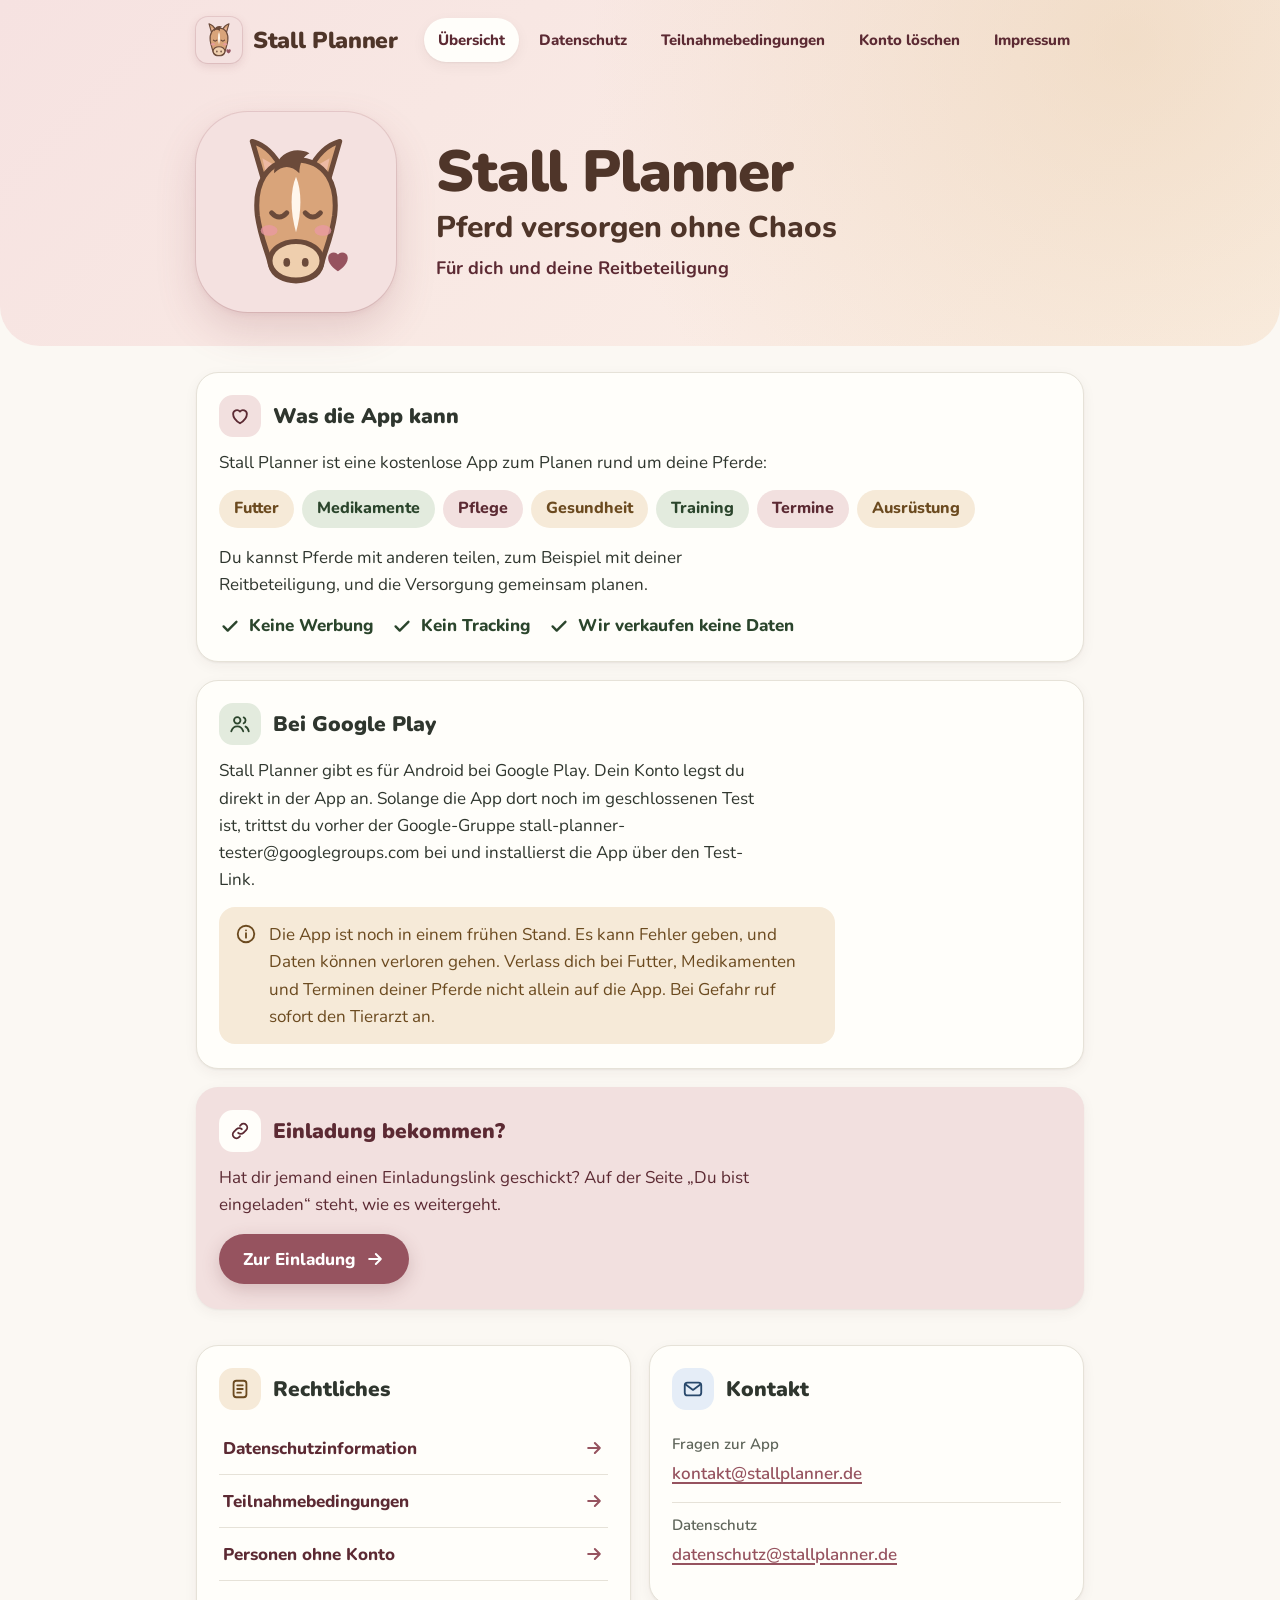
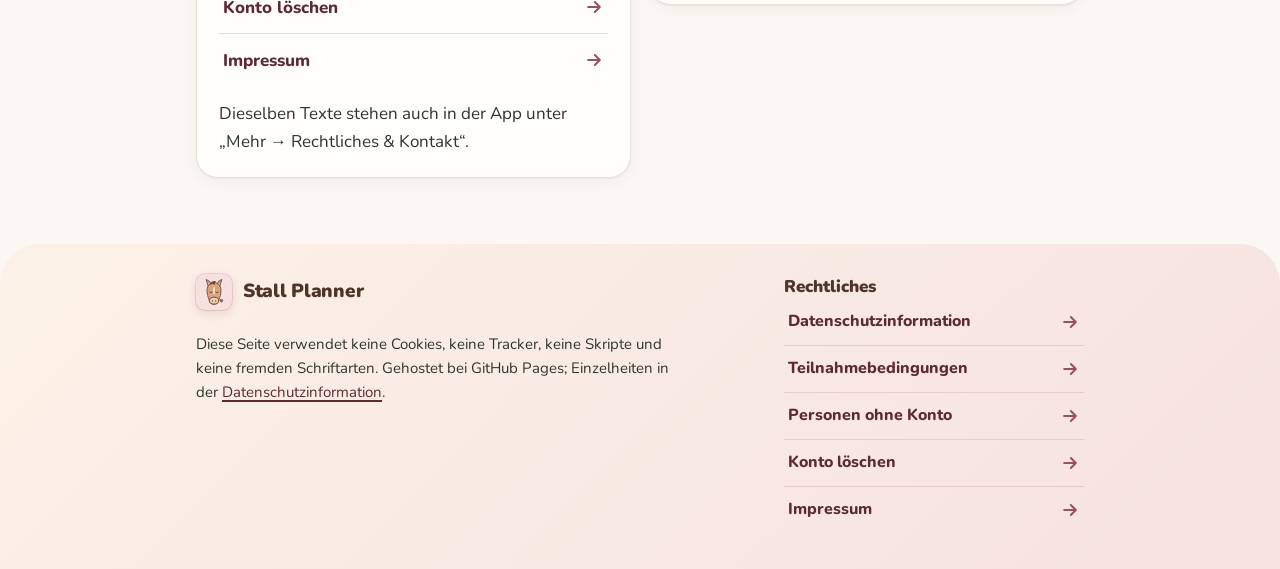
<file: index.html>
<!doctype html>
<html lang="de">
<head>
<meta charset="utf-8">
<meta name="viewport" content="width=device-width,initial-scale=1">
<meta http-equiv="Content-Security-Policy" content="default-src 'none'; style-src 'self'; font-src 'self'; img-src 'self'; base-uri 'none'; form-action 'none'">
<meta name="referrer" content="no-referrer">
<meta name="robots" content="noindex">
<meta name="color-scheme" content="light dark">
<meta name="theme-color" content="#f6e2e1" media="(prefers-color-scheme: light)">
<meta name="theme-color" content="#33262a" media="(prefers-color-scheme: dark)">
<title>Stall Planner – Pferd versorgen ohne Chaos</title>
<meta name="description" content="Die kostenlose App für dich und deine Reitbeteiligung: Futter, Medikamente, Pflege und Termine deiner Pferde gemeinsam planen.">
<meta property="og:type" content="website">
<meta property="og:site_name" content="Stall Planner">
<meta property="og:title" content="Stall Planner – Pferd versorgen ohne Chaos">
<meta property="og:description" content="Die kostenlose App für dich und deine Reitbeteiligung: Futter, Medikamente, Pflege und Termine deiner Pferde gemeinsam planen.">
<meta property="og:url" content="https://stallplanner.de/">
<meta property="og:image" content="https://stallplanner.de/assets/og-image.png">
<meta property="og:image:width" content="1200">
<meta property="og:image:height" content="630">
<meta property="og:image:alt" content="Pferdekopf-Logo von Stall Planner mit dem Schriftzug „Stall Planner“ und „Pferd versorgen ohne Chaos“">
<meta property="og:locale" content="de_DE">
<meta name="twitter:card" content="summary_large_image">
<link rel="icon" href="/favicon.ico" sizes="any">
<link rel="icon" href="/assets/favicon.svg" type="image/svg+xml">
<link rel="apple-touch-icon" href="/apple-touch-icon.png">
<link rel="icon" href="/assets/favicon.svg" type="image/svg+xml">
<link rel="preload" href="/fonts/nunito-latin.woff2" as="font" type="font/woff2" crossorigin>
<link rel="stylesheet" href="/assets/style.css">
</head>
<body>
<a class="skip" href="#inhalt">Zum Inhalt springen</a>
<div class="top">
<header class="bar">
<a class="brand" href="index.html"><span class="tile"><img src="/assets/logo.svg" alt="" width="76" height="94"></span>Stall Planner</a>
<nav class="site" aria-label="Seiten"><ul><li><a href="index.html" aria-current="page">Übersicht</a></li><li><a href="datenschutz.html">Datenschutz</a></li><li><a href="bedingungen.html">Teilnahmebedingungen</a></li><li><a href="konto-loeschen.html">Konto löschen</a></li><li><a href="impressum.html">Impressum</a></li></ul></nav>
<a class="jump" href="#seiten">Rechtliches<svg viewBox="0 0 24 24" aria-hidden="true" focusable="false"><path d="M12 5v14M6 13l6 6 6-6"/></svg></a>
</header>
<section class="hero" aria-labelledby="titel">
<span class="tile big"><img src="/assets/logo.svg" alt="" width="76" height="94"></span>
<div>
<h1 id="titel">Stall Planner</h1>
<p class="tag">Pferd versorgen ohne Chaos</p>
<p class="sub">Für dich und deine Reitbeteiligung</p>
</div>
</section>
</div>
<main id="inhalt">
<section class="card" aria-labelledby="was">
<h2 id="was"><span class="ico rose"><svg viewBox="0 0 24 24" aria-hidden="true" focusable="false"><path d="M12 20s-7.5-4.6-7.5-10.2A4.2 4.2 0 0 1 12 7.2a4.2 4.2 0 0 1 7.5 2.6C19.5 15.4 12 20 12 20z"/></svg></span>Was die App kann</h2>
<p>Stall Planner ist eine kostenlose App zum Planen rund um deine Pferde:</p>
<ul class="chips"><li>Futter</li><li>Medikamente</li><li>Pflege</li><li>Gesundheit</li><li>Training</li><li>Termine</li><li>Ausrüstung</li></ul>
<p>Du kannst Pferde mit anderen teilen, zum Beispiel mit deiner Reitbeteiligung, und die Versorgung gemeinsam planen.</p>
<ul class="checks" aria-label="Versprochen"><li><svg viewBox="0 0 24 24" aria-hidden="true" focusable="false"><path d="M5 12.5l4.5 4.5L19 7.5"/></svg>Keine Werbung</li><li><svg viewBox="0 0 24 24" aria-hidden="true" focusable="false"><path d="M5 12.5l4.5 4.5L19 7.5"/></svg>Kein Tracking</li><li><svg viewBox="0 0 24 24" aria-hidden="true" focusable="false"><path d="M5 12.5l4.5 4.5L19 7.5"/></svg>Wir verkaufen keine Daten</li></ul>
</section>

<section class="card" aria-labelledby="google-play">
<h2 id="google-play"><span class="ico sage"><svg viewBox="0 0 24 24" aria-hidden="true" focusable="false"><circle cx="9" cy="8" r="3.5"/><path d="M2.5 20c1-3.5 3.5-5.5 6.5-5.5s5.5 2 6.5 5.5"/><path d="M16 4.8a3.5 3.5 0 0 1 0 6.4M18 14.8c1.8.8 3 2.6 3.5 5.2"/></svg></span>Bei Google Play</h2>
<p>Stall Planner gibt es für Android bei Google Play. Dein Konto legst du direkt in der App an. Solange die App dort noch im geschlossenen Test ist, trittst du vorher der Google-Gruppe stall-planner-tester@googlegroups.com bei und installierst die App über den Test-Link.</p>
<div class="note" role="note"><svg viewBox="0 0 24 24" aria-hidden="true" focusable="false"><circle cx="12" cy="12" r="9"/><path d="M12 11v5M12 8h.01"/></svg><p>Die App ist noch in einem frühen Stand. Es kann Fehler geben, und Daten können verloren gehen. Verlass dich bei Futter, Medikamenten und Terminen deiner Pferde nicht allein auf die App. Bei Gefahr ruf sofort den Tierarzt an.</p></div>
</section>

<section class="card rose" aria-labelledby="einladung">
<h2 id="einladung"><span class="ico rose"><svg viewBox="0 0 24 24" aria-hidden="true" focusable="false"><path d="M10 14a4 4 0 0 0 5.7 0l3-3a4 4 0 0 0-5.7-5.7l-1 1"/><path d="M14 10a4 4 0 0 0-5.7 0l-3 3a4 4 0 0 0 5.7 5.7l1-1"/></svg></span>Einladung bekommen?</h2>
<p>Hat dir jemand einen Einladungslink geschickt? Auf der Seite „Du bist eingeladen“ steht, wie es weitergeht.</p>
<a class="btn" href="einladung.html">Zur Einladung<svg viewBox="0 0 24 24" aria-hidden="true" focusable="false"><path d="M5 12h14M13 6l6 6-6 6"/></svg></a>
</section>

<div class="two">
<section class="card" aria-labelledby="rechtliches">
<h2 id="rechtliches"><span class="ico sand"><svg viewBox="0 0 24 24" aria-hidden="true" focusable="false"><rect x="5" y="3" width="14" height="18" rx="3"/><path d="M9 8h6M9 12h6M9 16h4"/></svg></span>Rechtliches</h2>
<ul class="rows">
<li><a href="datenschutz.html"><span>Datenschutzinformation</span><svg viewBox="0 0 24 24" aria-hidden="true" focusable="false"><path d="M5 12h14M13 6l6 6-6 6"/></svg></a></li>
<li><a href="bedingungen.html"><span>Teilnahmebedingungen</span><svg viewBox="0 0 24 24" aria-hidden="true" focusable="false"><path d="M5 12h14M13 6l6 6-6 6"/></svg></a></li>
<li><a href="personen-ohne-konto.html"><span>Personen ohne Konto</span><svg viewBox="0 0 24 24" aria-hidden="true" focusable="false"><path d="M5 12h14M13 6l6 6-6 6"/></svg></a></li>
<li><a href="konto-loeschen.html"><span>Konto löschen</span><svg viewBox="0 0 24 24" aria-hidden="true" focusable="false"><path d="M5 12h14M13 6l6 6-6 6"/></svg></a></li>
<li><a href="impressum.html"><span>Impressum</span><svg viewBox="0 0 24 24" aria-hidden="true" focusable="false"><path d="M5 12h14M13 6l6 6-6 6"/></svg></a></li>
</ul>
<p>Dieselben Texte stehen auch in der App unter „Mehr → Rechtliches &amp; Kontakt“.</p>
</section>
<section class="card" aria-labelledby="kontakt">
<h2 id="kontakt"><span class="ico info"><svg viewBox="0 0 24 24" aria-hidden="true" focusable="false"><rect x="3" y="5" width="18" height="14" rx="3"/><path d="M4 7l8 6 8-6"/></svg></span>Kontakt</h2>
<dl class="kv">
<div><dt>Fragen zur App</dt><dd><a href="mailto:kontakt@stallplanner.de">kontakt@stallplanner.de</a></dd></div>
<div><dt>Datenschutz</dt><dd><a href="mailto:datenschutz@stallplanner.de">datenschutz@stallplanner.de</a></dd></div>
</dl>
</section>
</div>
</main>
<footer>
<div class="foot">
<a class="brand" href="index.html"><span class="tile"><img src="/assets/logo.svg" alt="" width="76" height="94"></span>Stall Planner</a>
<nav class="pages" id="seiten" aria-labelledby="seiten-titel">
<h2 id="seiten-titel">Rechtliches</h2>
<ul class="rows">
<li><a href="datenschutz.html"><span>Datenschutzinformation</span><svg viewBox="0 0 24 24" aria-hidden="true" focusable="false"><path d="M5 12h14M13 6l6 6-6 6"/></svg></a></li>
<li><a href="bedingungen.html"><span>Teilnahmebedingungen</span><svg viewBox="0 0 24 24" aria-hidden="true" focusable="false"><path d="M5 12h14M13 6l6 6-6 6"/></svg></a></li>
<li><a href="personen-ohne-konto.html"><span>Personen ohne Konto</span><svg viewBox="0 0 24 24" aria-hidden="true" focusable="false"><path d="M5 12h14M13 6l6 6-6 6"/></svg></a></li>
<li><a href="konto-loeschen.html"><span>Konto löschen</span><svg viewBox="0 0 24 24" aria-hidden="true" focusable="false"><path d="M5 12h14M13 6l6 6-6 6"/></svg></a></li>
<li><a href="impressum.html"><span>Impressum</span><svg viewBox="0 0 24 24" aria-hidden="true" focusable="false"><path d="M5 12h14M13 6l6 6-6 6"/></svg></a></li>
</ul>
</nav>
<p class="quiet">Diese Seite verwendet keine Cookies, keine Tracker, keine Skripte und keine fremden Schriftarten. Gehostet bei GitHub Pages; Einzelheiten in der <a href="datenschutz.html">Datenschutzinformation</a>.</p>
</div>
</footer>
</body>
</html>
</file>
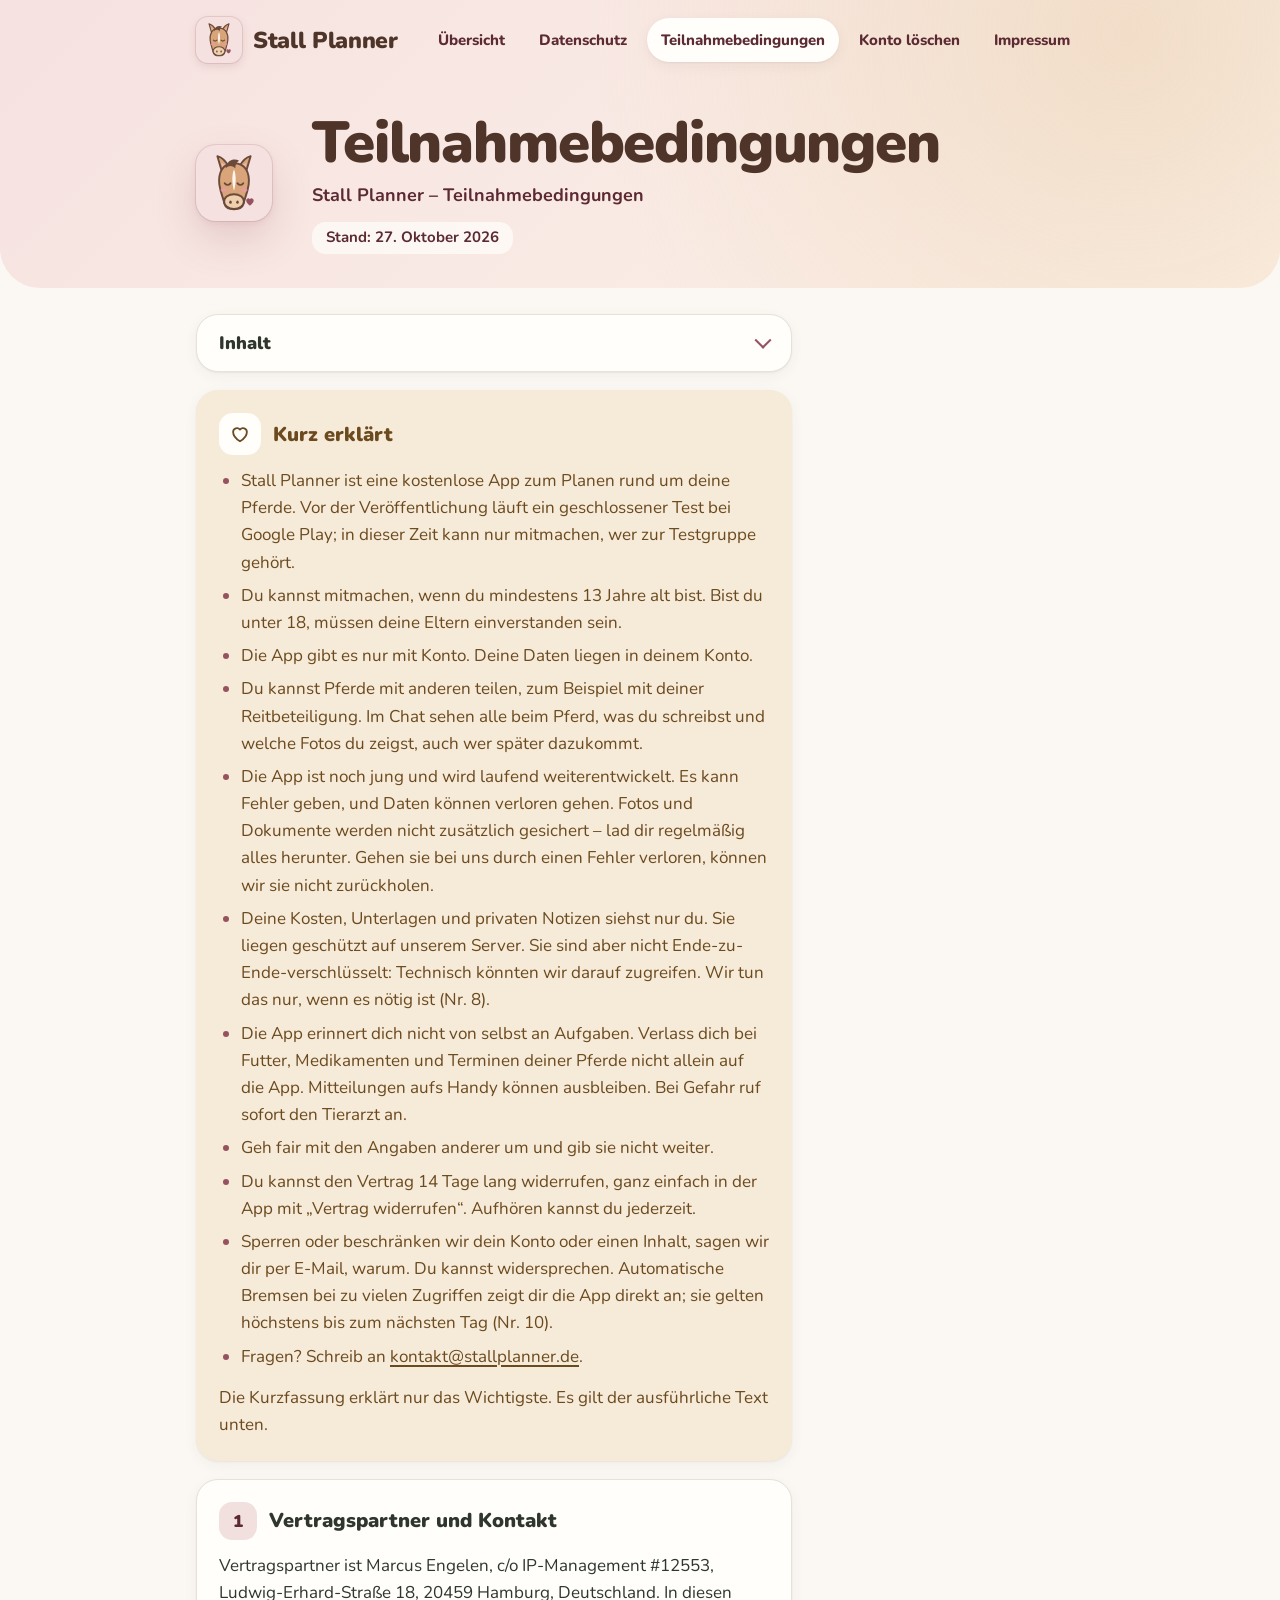
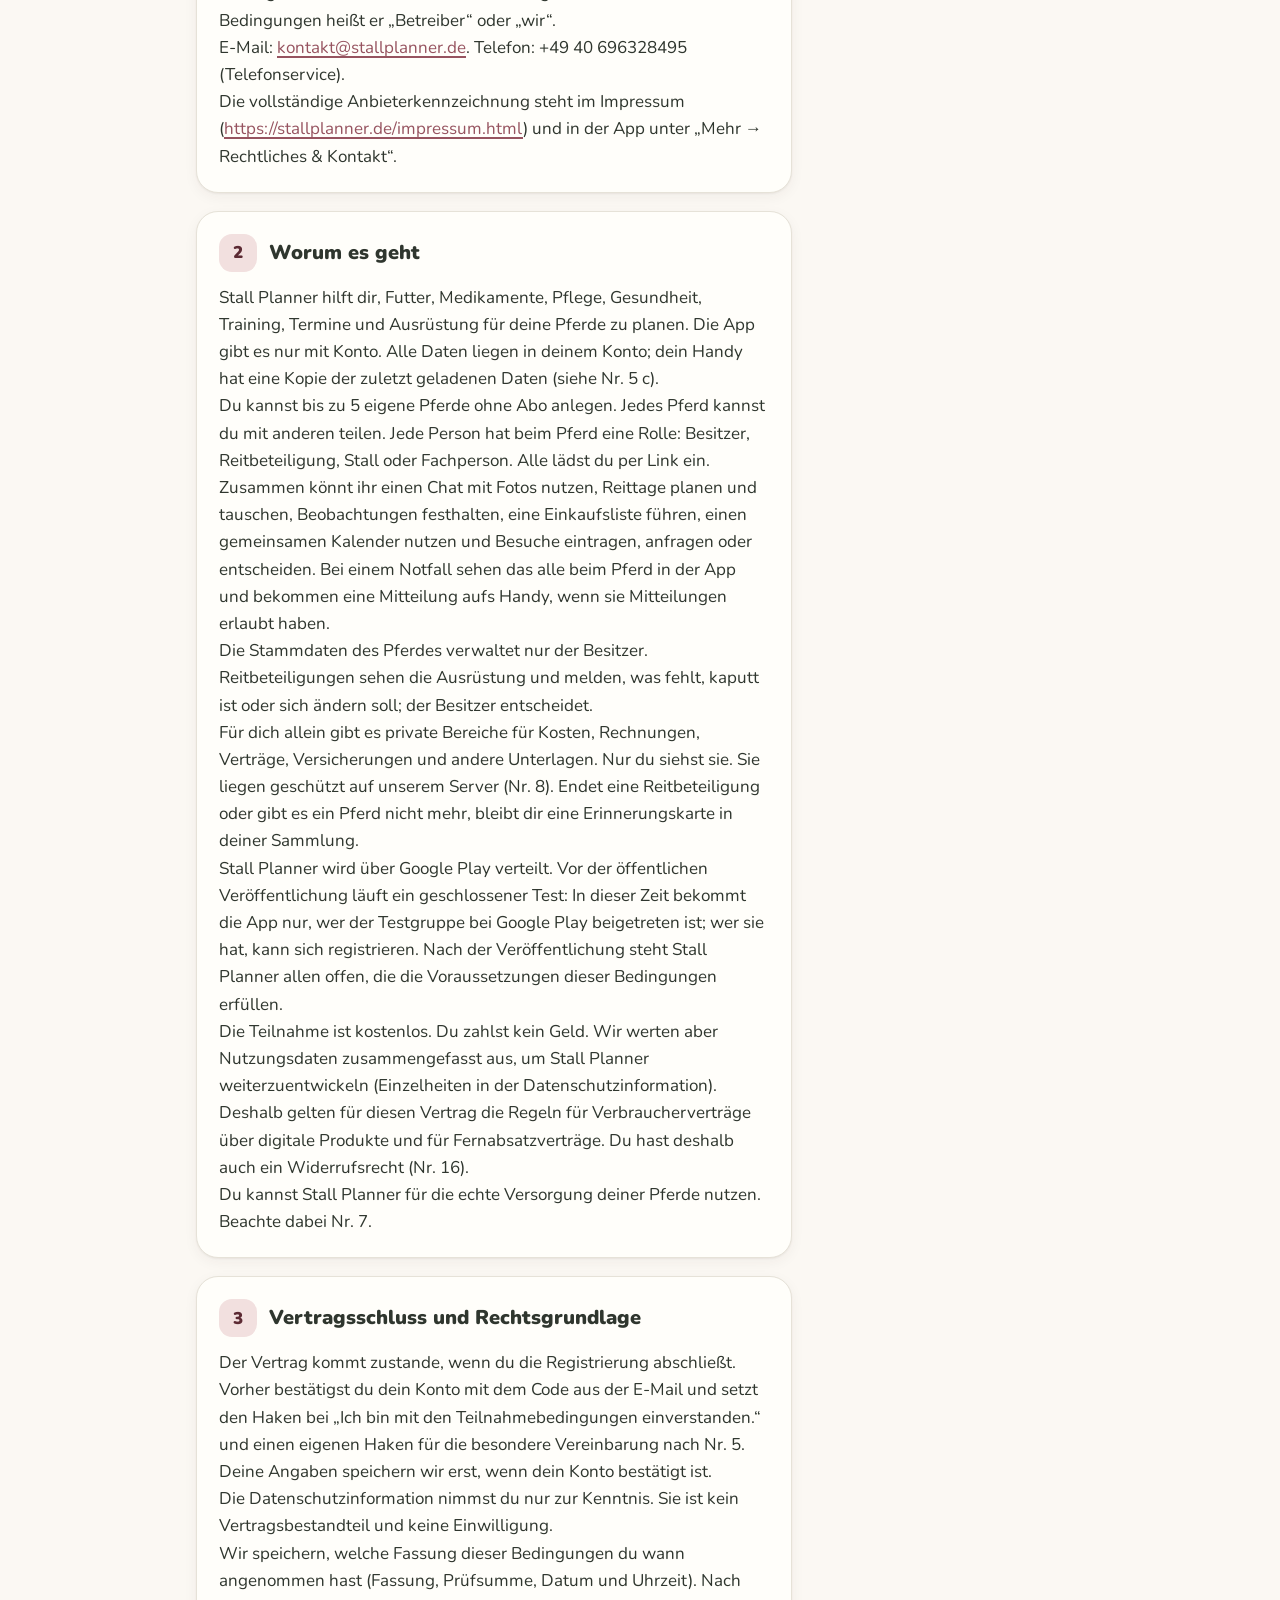
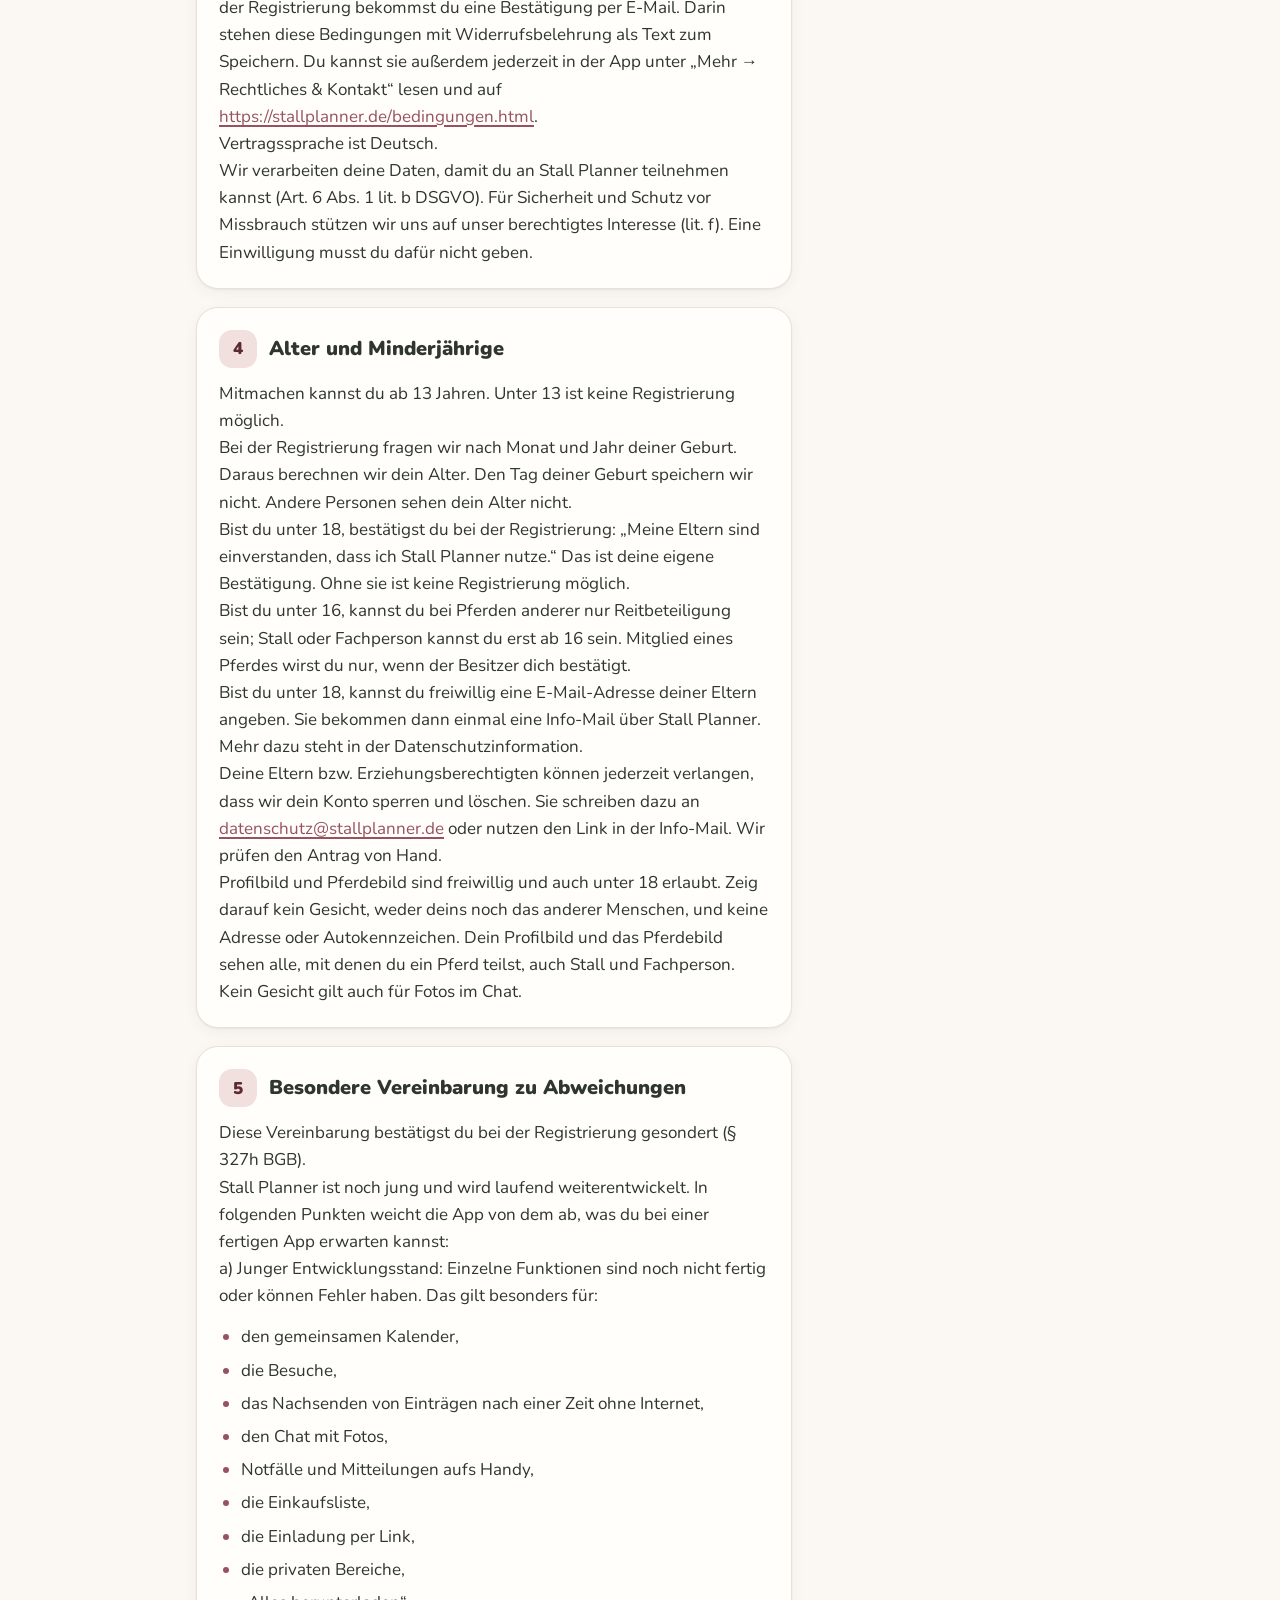
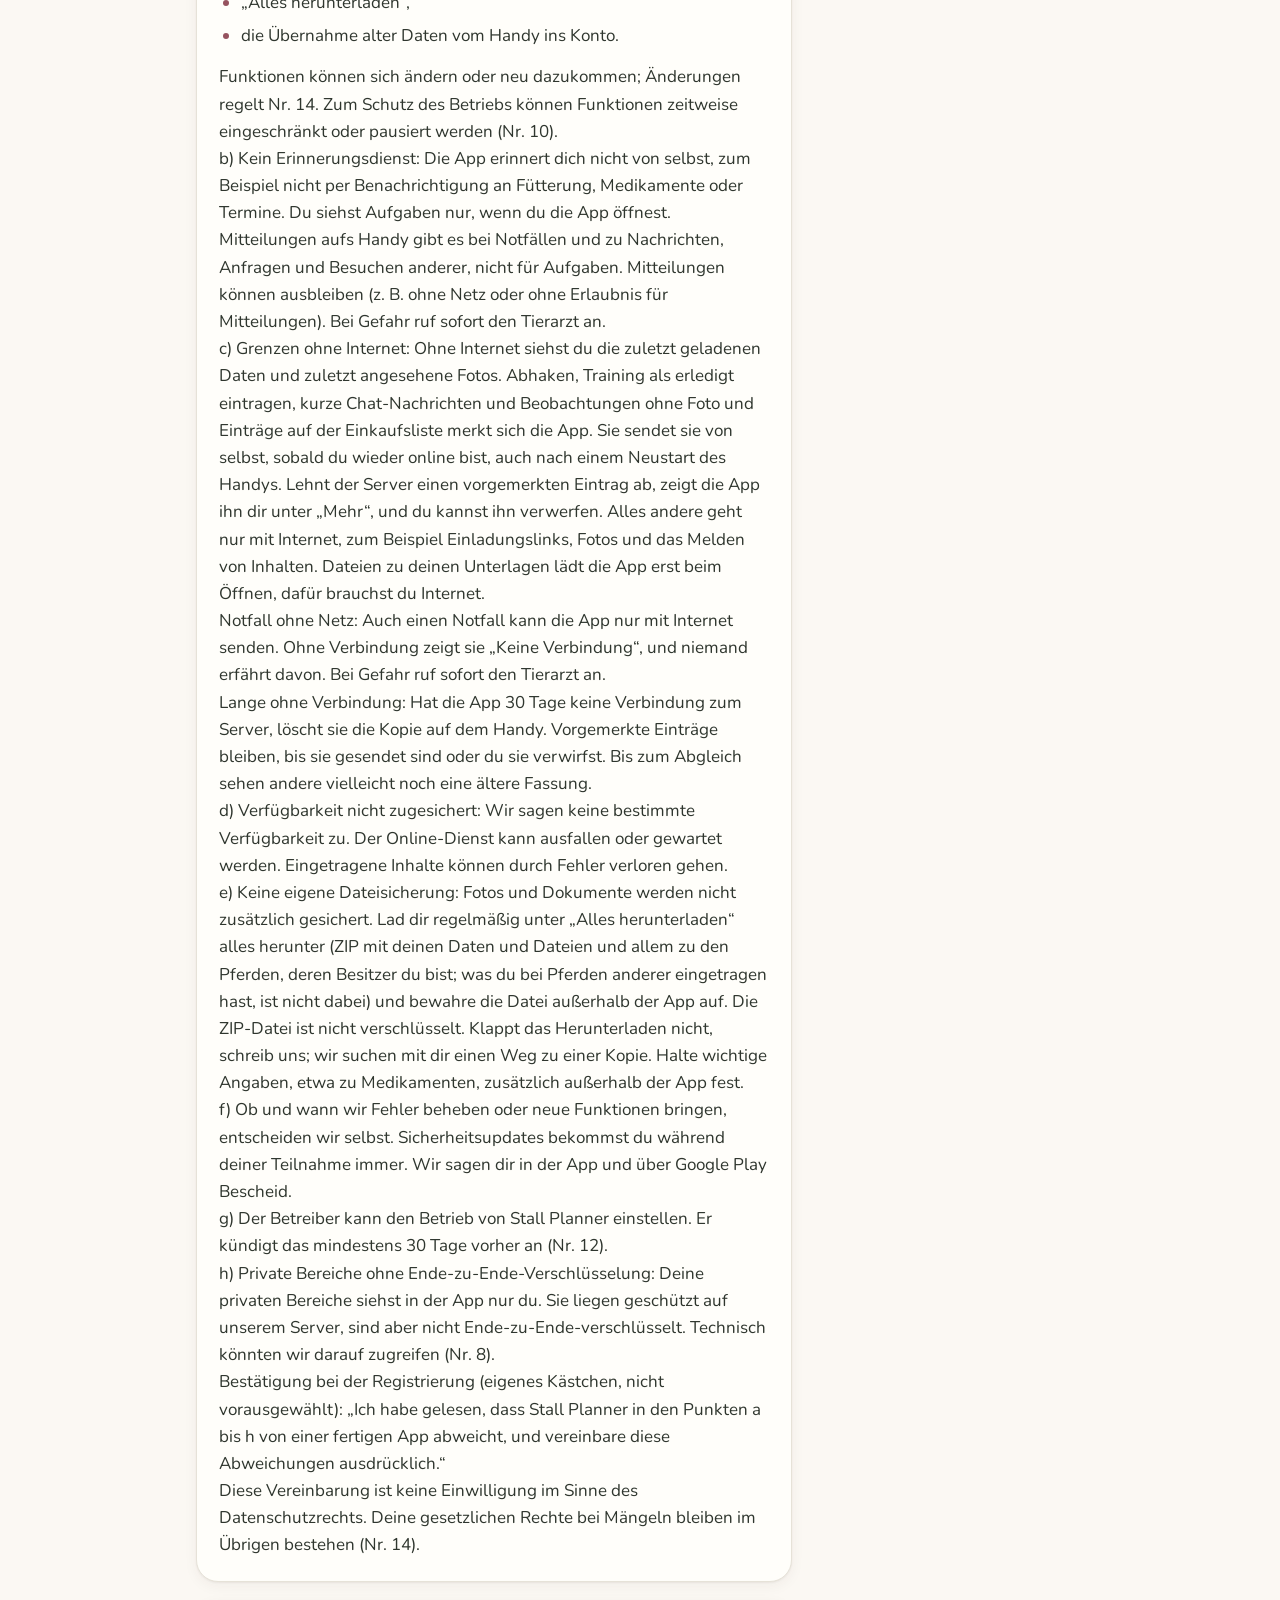
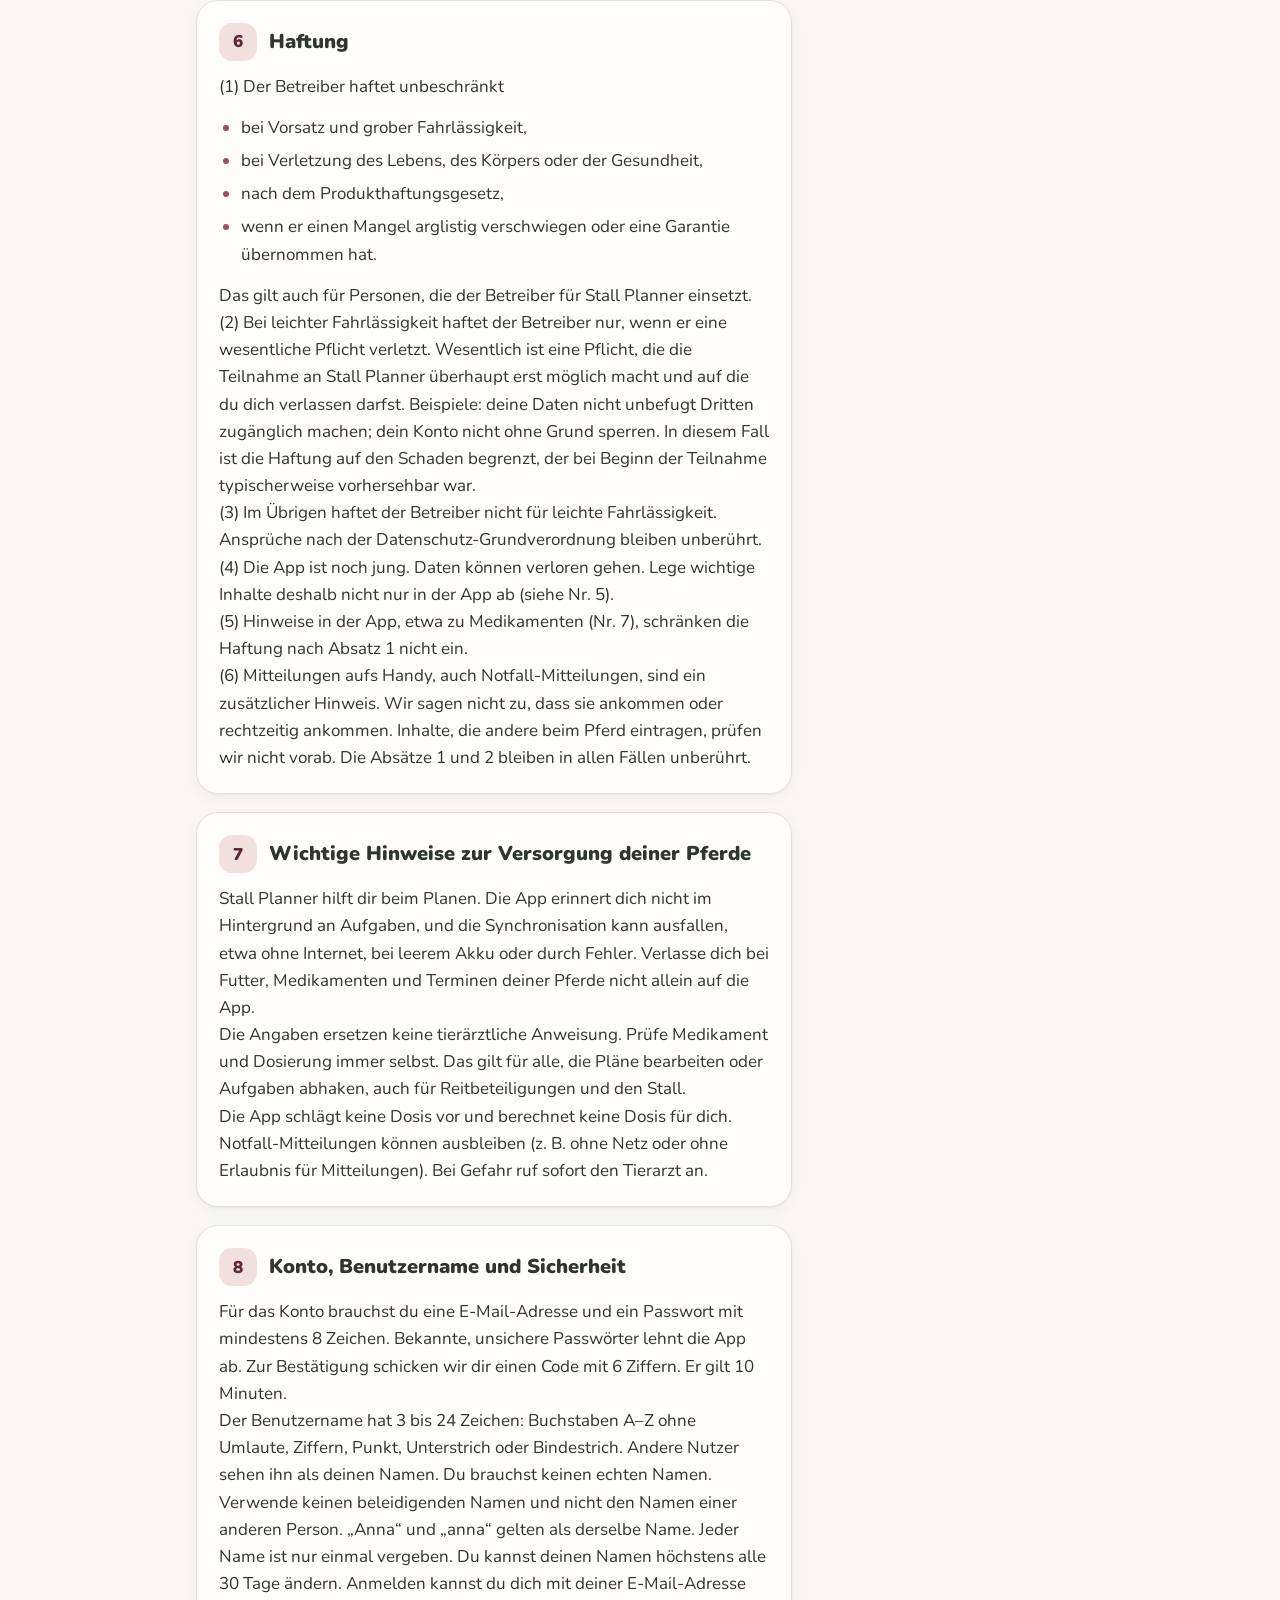
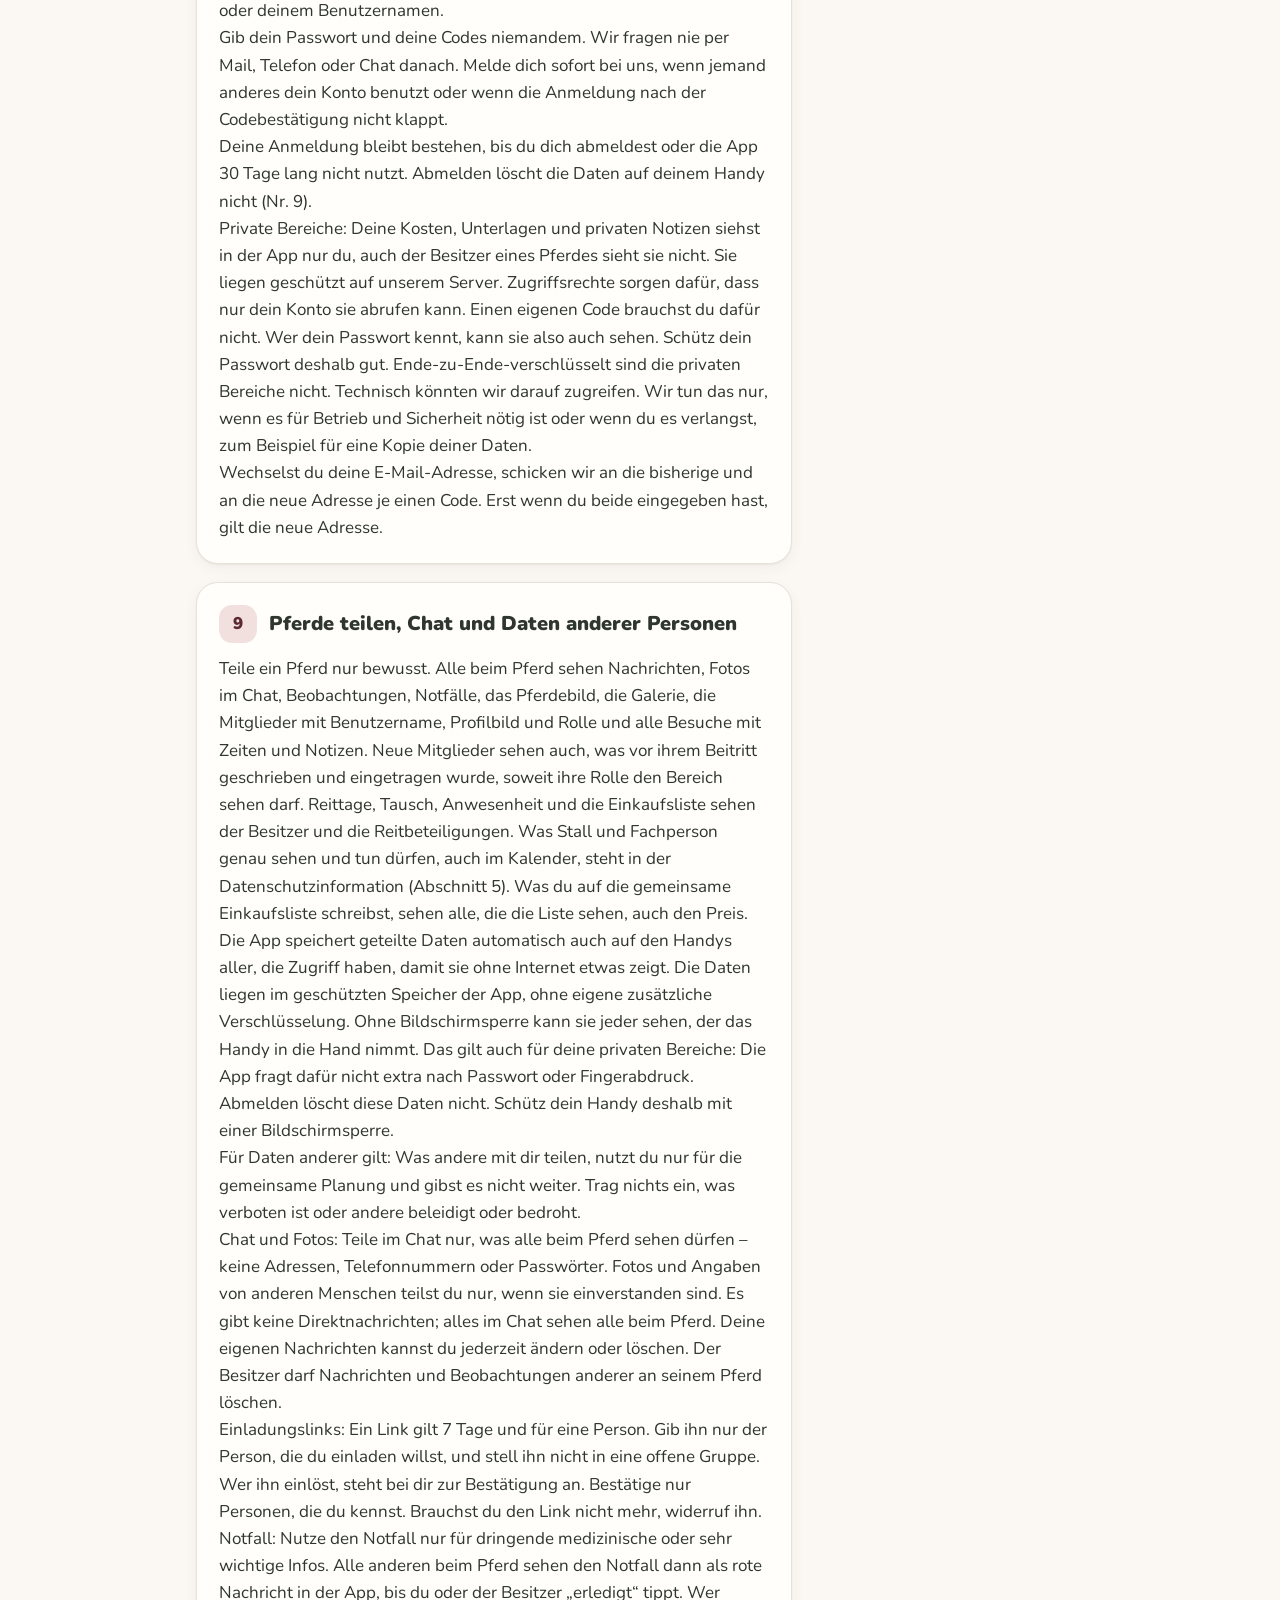
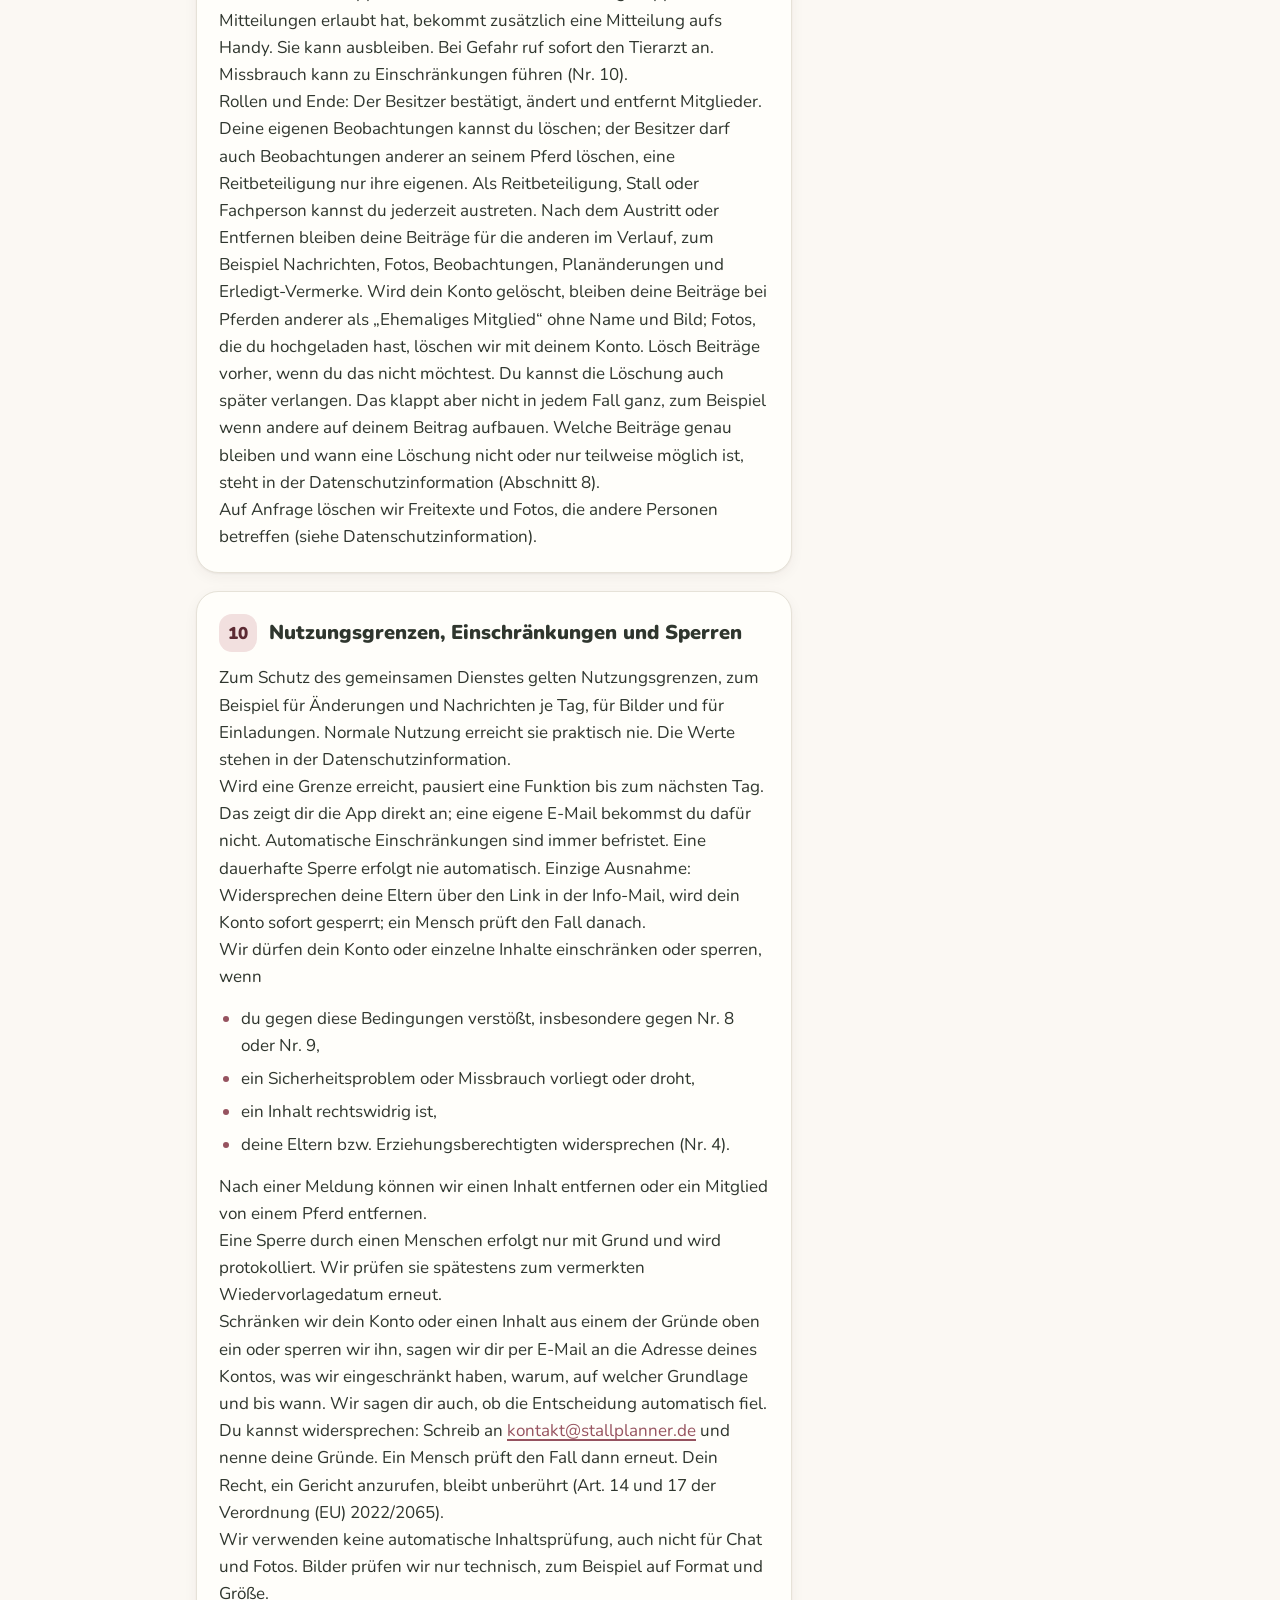
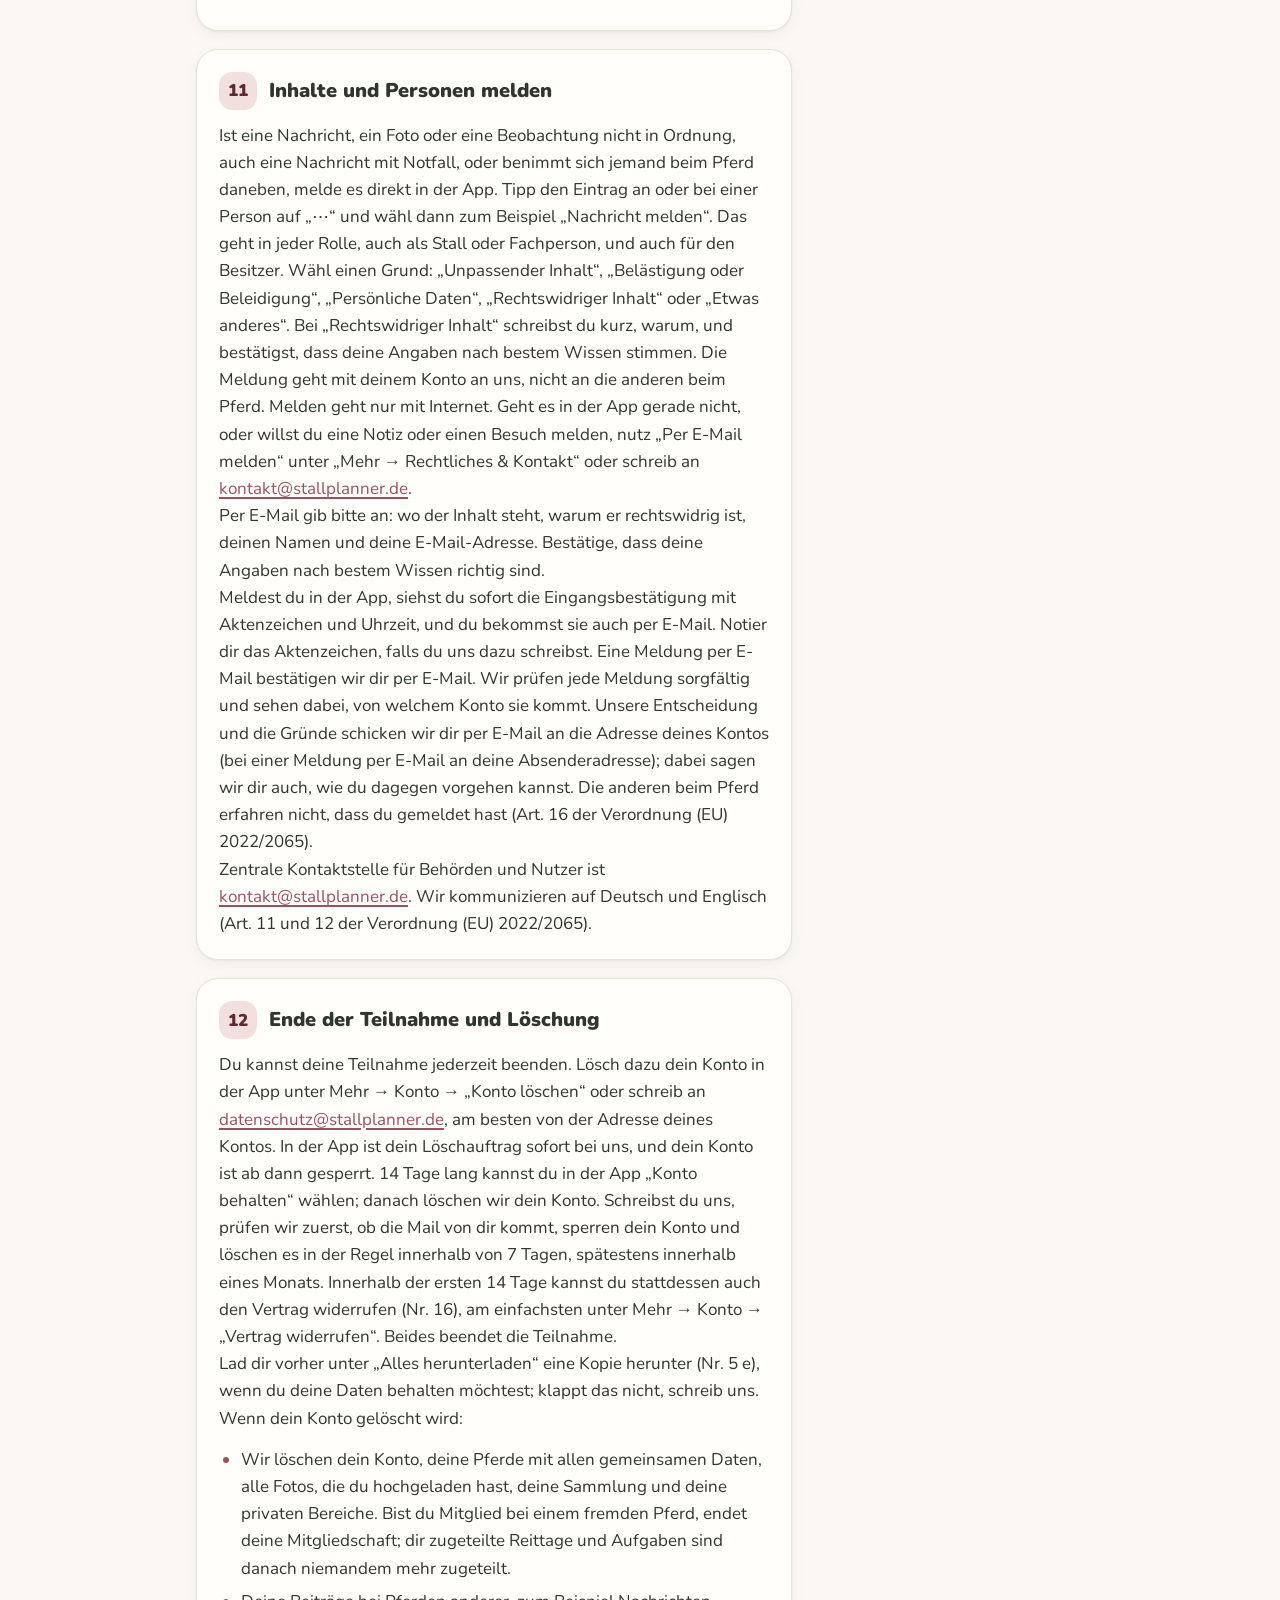
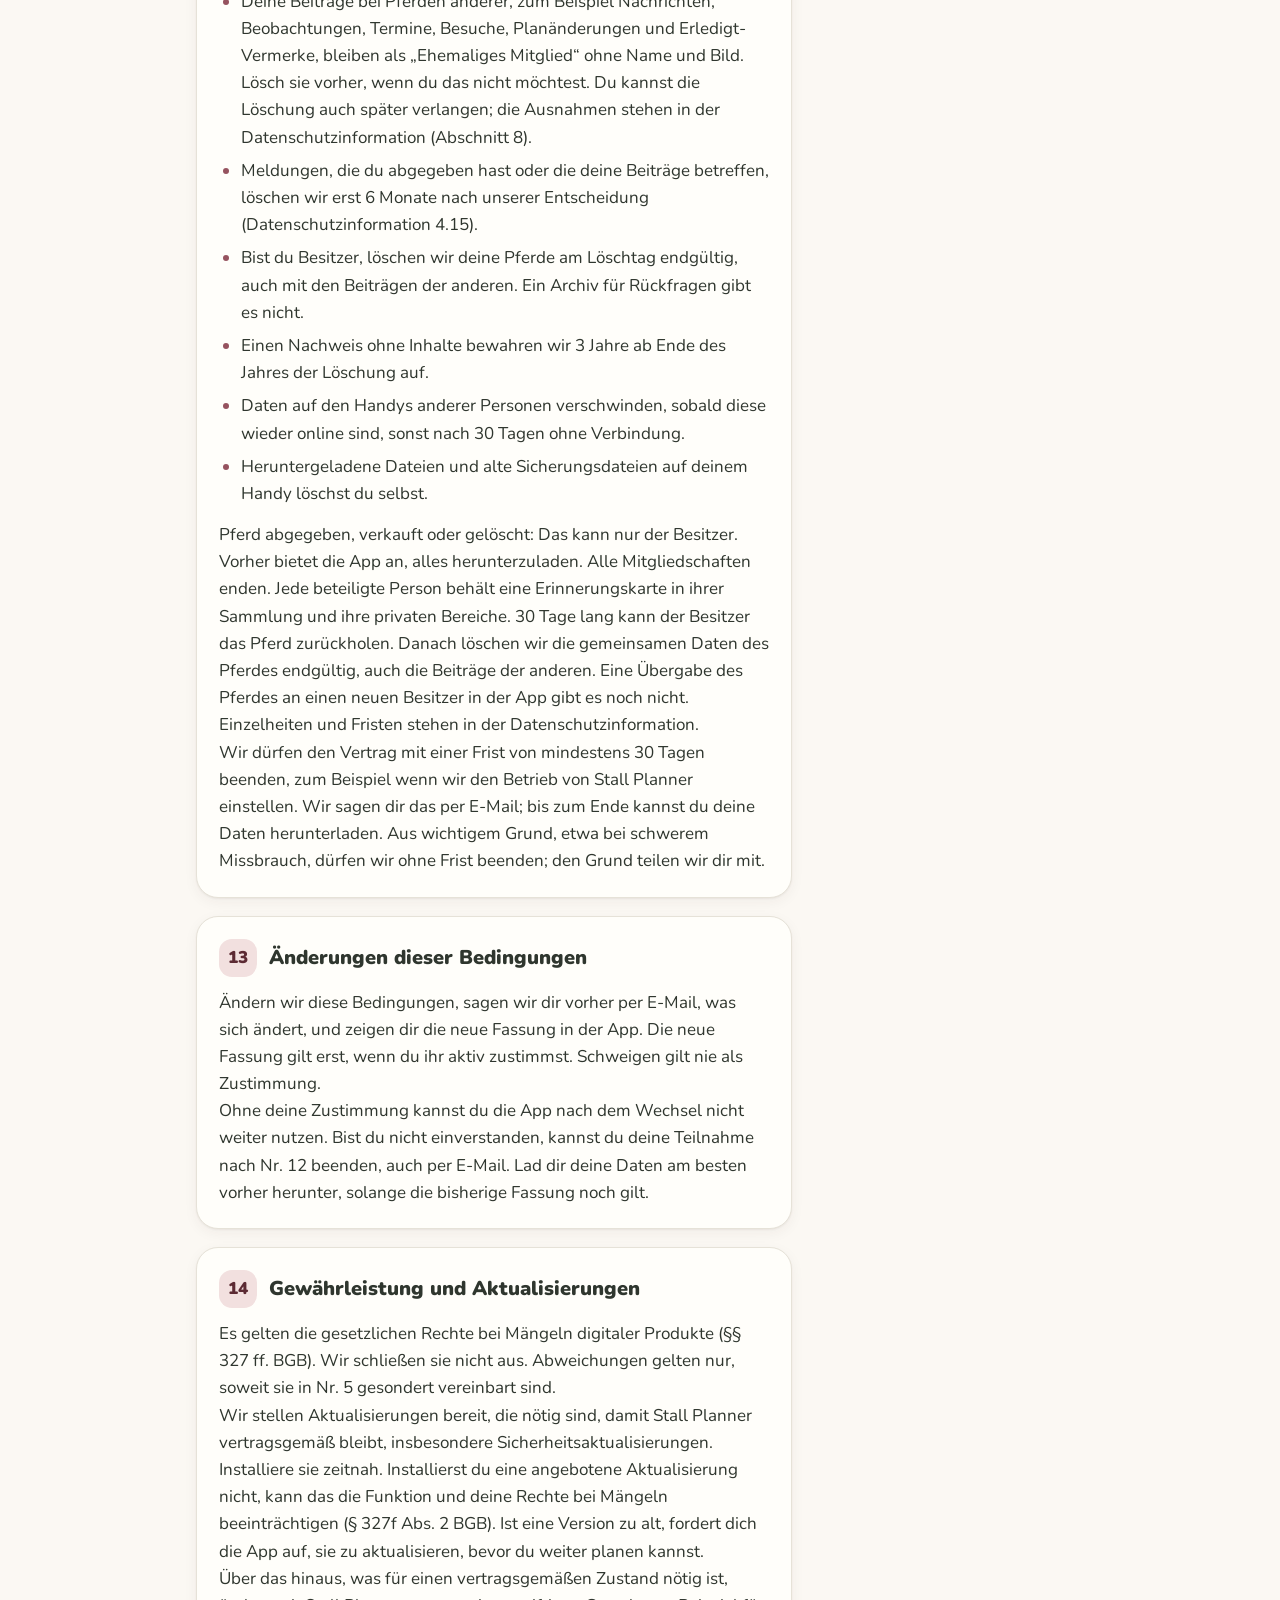
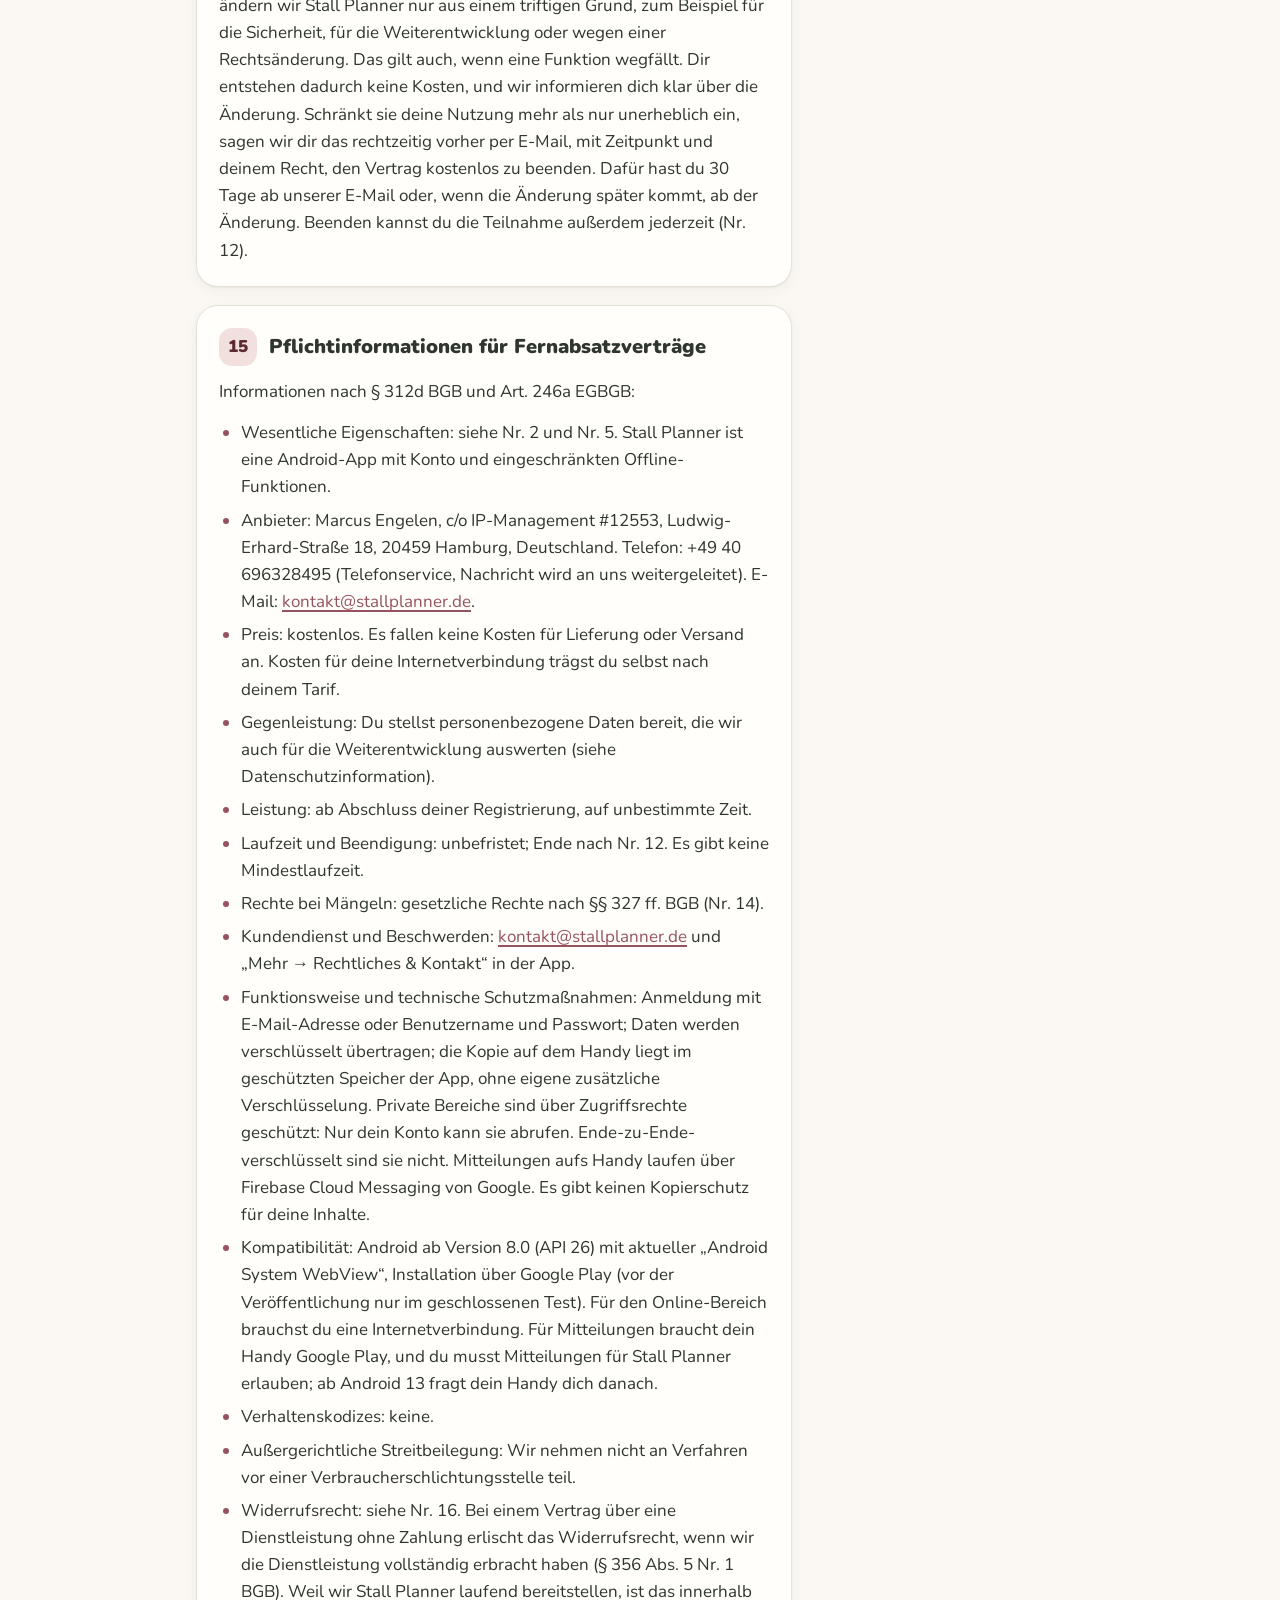
<file: bedingungen.html>
<!doctype html>
<html lang="de">
<head>
<meta charset="utf-8">
<meta name="viewport" content="width=device-width,initial-scale=1">
<meta http-equiv="Content-Security-Policy" content="default-src 'none'; style-src 'self'; font-src 'self'; img-src 'self'; base-uri 'none'; form-action 'none'">
<meta name="referrer" content="no-referrer">
<meta name="robots" content="noindex">
<meta name="color-scheme" content="light dark">
<meta name="theme-color" content="#f6e2e1" media="(prefers-color-scheme: light)">
<meta name="theme-color" content="#33262a" media="(prefers-color-scheme: dark)">
<title>Teilnahmebedingungen – Stall Planner</title>
<meta name="description" content="Unter welchen Bedingungen du beim geschlossenen Test von Stall Planner mitmachst.">
<meta property="og:type" content="website">
<meta property="og:site_name" content="Stall Planner">
<meta property="og:title" content="Teilnahmebedingungen – Stall Planner">
<meta property="og:description" content="Unter welchen Bedingungen du beim geschlossenen Test von Stall Planner mitmachst.">
<meta property="og:url" content="https://stallplanner.de/bedingungen.html">
<meta property="og:image" content="https://stallplanner.de/assets/og-image.png">
<meta property="og:image:width" content="1200">
<meta property="og:image:height" content="630">
<meta property="og:image:alt" content="Pferdekopf-Logo von Stall Planner mit dem Schriftzug „Stall Planner“ und „Pferd versorgen ohne Chaos“">
<meta property="og:locale" content="de_DE">
<meta name="twitter:card" content="summary_large_image">
<link rel="icon" href="/favicon.ico" sizes="any">
<link rel="icon" href="/assets/favicon.svg" type="image/svg+xml">
<link rel="apple-touch-icon" href="/apple-touch-icon.png">
<link rel="icon" href="/assets/favicon.svg" type="image/svg+xml">
<link rel="preload" href="/fonts/nunito-latin.woff2" as="font" type="font/woff2" crossorigin>
<link rel="stylesheet" href="/assets/style.css">
</head>
<body>
<a class="skip" href="#inhalt">Zum Inhalt springen</a>
<div class="top">
<header class="bar">
<a class="brand" href="index.html"><span class="tile"><img src="/assets/logo.svg" alt="" width="76" height="94"></span>Stall Planner</a>
<nav class="site" aria-label="Seiten"><ul><li><a href="index.html">Übersicht</a></li><li><a href="datenschutz.html">Datenschutz</a></li><li><a href="bedingungen.html" aria-current="page">Teilnahmebedingungen</a></li><li><a href="konto-loeschen.html">Konto löschen</a></li><li><a href="impressum.html">Impressum</a></li></ul></nav>
<a class="jump" href="#seiten">Rechtliches<svg viewBox="0 0 24 24" aria-hidden="true" focusable="false"><path d="M12 5v14M6 13l6 6 6-6"/></svg></a>
</header>
<section class="hero" aria-labelledby="titel"><span class="tile small"><img src="/assets/logo.svg" alt="" width="76" height="94"></span><div><h1 id="titel">Teilnahme&shy;bedingungen</h1><p class="sub">Stall Planner – Teilnahmebedingungen</p><p class="stand">Stand: 27. Oktober 2026</p></div></section>
</div>
<main id="inhalt">
<div class="read legal">
<details class="card toc-card"><summary>Inhalt</summary><ol class="toc"><li><a href="#kurz-erklärt"><span class="soft">KURZ ERKLÄRT</span></a></li><li><a href="#1-vertragspartner-und-kontakt">1. Vertragspartner und Kontakt</a></li><li><a href="#2-worum-es-geht">2. Worum es geht</a></li><li><a href="#3-vertragsschluss-und-rechtsgrundlage">3. Vertragsschluss und Rechtsgrundlage</a></li><li><a href="#4-alter-und-minderjährige">4. Alter und Minderjährige</a></li><li><a href="#5-besondere-vereinbarung-zu-abweichungen">5. Besondere Vereinbarung zu Abweichungen</a></li><li><a href="#6-haftung">6. Haftung</a></li><li><a href="#7-wichtige-hinweise-zur-versorgung-deiner-pferde">7. Wichtige Hinweise zur Versorgung deiner Pferde</a></li><li><a href="#8-konto-benutzername-und-sicherheit">8. Konto, Benutzername und Sicherheit</a></li><li><a href="#9-pferde-teilen-chat-und-daten-anderer-personen">9. Pferde teilen, Chat und Daten anderer Personen</a></li><li><a href="#10-nutzungsgrenzen-einschränkungen-und-sperren">10. Nutzungsgrenzen, Einschränkungen und Sperren</a></li><li><a href="#11-inhalte-und-personen-melden">11. Inhalte und Personen melden</a></li><li><a href="#12-ende-der-teilnahme-und-löschung">12. Ende der Teilnahme und Löschung</a></li><li><a href="#13-änderungen-dieser-bedingungen">13. Änderungen dieser Bedingungen</a></li><li><a href="#14-gewährleistung-und-aktualisierungen">14. Gewährleistung und Aktualisierungen</a></li><li><a href="#15-pflichtinformationen-für-fernabsatzverträge">15. Pflichtinformationen für Fernabsatzverträge</a></li><li><a href="#16-widerrufsbelehrung">16. Widerrufsbelehrung</a></li><li><a href="#17-schlussbestimmungen">17. Schlussbestimmungen</a></li></ol></details>
<section class="card sand" aria-labelledby="kurz-erklärt"><h2 id="kurz-erklärt"><span class="ico sand"><svg viewBox="0 0 24 24" aria-hidden="true" focusable="false"><path d="M12 20s-7.5-4.6-7.5-10.2A4.2 4.2 0 0 1 12 7.2a4.2 4.2 0 0 1 7.5 2.6C19.5 15.4 12 20 12 20z"/></svg></span><span class="soft">KURZ ERKLÄRT</span></h2>
<ul>
<li>Stall Planner ist eine kostenlose App zum Planen rund um deine Pferde. Vor der Veröffentlichung läuft ein geschlossener Test bei Google Play; in dieser Zeit kann nur mitmachen, wer zur Testgruppe gehört.</li>
<li>Du kannst mitmachen, wenn du mindestens 13 Jahre alt bist. Bist du unter 18, müssen deine Eltern einverstanden sein.</li>
<li>Die App gibt es nur mit Konto. Deine Daten liegen in deinem Konto.</li>
<li>Du kannst Pferde mit anderen teilen, zum Beispiel mit deiner Reitbeteiligung. Im Chat sehen alle beim Pferd, was du schreibst und welche Fotos du zeigst, auch wer später dazukommt.</li>
<li>Die App ist noch jung und wird laufend weiterentwickelt. Es kann Fehler geben, und Daten können verloren gehen. Fotos und Dokumente werden nicht zusätzlich gesichert – lad dir regelmäßig alles herunter. Gehen sie bei uns durch einen Fehler verloren, können wir sie nicht zurückholen.</li>
<li>Deine Kosten, Unterlagen und privaten Notizen siehst nur du. Sie liegen geschützt auf unserem Server. Sie sind aber nicht Ende-zu-Ende-verschlüsselt: Technisch könnten wir darauf zugreifen. Wir tun das nur, wenn es nötig ist (Nr. 8).</li>
<li>Die App erinnert dich nicht von selbst an Aufgaben. Verlass dich bei Futter, Medikamenten und Terminen deiner Pferde nicht allein auf die App. Mitteilungen aufs Handy können ausbleiben. Bei Gefahr ruf sofort den Tierarzt an.</li>
<li>Geh fair mit den Angaben anderer um und gib sie nicht weiter.</li>
<li>Du kannst den Vertrag 14 Tage lang widerrufen, ganz einfach in der App mit „Vertrag widerrufen“. Aufhören kannst du jederzeit.</li>
<li>Sperren oder beschränken wir dein Konto oder einen Inhalt, sagen wir dir per E-Mail, warum. Du kannst widersprechen. Automatische Bremsen bei zu vielen Zugriffen zeigt dir die App direkt an; sie gelten höchstens bis zum nächsten Tag (Nr. 10).</li>
<li>Fragen? Schreib an <a href="mailto:kontakt@stallplanner.de">kontakt@stallplanner.de</a>.</li>
</ul>
<p>Die Kurzfassung erklärt nur das Wichtigste. Es gilt der ausführliche Text unten.</p>
</section>
<section class="card" aria-labelledby="1-vertragspartner-und-kontakt"><h2 id="1-vertragspartner-und-kontakt"><span class="num" aria-hidden="true">1</span><span><span class="vh">1. </span>Vertragspartner und Kontakt</span></h2>
<p>Vertragspartner ist Marcus Engelen, c/o IP-Management #12553, Ludwig-Erhard-Straße 18, 20459 Hamburg, Deutschland. In diesen Bedingungen heißt er „Betreiber“ oder „wir“.<br>E-Mail: <a href="mailto:kontakt@stallplanner.de">kontakt@stallplanner.de</a>. Telefon: +49 40 696328495 (Telefonservice).<br>Die vollständige Anbieterkennzeichnung steht im Impressum (<a href="https://stallplanner.de/impressum.html">https://stallplanner.de/impressum.html</a>) und in der App unter „Mehr → Rechtliches &amp; Kontakt“.</p>
</section>
<section class="card" aria-labelledby="2-worum-es-geht"><h2 id="2-worum-es-geht"><span class="num" aria-hidden="true">2</span><span><span class="vh">2. </span>Worum es geht</span></h2>
<p>Stall Planner hilft dir, Futter, Medikamente, Pflege, Gesundheit, Training, Termine und Ausrüstung für deine Pferde zu planen. Die App gibt es nur mit Konto. Alle Daten liegen in deinem Konto; dein Handy hat eine Kopie der zuletzt geladenen Daten (siehe Nr. 5 c).<br>Du kannst bis zu 5 eigene Pferde ohne Abo anlegen. Jedes Pferd kannst du mit anderen teilen. Jede Person hat beim Pferd eine Rolle: Besitzer, Reitbeteiligung, Stall oder Fachperson. Alle lädst du per Link ein. Zusammen könnt ihr einen Chat mit Fotos nutzen, Reittage planen und tauschen, Beobachtungen festhalten, eine Einkaufsliste führen, einen gemeinsamen Kalender nutzen und Besuche eintragen, anfragen oder entscheiden. Bei einem Notfall sehen das alle beim Pferd in der App und bekommen eine Mitteilung aufs Handy, wenn sie Mitteilungen erlaubt haben.<br>Die Stammdaten des Pferdes verwaltet nur der Besitzer. Reitbeteiligungen sehen die Ausrüstung und melden, was fehlt, kaputt ist oder sich ändern soll; der Besitzer entscheidet.<br>Für dich allein gibt es private Bereiche für Kosten, Rechnungen, Verträge, Versicherungen und andere Unterlagen. Nur du siehst sie. Sie liegen geschützt auf unserem Server (Nr. 8). Endet eine Reitbeteiligung oder gibt es ein Pferd nicht mehr, bleibt dir eine Erinnerungskarte in deiner Sammlung.<br>Stall Planner wird über Google Play verteilt. Vor der öffentlichen Veröffentlichung läuft ein geschlossener Test: In dieser Zeit bekommt die App nur, wer der Testgruppe bei Google Play beigetreten ist; wer sie hat, kann sich registrieren. Nach der Veröffentlichung steht Stall Planner allen offen, die die Voraussetzungen dieser Bedingungen erfüllen.<br>Die Teilnahme ist kostenlos. Du zahlst kein Geld. Wir werten aber Nutzungsdaten zusammengefasst aus, um Stall Planner weiterzuentwickeln (Einzelheiten in der Datenschutzinformation). Deshalb gelten für diesen Vertrag die Regeln für Verbraucherverträge über digitale Produkte und für Fernabsatzverträge. Du hast deshalb auch ein Widerrufsrecht (Nr. 16).<br>Du kannst Stall Planner für die echte Versorgung deiner Pferde nutzen. Beachte dabei Nr. 7.</p>
</section>
<section class="card" aria-labelledby="3-vertragsschluss-und-rechtsgrundlage"><h2 id="3-vertragsschluss-und-rechtsgrundlage"><span class="num" aria-hidden="true">3</span><span><span class="vh">3. </span>Vertragsschluss und Rechtsgrundlage</span></h2>
<p>Der Vertrag kommt zustande, wenn du die Registrierung abschließt. Vorher bestätigst du dein Konto mit dem Code aus der E-Mail und setzt den Haken bei „Ich bin mit den Teilnahmebedingungen einverstanden.“ und einen eigenen Haken für die besondere Vereinbarung nach Nr. 5. Deine Angaben speichern wir erst, wenn dein Konto bestätigt ist.<br>Die Datenschutzinformation nimmst du nur zur Kenntnis. Sie ist kein Vertragsbestandteil und keine Einwilligung.<br>Wir speichern, welche Fassung dieser Bedingungen du wann angenommen hast (Fassung, Prüfsumme, Datum und Uhrzeit). Nach der Registrierung bekommst du eine Bestätigung per E-Mail. Darin stehen diese Bedingungen mit Widerrufsbelehrung als Text zum Speichern. Du kannst sie außerdem jederzeit in der App unter „Mehr → Rechtliches &amp; Kontakt“ lesen und auf <a href="https://stallplanner.de/bedingungen.html">https://stallplanner.de/bedingungen.html</a>.<br>Vertragssprache ist Deutsch.<br>Wir verarbeiten deine Daten, damit du an Stall Planner teilnehmen kannst (Art. 6 Abs. 1 lit. b DSGVO). Für Sicherheit und Schutz vor Missbrauch stützen wir uns auf unser berechtigtes Interesse (lit. f). Eine Einwilligung musst du dafür nicht geben.</p>
</section>
<section class="card" aria-labelledby="4-alter-und-minderjährige"><h2 id="4-alter-und-minderjährige"><span class="num" aria-hidden="true">4</span><span><span class="vh">4. </span>Alter und Minderjährige</span></h2>
<p>Mitmachen kannst du ab 13 Jahren. Unter 13 ist keine Registrierung möglich.<br>Bei der Registrierung fragen wir nach Monat und Jahr deiner Geburt. Daraus berechnen wir dein Alter. Den Tag deiner Geburt speichern wir nicht. Andere Personen sehen dein Alter nicht.<br>Bist du unter 18, bestätigst du bei der Registrierung: „Meine Eltern sind einverstanden, dass ich Stall Planner nutze.“ Das ist deine eigene Bestätigung. Ohne sie ist keine Registrierung möglich.<br>Bist du unter 16, kannst du bei Pferden anderer nur Reitbeteiligung sein; Stall oder Fachperson kannst du erst ab 16 sein. Mitglied eines Pferdes wirst du nur, wenn der Besitzer dich bestätigt.<br>Bist du unter 18, kannst du freiwillig eine E-Mail-Adresse deiner Eltern angeben. Sie bekommen dann einmal eine Info-Mail über Stall Planner. Mehr dazu steht in der Datenschutzinformation.<br>Deine Eltern bzw. Erziehungsberechtigten können jederzeit verlangen, dass wir dein Konto sperren und löschen. Sie schreiben dazu an <a href="mailto:datenschutz@stallplanner.de">datenschutz@stallplanner.de</a> oder nutzen den Link in der Info-Mail. Wir prüfen den Antrag von Hand.<br>Profilbild und Pferdebild sind freiwillig und auch unter 18 erlaubt. Zeig darauf kein Gesicht, weder deins noch das anderer Menschen, und keine Adresse oder Autokennzeichen. Dein Profilbild und das Pferdebild sehen alle, mit denen du ein Pferd teilst, auch Stall und Fachperson. Kein Gesicht gilt auch für Fotos im Chat.</p>
</section>
<section class="card" aria-labelledby="5-besondere-vereinbarung-zu-abweichungen"><h2 id="5-besondere-vereinbarung-zu-abweichungen"><span class="num" aria-hidden="true">5</span><span><span class="vh">5. </span>Besondere Vereinbarung zu Abweichungen</span></h2>
<p>Diese Vereinbarung bestätigst du bei der Registrierung gesondert (§ 327h BGB).<br>Stall Planner ist noch jung und wird laufend weiterentwickelt. In folgenden Punkten weicht die App von dem ab, was du bei einer fertigen App erwarten kannst:<br>a) Junger Entwicklungsstand: Einzelne Funktionen sind noch nicht fertig oder können Fehler haben. Das gilt besonders für:</p>
<ul>
<li>den gemeinsamen Kalender,</li>
<li>die Besuche,</li>
<li>das Nachsenden von Einträgen nach einer Zeit ohne Internet,</li>
<li>den Chat mit Fotos,</li>
<li>Notfälle und Mitteilungen aufs Handy,</li>
<li>die Einkaufsliste,</li>
<li>die Einladung per Link,</li>
<li>die privaten Bereiche,</li>
<li>„Alles herunterladen“,</li>
<li>die Übernahme alter Daten vom Handy ins Konto.</li>
</ul>
<p>Funktionen können sich ändern oder neu dazukommen; Änderungen regelt Nr. 14. Zum Schutz des Betriebs können Funktionen zeitweise eingeschränkt oder pausiert werden (Nr. 10).<br>b) Kein Erinnerungsdienst: Die App erinnert dich nicht von selbst, zum Beispiel nicht per Benachrichtigung an Fütterung, Medikamente oder Termine. Du siehst Aufgaben nur, wenn du die App öffnest. Mitteilungen aufs Handy gibt es bei Notfällen und zu Nachrichten, Anfragen und Besuchen anderer, nicht für Aufgaben. Mitteilungen können ausbleiben (z. B. ohne Netz oder ohne Erlaubnis für Mitteilungen). Bei Gefahr ruf sofort den Tierarzt an.<br>c) Grenzen ohne Internet: Ohne Internet siehst du die zuletzt geladenen Daten und zuletzt angesehene Fotos. Abhaken, Training als erledigt eintragen, kurze Chat-Nachrichten und Beobachtungen ohne Foto und Einträge auf der Einkaufsliste merkt sich die App. Sie sendet sie von selbst, sobald du wieder online bist, auch nach einem Neustart des Handys. Lehnt der Server einen vorgemerkten Eintrag ab, zeigt die App ihn dir unter „Mehr“, und du kannst ihn verwerfen. Alles andere geht nur mit Internet, zum Beispiel Einladungslinks, Fotos und das Melden von Inhalten. Dateien zu deinen Unterlagen lädt die App erst beim Öffnen, dafür brauchst du Internet.<br>Notfall ohne Netz: Auch einen Notfall kann die App nur mit Internet senden. Ohne Verbindung zeigt sie „Keine Verbindung“, und niemand erfährt davon. Bei Gefahr ruf sofort den Tierarzt an.<br>Lange ohne Verbindung: Hat die App 30 Tage keine Verbindung zum Server, löscht sie die Kopie auf dem Handy. Vorgemerkte Einträge bleiben, bis sie gesendet sind oder du sie verwirfst. Bis zum Abgleich sehen andere vielleicht noch eine ältere Fassung.<br>d) Verfügbarkeit nicht zugesichert: Wir sagen keine bestimmte Verfügbarkeit zu. Der Online-Dienst kann ausfallen oder gewartet werden. Eingetragene Inhalte können durch Fehler verloren gehen.<br>e) Keine eigene Dateisicherung: Fotos und Dokumente werden nicht zusätzlich gesichert. Lad dir regelmäßig unter „Alles herunterladen“ alles herunter (ZIP mit deinen Daten und Dateien und allem zu den Pferden, deren Besitzer du bist; was du bei Pferden anderer eingetragen hast, ist nicht dabei) und bewahre die Datei außerhalb der App auf. Die ZIP-Datei ist nicht verschlüsselt. Klappt das Herunterladen nicht, schreib uns; wir suchen mit dir einen Weg zu einer Kopie. Halte wichtige Angaben, etwa zu Medikamenten, zusätzlich außerhalb der App fest.<br>f) Ob und wann wir Fehler beheben oder neue Funktionen bringen, entscheiden wir selbst. Sicherheitsupdates bekommst du während deiner Teilnahme immer. Wir sagen dir in der App und über Google Play Bescheid.<br>g) Der Betreiber kann den Betrieb von Stall Planner einstellen. Er kündigt das mindestens 30 Tage vorher an (Nr. 12).<br>h) Private Bereiche ohne Ende-zu-Ende-Verschlüsselung: Deine privaten Bereiche siehst in der App nur du. Sie liegen geschützt auf unserem Server, sind aber nicht Ende-zu-Ende-verschlüsselt. Technisch könnten wir darauf zugreifen (Nr. 8).<br>Bestätigung bei der Registrierung (eigenes Kästchen, nicht vorausgewählt): „Ich habe gelesen, dass Stall Planner in den Punkten a bis h von einer fertigen App abweicht, und vereinbare diese Abweichungen ausdrücklich.“<br>Diese Vereinbarung ist keine Einwilligung im Sinne des Datenschutzrechts. Deine gesetzlichen Rechte bei Mängeln bleiben im Übrigen bestehen (Nr. 14).</p>
</section>
<section class="card" aria-labelledby="6-haftung"><h2 id="6-haftung"><span class="num" aria-hidden="true">6</span><span><span class="vh">6. </span>Haftung</span></h2>
<p>(1) Der Betreiber haftet unbeschränkt</p>
<ul>
<li>bei Vorsatz und grober Fahrlässigkeit,</li>
<li>bei Verletzung des Lebens, des Körpers oder der Gesundheit,</li>
<li>nach dem Produkthaftungsgesetz,</li>
<li>wenn er einen Mangel arglistig verschwiegen oder eine Garantie übernommen hat.</li>
</ul>
<p>Das gilt auch für Personen, die der Betreiber für Stall Planner einsetzt.<br>(2) Bei leichter Fahrlässigkeit haftet der Betreiber nur, wenn er eine wesentliche Pflicht verletzt. Wesentlich ist eine Pflicht, die die Teilnahme an Stall Planner überhaupt erst möglich macht und auf die du dich verlassen darfst. Beispiele: deine Daten nicht unbefugt Dritten zugänglich machen; dein Konto nicht ohne Grund sperren. In diesem Fall ist die Haftung auf den Schaden begrenzt, der bei Beginn der Teilnahme typischerweise vorhersehbar war.<br>(3) Im Übrigen haftet der Betreiber nicht für leichte Fahrlässigkeit. Ansprüche nach der Datenschutz-Grundverordnung bleiben unberührt.<br>(4) Die App ist noch jung. Daten können verloren gehen. Lege wichtige Inhalte deshalb nicht nur in der App ab (siehe Nr. 5).<br>(5) Hinweise in der App, etwa zu Medikamenten (Nr. 7), schränken die Haftung nach Absatz 1 nicht ein.<br>(6) Mitteilungen aufs Handy, auch Notfall-Mitteilungen, sind ein zusätzlicher Hinweis. Wir sagen nicht zu, dass sie ankommen oder rechtzeitig ankommen. Inhalte, die andere beim Pferd eintragen, prüfen wir nicht vorab. Die Absätze 1 und 2 bleiben in allen Fällen unberührt.</p>
</section>
<section class="card" aria-labelledby="7-wichtige-hinweise-zur-versorgung-deiner-pferde"><h2 id="7-wichtige-hinweise-zur-versorgung-deiner-pferde"><span class="num" aria-hidden="true">7</span><span><span class="vh">7. </span>Wichtige Hinweise zur Versorgung deiner Pferde</span></h2>
<p>Stall Planner hilft dir beim Planen. Die App erinnert dich nicht im Hintergrund an Aufgaben, und die Synchronisation kann ausfallen, etwa ohne Internet, bei leerem Akku oder durch Fehler. Verlasse dich bei Futter, Medikamenten und Terminen deiner Pferde nicht allein auf die App.<br>Die Angaben ersetzen keine tierärztliche Anweisung. Prüfe Medikament und Dosierung immer selbst. Das gilt für alle, die Pläne bearbeiten oder Aufgaben abhaken, auch für Reitbeteiligungen und den Stall.<br>Die App schlägt keine Dosis vor und berechnet keine Dosis für dich.<br>Notfall-Mitteilungen können ausbleiben (z. B. ohne Netz oder ohne Erlaubnis für Mitteilungen). Bei Gefahr ruf sofort den Tierarzt an.</p>
</section>
<section class="card" aria-labelledby="8-konto-benutzername-und-sicherheit"><h2 id="8-konto-benutzername-und-sicherheit"><span class="num" aria-hidden="true">8</span><span><span class="vh">8. </span>Konto, Benutzername und Sicherheit</span></h2>
<p>Für das Konto brauchst du eine E-Mail-Adresse und ein Passwort mit mindestens 8 Zeichen. Bekannte, unsichere Passwörter lehnt die App ab. Zur Bestätigung schicken wir dir einen Code mit 6 Ziffern. Er gilt 10 Minuten.<br>Der Benutzername hat 3 bis 24 Zeichen: Buchstaben A–Z ohne Umlaute, Ziffern, Punkt, Unterstrich oder Bindestrich. Andere Nutzer sehen ihn als deinen Namen. Du brauchst keinen echten Namen. Verwende keinen beleidigenden Namen und nicht den Namen einer anderen Person. „Anna“ und „anna“ gelten als derselbe Name. Jeder Name ist nur einmal vergeben. Du kannst deinen Namen höchstens alle 30 Tage ändern. Anmelden kannst du dich mit deiner E-Mail-Adresse oder deinem Benutzernamen.<br>Gib dein Passwort und deine Codes niemandem. Wir fragen nie per Mail, Telefon oder Chat danach. Melde dich sofort bei uns, wenn jemand anderes dein Konto benutzt oder wenn die Anmeldung nach der Codebestätigung nicht klappt.<br>Deine Anmeldung bleibt bestehen, bis du dich abmeldest oder die App 30 Tage lang nicht nutzt. Abmelden löscht die Daten auf deinem Handy nicht (Nr. 9).<br>Private Bereiche: Deine Kosten, Unterlagen und privaten Notizen siehst in der App nur du, auch der Besitzer eines Pferdes sieht sie nicht. Sie liegen geschützt auf unserem Server. Zugriffsrechte sorgen dafür, dass nur dein Konto sie abrufen kann. Einen eigenen Code brauchst du dafür nicht. Wer dein Passwort kennt, kann sie also auch sehen. Schütz dein Passwort deshalb gut. Ende-zu-Ende-verschlüsselt sind die privaten Bereiche nicht. Technisch könnten wir darauf zugreifen. Wir tun das nur, wenn es für Betrieb und Sicherheit nötig ist oder wenn du es verlangst, zum Beispiel für eine Kopie deiner Daten.<br>Wechselst du deine E-Mail-Adresse, schicken wir an die bisherige und an die neue Adresse je einen Code. Erst wenn du beide eingegeben hast, gilt die neue Adresse.</p>
</section>
<section class="card" aria-labelledby="9-pferde-teilen-chat-und-daten-anderer-personen"><h2 id="9-pferde-teilen-chat-und-daten-anderer-personen"><span class="num" aria-hidden="true">9</span><span><span class="vh">9. </span>Pferde teilen, Chat und Daten anderer Personen</span></h2>
<p>Teile ein Pferd nur bewusst. Alle beim Pferd sehen Nachrichten, Fotos im Chat, Beobachtungen, Notfälle, das Pferdebild, die Galerie, die Mitglieder mit Benutzername, Profilbild und Rolle und alle Besuche mit Zeiten und Notizen. Neue Mitglieder sehen auch, was vor ihrem Beitritt geschrieben und eingetragen wurde, soweit ihre Rolle den Bereich sehen darf. Reittage, Tausch, Anwesenheit und die Einkaufsliste sehen der Besitzer und die Reitbeteiligungen. Was Stall und Fachperson genau sehen und tun dürfen, auch im Kalender, steht in der Datenschutzinformation (Abschnitt 5). Was du auf die gemeinsame Einkaufsliste schreibst, sehen alle, die die Liste sehen, auch den Preis.<br>Die App speichert geteilte Daten automatisch auch auf den Handys aller, die Zugriff haben, damit sie ohne Internet etwas zeigt. Die Daten liegen im geschützten Speicher der App, ohne eigene zusätzliche Verschlüsselung. Ohne Bildschirmsperre kann sie jeder sehen, der das Handy in die Hand nimmt. Das gilt auch für deine privaten Bereiche: Die App fragt dafür nicht extra nach Passwort oder Fingerabdruck. Abmelden löscht diese Daten nicht. Schütz dein Handy deshalb mit einer Bildschirmsperre.<br>Für Daten anderer gilt: Was andere mit dir teilen, nutzt du nur für die gemeinsame Planung und gibst es nicht weiter. Trag nichts ein, was verboten ist oder andere beleidigt oder bedroht.<br>Chat und Fotos: Teile im Chat nur, was alle beim Pferd sehen dürfen – keine Adressen, Telefonnummern oder Passwörter. Fotos und Angaben von anderen Menschen teilst du nur, wenn sie einverstanden sind. Es gibt keine Direktnachrichten; alles im Chat sehen alle beim Pferd. Deine eigenen Nachrichten kannst du jederzeit ändern oder löschen. Der Besitzer darf Nachrichten und Beobachtungen anderer an seinem Pferd löschen.<br>Einladungslinks: Ein Link gilt 7 Tage und für eine Person. Gib ihn nur der Person, die du einladen willst, und stell ihn nicht in eine offene Gruppe. Wer ihn einlöst, steht bei dir zur Bestätigung an. Bestätige nur Personen, die du kennst. Brauchst du den Link nicht mehr, widerruf ihn.<br>Notfall: Nutze den Notfall nur für dringende medizinische oder sehr wichtige Infos. Alle anderen beim Pferd sehen den Notfall dann als rote Nachricht in der App, bis du oder der Besitzer „erledigt“ tippt. Wer Mitteilungen erlaubt hat, bekommt zusätzlich eine Mitteilung aufs Handy. Sie kann ausbleiben. Bei Gefahr ruf sofort den Tierarzt an. Missbrauch kann zu Einschränkungen führen (Nr. 10).<br>Rollen und Ende: Der Besitzer bestätigt, ändert und entfernt Mitglieder. Deine eigenen Beobachtungen kannst du löschen; der Besitzer darf auch Beobachtungen anderer an seinem Pferd löschen, eine Reitbeteiligung nur ihre eigenen. Als Reitbeteiligung, Stall oder Fachperson kannst du jederzeit austreten. Nach dem Austritt oder Entfernen bleiben deine Beiträge für die anderen im Verlauf, zum Beispiel Nachrichten, Fotos, Beobachtungen, Planänderungen und Erledigt-Vermerke. Wird dein Konto gelöscht, bleiben deine Beiträge bei Pferden anderer als „Ehemaliges Mitglied“ ohne Name und Bild; Fotos, die du hochgeladen hast, löschen wir mit deinem Konto. Lösch Beiträge vorher, wenn du das nicht möchtest. Du kannst die Löschung auch später verlangen. Das klappt aber nicht in jedem Fall ganz, zum Beispiel wenn andere auf deinem Beitrag aufbauen. Welche Beiträge genau bleiben und wann eine Löschung nicht oder nur teilweise möglich ist, steht in der Datenschutzinformation (Abschnitt 8).<br>Auf Anfrage löschen wir Freitexte und Fotos, die andere Personen betreffen (siehe Datenschutzinformation).</p>
</section>
<section class="card" aria-labelledby="10-nutzungsgrenzen-einschränkungen-und-sperren"><h2 id="10-nutzungsgrenzen-einschränkungen-und-sperren"><span class="num" aria-hidden="true">10</span><span><span class="vh">10. </span>Nutzungsgrenzen, Einschränkungen und Sperren</span></h2>
<p>Zum Schutz des gemeinsamen Dienstes gelten Nutzungsgrenzen, zum Beispiel für Änderungen und Nachrichten je Tag, für Bilder und für Einladungen. Normale Nutzung erreicht sie praktisch nie. Die Werte stehen in der Datenschutzinformation.<br>Wird eine Grenze erreicht, pausiert eine Funktion bis zum nächsten Tag. Das zeigt dir die App direkt an; eine eigene E-Mail bekommst du dafür nicht. Automatische Einschränkungen sind immer befristet. Eine dauerhafte Sperre erfolgt nie automatisch. Einzige Ausnahme: Widersprechen deine Eltern über den Link in der Info-Mail, wird dein Konto sofort gesperrt; ein Mensch prüft den Fall danach.<br>Wir dürfen dein Konto oder einzelne Inhalte einschränken oder sperren, wenn</p>
<ul>
<li>du gegen diese Bedingungen verstößt, insbesondere gegen Nr. 8 oder Nr. 9,</li>
<li>ein Sicherheitsproblem oder Missbrauch vorliegt oder droht,</li>
<li>ein Inhalt rechtswidrig ist,</li>
<li>deine Eltern bzw. Erziehungsberechtigten widersprechen (Nr. 4).</li>
</ul>
<p>Nach einer Meldung können wir einen Inhalt entfernen oder ein Mitglied von einem Pferd entfernen.<br>Eine Sperre durch einen Menschen erfolgt nur mit Grund und wird protokolliert. Wir prüfen sie spätestens zum vermerkten Wiedervorlagedatum erneut.<br>Schränken wir dein Konto oder einen Inhalt aus einem der Gründe oben ein oder sperren wir ihn, sagen wir dir per E-Mail an die Adresse deines Kontos, was wir eingeschränkt haben, warum, auf welcher Grundlage und bis wann. Wir sagen dir auch, ob die Entscheidung automatisch fiel. Du kannst widersprechen: Schreib an <a href="mailto:kontakt@stallplanner.de">kontakt@stallplanner.de</a> und nenne deine Gründe. Ein Mensch prüft den Fall dann erneut. Dein Recht, ein Gericht anzurufen, bleibt unberührt (Art. 14 und 17 der Verordnung (EU) 2022/2065).<br>Wir verwenden keine automatische Inhaltsprüfung, auch nicht für Chat und Fotos. Bilder prüfen wir nur technisch, zum Beispiel auf Format und Größe.</p>
</section>
<section class="card" aria-labelledby="11-inhalte-und-personen-melden"><h2 id="11-inhalte-und-personen-melden"><span class="num" aria-hidden="true">11</span><span><span class="vh">11. </span>Inhalte und Personen melden</span></h2>
<p>Ist eine Nachricht, ein Foto oder eine Beobachtung nicht in Ordnung, auch eine Nachricht mit Notfall, oder benimmt sich jemand beim Pferd daneben, melde es direkt in der App. Tipp den Eintrag an oder bei einer Person auf „⋯“ und wähl dann zum Beispiel „Nachricht melden“. Das geht in jeder Rolle, auch als Stall oder Fachperson, und auch für den Besitzer. Wähl einen Grund: „Unpassender Inhalt“, „Belästigung oder Beleidigung“, „Persönliche Daten“, „Rechtswidriger Inhalt“ oder „Etwas anderes“. Bei „Rechtswidriger Inhalt“ schreibst du kurz, warum, und bestätigst, dass deine Angaben nach bestem Wissen stimmen. Die Meldung geht mit deinem Konto an uns, nicht an die anderen beim Pferd. Melden geht nur mit Internet. Geht es in der App gerade nicht, oder willst du eine Notiz oder einen Besuch melden, nutz „Per E-Mail melden“ unter „Mehr → Rechtliches &amp; Kontakt“ oder schreib an <a href="mailto:kontakt@stallplanner.de">kontakt@stallplanner.de</a>.<br>Per E-Mail gib bitte an: wo der Inhalt steht, warum er rechtswidrig ist, deinen Namen und deine E-Mail-Adresse. Bestätige, dass deine Angaben nach bestem Wissen richtig sind.<br>Meldest du in der App, siehst du sofort die Eingangsbestätigung mit Aktenzeichen und Uhrzeit, und du bekommst sie auch per E-Mail. Notier dir das Aktenzeichen, falls du uns dazu schreibst. Eine Meldung per E-Mail bestätigen wir dir per E-Mail. Wir prüfen jede Meldung sorgfältig und sehen dabei, von welchem Konto sie kommt. Unsere Entscheidung und die Gründe schicken wir dir per E-Mail an die Adresse deines Kontos (bei einer Meldung per E-Mail an deine Absenderadresse); dabei sagen wir dir auch, wie du dagegen vorgehen kannst. Die anderen beim Pferd erfahren nicht, dass du gemeldet hast (Art. 16 der Verordnung (EU) 2022/2065).<br>Zentrale Kontaktstelle für Behörden und Nutzer ist <a href="mailto:kontakt@stallplanner.de">kontakt@stallplanner.de</a>. Wir kommunizieren auf Deutsch und Englisch (Art. 11 und 12 der Verordnung (EU) 2022/2065).</p>
</section>
<section class="card" aria-labelledby="12-ende-der-teilnahme-und-löschung"><h2 id="12-ende-der-teilnahme-und-löschung"><span class="num" aria-hidden="true">12</span><span><span class="vh">12. </span>Ende der Teilnahme und Löschung</span></h2>
<p>Du kannst deine Teilnahme jederzeit beenden. Lösch dazu dein Konto in der App unter Mehr → Konto → „Konto löschen“ oder schreib an <a href="mailto:datenschutz@stallplanner.de">datenschutz@stallplanner.de</a>, am besten von der Adresse deines Kontos. In der App ist dein Löschauftrag sofort bei uns, und dein Konto ist ab dann gesperrt. 14 Tage lang kannst du in der App „Konto behalten“ wählen; danach löschen wir dein Konto. Schreibst du uns, prüfen wir zuerst, ob die Mail von dir kommt, sperren dein Konto und löschen es in der Regel innerhalb von 7 Tagen, spätestens innerhalb eines Monats. Innerhalb der ersten 14 Tage kannst du stattdessen auch den Vertrag widerrufen (Nr. 16), am einfachsten unter Mehr → Konto → „Vertrag widerrufen“. Beides beendet die Teilnahme.<br>Lad dir vorher unter „Alles herunterladen“ eine Kopie herunter (Nr. 5 e), wenn du deine Daten behalten möchtest; klappt das nicht, schreib uns.<br>Wenn dein Konto gelöscht wird:</p>
<ul>
<li>Wir löschen dein Konto, deine Pferde mit allen gemeinsamen Daten, alle Fotos, die du hochgeladen hast, deine Sammlung und deine privaten Bereiche. Bist du Mitglied bei einem fremden Pferd, endet deine Mitgliedschaft; dir zugeteilte Reittage und Aufgaben sind danach niemandem mehr zugeteilt.</li>
<li>Deine Beiträge bei Pferden anderer, zum Beispiel Nachrichten, Beobachtungen, Termine, Besuche, Planänderungen und Erledigt-Vermerke, bleiben als „Ehemaliges Mitglied“ ohne Name und Bild. Lösch sie vorher, wenn du das nicht möchtest. Du kannst die Löschung auch später verlangen; die Ausnahmen stehen in der Datenschutzinformation (Abschnitt 8).</li>
<li>Meldungen, die du abgegeben hast oder die deine Beiträge betreffen, löschen wir erst 6 Monate nach unserer Entscheidung (Datenschutzinformation 4.15).</li>
<li>Bist du Besitzer, löschen wir deine Pferde am Löschtag endgültig, auch mit den Beiträgen der anderen. Ein Archiv für Rückfragen gibt es nicht.</li>
<li>Einen Nachweis ohne Inhalte bewahren wir 3 Jahre ab Ende des Jahres der Löschung auf.</li>
<li>Daten auf den Handys anderer Personen verschwinden, sobald diese wieder online sind, sonst nach 30 Tagen ohne Verbindung.</li>
<li>Heruntergeladene Dateien und alte Sicherungsdateien auf deinem Handy löschst du selbst.</li>
</ul>
<p>Pferd abgegeben, verkauft oder gelöscht: Das kann nur der Besitzer. Vorher bietet die App an, alles herunterzuladen. Alle Mitgliedschaften enden. Jede beteiligte Person behält eine Erinnerungskarte in ihrer Sammlung und ihre privaten Bereiche. 30 Tage lang kann der Besitzer das Pferd zurückholen. Danach löschen wir die gemeinsamen Daten des Pferdes endgültig, auch die Beiträge der anderen. Eine Übergabe des Pferdes an einen neuen Besitzer in der App gibt es noch nicht.<br>Einzelheiten und Fristen stehen in der Datenschutzinformation.<br>Wir dürfen den Vertrag mit einer Frist von mindestens 30 Tagen beenden, zum Beispiel wenn wir den Betrieb von Stall Planner einstellen. Wir sagen dir das per E-Mail; bis zum Ende kannst du deine Daten herunterladen. Aus wichtigem Grund, etwa bei schwerem Missbrauch, dürfen wir ohne Frist beenden; den Grund teilen wir dir mit.</p>
</section>
<section class="card" aria-labelledby="13-änderungen-dieser-bedingungen"><h2 id="13-änderungen-dieser-bedingungen"><span class="num" aria-hidden="true">13</span><span><span class="vh">13. </span>Änderungen dieser Bedingungen</span></h2>
<p>Ändern wir diese Bedingungen, sagen wir dir vorher per E-Mail, was sich ändert, und zeigen dir die neue Fassung in der App. Die neue Fassung gilt erst, wenn du ihr aktiv zustimmst. Schweigen gilt nie als Zustimmung.<br>Ohne deine Zustimmung kannst du die App nach dem Wechsel nicht weiter nutzen. Bist du nicht einverstanden, kannst du deine Teilnahme nach Nr. 12 beenden, auch per E-Mail. Lad dir deine Daten am besten vorher herunter, solange die bisherige Fassung noch gilt.</p>
</section>
<section class="card" aria-labelledby="14-gewährleistung-und-aktualisierungen"><h2 id="14-gewährleistung-und-aktualisierungen"><span class="num" aria-hidden="true">14</span><span><span class="vh">14. </span>Gewährleistung und Aktualisierungen</span></h2>
<p>Es gelten die gesetzlichen Rechte bei Mängeln digitaler Produkte (§§ 327 ff. BGB). Wir schließen sie nicht aus. Abweichungen gelten nur, soweit sie in Nr. 5 gesondert vereinbart sind.<br>Wir stellen Aktualisierungen bereit, die nötig sind, damit Stall Planner vertragsgemäß bleibt, insbesondere Sicherheitsaktualisierungen. Installiere sie zeitnah. Installierst du eine angebotene Aktualisierung nicht, kann das die Funktion und deine Rechte bei Mängeln beeinträchtigen (§ 327f Abs. 2 BGB). Ist eine Version zu alt, fordert dich die App auf, sie zu aktualisieren, bevor du weiter planen kannst.<br>Über das hinaus, was für einen vertragsgemäßen Zustand nötig ist, ändern wir Stall Planner nur aus einem triftigen Grund, zum Beispiel für die Sicherheit, für die Weiterentwicklung oder wegen einer Rechtsänderung. Das gilt auch, wenn eine Funktion wegfällt. Dir entstehen dadurch keine Kosten, und wir informieren dich klar über die Änderung. Schränkt sie deine Nutzung mehr als nur unerheblich ein, sagen wir dir das rechtzeitig vorher per E-Mail, mit Zeitpunkt und deinem Recht, den Vertrag kostenlos zu beenden. Dafür hast du 30 Tage ab unserer E-Mail oder, wenn die Änderung später kommt, ab der Änderung. Beenden kannst du die Teilnahme außerdem jederzeit (Nr. 12).</p>
</section>
<section class="card" aria-labelledby="15-pflichtinformationen-für-fernabsatzverträge"><h2 id="15-pflichtinformationen-für-fernabsatzverträge"><span class="num" aria-hidden="true">15</span><span><span class="vh">15. </span>Pflichtinformationen für Fernabsatzverträge</span></h2>
<p>Informationen nach § 312d BGB und Art. 246a EGBGB:</p>
<ul>
<li>Wesentliche Eigenschaften: siehe Nr. 2 und Nr. 5. Stall Planner ist eine Android-App mit Konto und eingeschränkten Offline-Funktionen.</li>
<li>Anbieter: Marcus Engelen, c/o IP-Management #12553, Ludwig-Erhard-Straße 18, 20459 Hamburg, Deutschland. Telefon: +49 40 696328495 (Telefonservice, Nachricht wird an uns weitergeleitet). E-Mail: <a href="mailto:kontakt@stallplanner.de">kontakt@stallplanner.de</a>.</li>
<li>Preis: kostenlos. Es fallen keine Kosten für Lieferung oder Versand an. Kosten für deine Internetverbindung trägst du selbst nach deinem Tarif.</li>
<li>Gegenleistung: Du stellst personenbezogene Daten bereit, die wir auch für die Weiterentwicklung auswerten (siehe Datenschutzinformation).</li>
<li>Leistung: ab Abschluss deiner Registrierung, auf unbestimmte Zeit.</li>
<li>Laufzeit und Beendigung: unbefristet; Ende nach Nr. 12. Es gibt keine Mindestlaufzeit.</li>
<li>Rechte bei Mängeln: gesetzliche Rechte nach §§ 327 ff. BGB (Nr. 14).</li>
<li>Kundendienst und Beschwerden: <a href="mailto:kontakt@stallplanner.de">kontakt@stallplanner.de</a> und „Mehr → Rechtliches &amp; Kontakt“ in der App.</li>
<li>Funktionsweise und technische Schutzmaßnahmen: Anmeldung mit E-Mail-Adresse oder Benutzername und Passwort; Daten werden verschlüsselt übertragen; die Kopie auf dem Handy liegt im geschützten Speicher der App, ohne eigene zusätzliche Verschlüsselung. Private Bereiche sind über Zugriffsrechte geschützt: Nur dein Konto kann sie abrufen. Ende-zu-Ende-verschlüsselt sind sie nicht. Mitteilungen aufs Handy laufen über Firebase Cloud Messaging von Google. Es gibt keinen Kopierschutz für deine Inhalte.</li>
<li>Kompatibilität: Android ab Version 8.0 (API 26) mit aktueller „Android System WebView“, Installation über Google Play (vor der Veröffentlichung nur im geschlossenen Test). Für den Online-Bereich brauchst du eine Internetverbindung. Für Mitteilungen braucht dein Handy Google Play, und du musst Mitteilungen für Stall Planner erlauben; ab Android 13 fragt dein Handy dich danach.</li>
<li>Verhaltenskodizes: keine.</li>
<li>Außergerichtliche Streitbeilegung: Wir nehmen nicht an Verfahren vor einer Verbraucherschlichtungsstelle teil.</li>
<li>Widerrufsrecht: siehe Nr. 16. Bei einem Vertrag über eine Dienstleistung ohne Zahlung erlischt das Widerrufsrecht, wenn wir die Dienstleistung vollständig erbracht haben (§ 356 Abs. 5 Nr. 1 BGB). Weil wir Stall Planner laufend bereitstellen, ist das innerhalb der 14 Tage nicht der Fall; du kannst also die vollen 14 Tage widerrufen.</li>
<li>Speicherung des Vertragstexts: Wir speichern den Vertragstext mit Fassung und Zeitpunkt deiner Annahme. Du bekommst ihn per E-Mail und findest die aktuelle Fassung in der App und auf <a href="https://stallplanner.de/bedingungen.html">https://stallplanner.de/bedingungen.html</a>.</li>
<li>Eingabefehler: Vor dem Abschluss der Registrierung kannst du alle Eingaben prüfen und ändern.</li>
</ul>
</section>
<section class="card" aria-labelledby="16-widerrufsbelehrung"><h2 id="16-widerrufsbelehrung"><span class="num" aria-hidden="true">16</span><span><span class="vh">16. </span>Widerrufsbelehrung</span></h2>
<p>Die folgende Belehrung folgt dem gesetzlichen Muster (Anlage 1 zu Art. 246a § 1 Abs. 2 Satz 2 EGBGB) und spricht dich deshalb mit „Sie“ an.</p>
<h3>Widerrufsbelehrung</h3>
<h3>Widerrufsrecht</h3>
<p>Sie haben das Recht, binnen vierzehn Tagen ohne Angabe von Gründen diesen Vertrag zu widerrufen.</p>
<p>Die Widerrufsfrist beträgt vierzehn Tage ab dem Tag des Vertragsabschlusses.</p>
<p>Um Ihr Widerrufsrecht auszuüben, müssen Sie uns (Marcus Engelen, c/o IP-Management #12553, Ludwig-Erhard-Straße 18, 20459 Hamburg, Telefon: +49 40 696328495, E-Mail: <a href="mailto:kontakt@stallplanner.de">kontakt@stallplanner.de</a>) mittels einer eindeutigen Erklärung (z. B. ein mit der Post versandter Brief oder eine E-Mail) über Ihren Entschluss, diesen Vertrag zu widerrufen, informieren. Sie können dafür das beigefügte Muster-Widerrufsformular verwenden, das jedoch nicht vorgeschrieben ist. Sie können Ihr Widerrufsrecht auch online unter „Mehr → Konto → Vertrag widerrufen“ in der App Stall Planner ausüben. Wenn Sie diese Online-Funktion nutzen, übermitteln wir Ihnen auf einem dauerhaften Datenträger (z. B. durch eine E-Mail) unverzüglich eine Eingangsbestätigung mit Informationen zum Inhalt der Widerrufserklärung sowie dem Datum und der Uhrzeit ihres Eingangs.</p>
<p>Zur Wahrung der Widerrufsfrist reicht es aus, dass Sie die Mitteilung über die Ausübung des Widerrufsrechts vor Ablauf der Widerrufsfrist absenden.</p>
<h3>Folgen des Widerrufs</h3>
<p>Wenn Sie diesen Vertrag widerrufen, haben wir Ihnen alle Zahlungen, die wir von Ihnen erhalten haben, einschließlich der Lieferkosten (mit Ausnahme der zusätzlichen Kosten, die sich daraus ergeben, dass Sie eine andere Art der Lieferung als die von uns angebotene, günstigste Standardlieferung gewählt haben), unverzüglich und spätestens binnen vierzehn Tagen ab dem Tag zurückzuzahlen, an dem die Mitteilung über Ihren Widerruf dieses Vertrags bei uns eingegangen ist. Für diese Rückzahlung verwenden wir dasselbe Zahlungsmittel, das Sie bei der ursprünglichen Transaktion eingesetzt haben, es sei denn, mit Ihnen wurde ausdrücklich etwas anderes vereinbart; in keinem Fall werden Ihnen wegen dieser Rückzahlung Entgelte berechnet.</p>
<p>Haben Sie verlangt, dass die Dienstleistungen während der Widerrufsfrist beginnen soll, so haben Sie uns einen angemessenen Betrag zu zahlen, der dem Anteil der bis zu dem Zeitpunkt, zu dem Sie uns von der Ausübung des Widerrufsrechts hinsichtlich dieses Vertrags unterrichten, bereits erbrachten Dienstleistungen im Vergleich zum Gesamtumfang der im Vertrag vorgesehenen Dienstleistungen entspricht.</p>
<h3>Ende der Widerrufsbelehrung</h3>
<p>Was das für dich bedeutet: Stall Planner ist kostenlos. Du hast nichts bezahlt, also gibt es nichts zurückzuzahlen. Du musst uns auch nichts zahlen, denn Wertersatz gibt es nur bei einem vereinbarten Preis (§ 357a Abs. 2 BGB).<br>Am einfachsten widerrufst du in der App unter Mehr → Konto → „Vertrag widerrufen“. Während der Widerrufsfrist findest du das immer, auch wenn dein Konto gerade gesperrt ist. Du siehst, welchen Vertrag du widerrufst, und kannst deinen Namen angeben. Die Bestätigung geht an die E-Mail-Adresse deines Kontos. Dann tippst du auf „Widerruf bestätigen“. Gleich danach schicken wir dir die Bestätigung mit deiner Erklärung und Datum und Uhrzeit, zu denen sie bei uns angekommen ist.<br>Mit dem Widerruf endet deine Teilnahme, und dein Konto wird wie in Nr. 12 gelöscht. Vorher kannst du dir mit „Alles herunterladen“ selbst eine Kopie holen (ZIP mit deinen Dateien, auch mit deinen privaten Bereichen). Du kannst uns auch schreiben. Dann bekommst du die Kopie kostenlos in einem gängigen Format (§ 357 Abs. 8 i. V. m. § 327p BGB). Deine privaten Bereiche sind darin auch enthalten.</p>
<h3>Muster-Widerrufsformular</h3>
<p>(Wenn Sie den Vertrag widerrufen wollen, dann füllen Sie bitte dieses Formular aus und senden Sie es zurück.)<br>– An Marcus Engelen, c/o IP-Management #12553, Ludwig-Erhard-Straße 18, 20459 Hamburg, E-Mail: <a href="mailto:kontakt@stallplanner.de">kontakt@stallplanner.de</a>:<br>– Hiermit widerrufe(n) ich/wir (*) den von mir/uns (*) abgeschlossenen Vertrag über den Kauf der folgenden Waren (*)/die Erbringung der folgenden Dienstleistung (*)<br>– Bestellt am (*)/erhalten am (*)<br>– Name des/der Verbraucher(s)<br>– Anschrift des/der Verbraucher(s)<br>– Unterschrift des/der Verbraucher(s) (nur bei Mitteilung auf Papier)<br>– Datum<br>(*) Unzutreffendes streichen.</p>
</section>
<section class="card" aria-labelledby="17-schlussbestimmungen"><h2 id="17-schlussbestimmungen"><span class="num" aria-hidden="true">17</span><span><span class="vh">17. </span>Schlussbestimmungen</span></h2>
<p>Es gilt deutsches Recht. Wenn du Verbraucher bist und deinen gewöhnlichen Aufenthalt in einem anderen Staat hast, behältst du den Schutz der zwingenden Vorschriften dieses Staates.<br>Diese Bedingungen schränken deine gesetzlichen Rechte nicht ein.</p>
</section>
</div>
</main>
<footer>
<div class="foot">
<a class="brand" href="index.html"><span class="tile"><img src="/assets/logo.svg" alt="" width="76" height="94"></span>Stall Planner</a>
<nav class="pages" id="seiten" aria-labelledby="seiten-titel">
<h2 id="seiten-titel">Rechtliches</h2>
<ul class="rows">
<li><a href="datenschutz.html"><span>Datenschutzinformation</span><svg viewBox="0 0 24 24" aria-hidden="true" focusable="false"><path d="M5 12h14M13 6l6 6-6 6"/></svg></a></li>
<li><a href="bedingungen.html" aria-current="page"><span>Teilnahmebedingungen</span><svg viewBox="0 0 24 24" aria-hidden="true" focusable="false"><path d="M5 12h14M13 6l6 6-6 6"/></svg></a></li>
<li><a href="personen-ohne-konto.html"><span>Personen ohne Konto</span><svg viewBox="0 0 24 24" aria-hidden="true" focusable="false"><path d="M5 12h14M13 6l6 6-6 6"/></svg></a></li>
<li><a href="konto-loeschen.html"><span>Konto löschen</span><svg viewBox="0 0 24 24" aria-hidden="true" focusable="false"><path d="M5 12h14M13 6l6 6-6 6"/></svg></a></li>
<li><a href="impressum.html"><span>Impressum</span><svg viewBox="0 0 24 24" aria-hidden="true" focusable="false"><path d="M5 12h14M13 6l6 6-6 6"/></svg></a></li>
</ul>
</nav>
<p class="quiet">Diese Seite verwendet keine Cookies, keine Tracker, keine Skripte und keine fremden Schriftarten. Gehostet bei GitHub Pages; Einzelheiten in der <a href="datenschutz.html">Datenschutzinformation</a>.</p>
</div>
</footer>
</body>
</html>
</file>
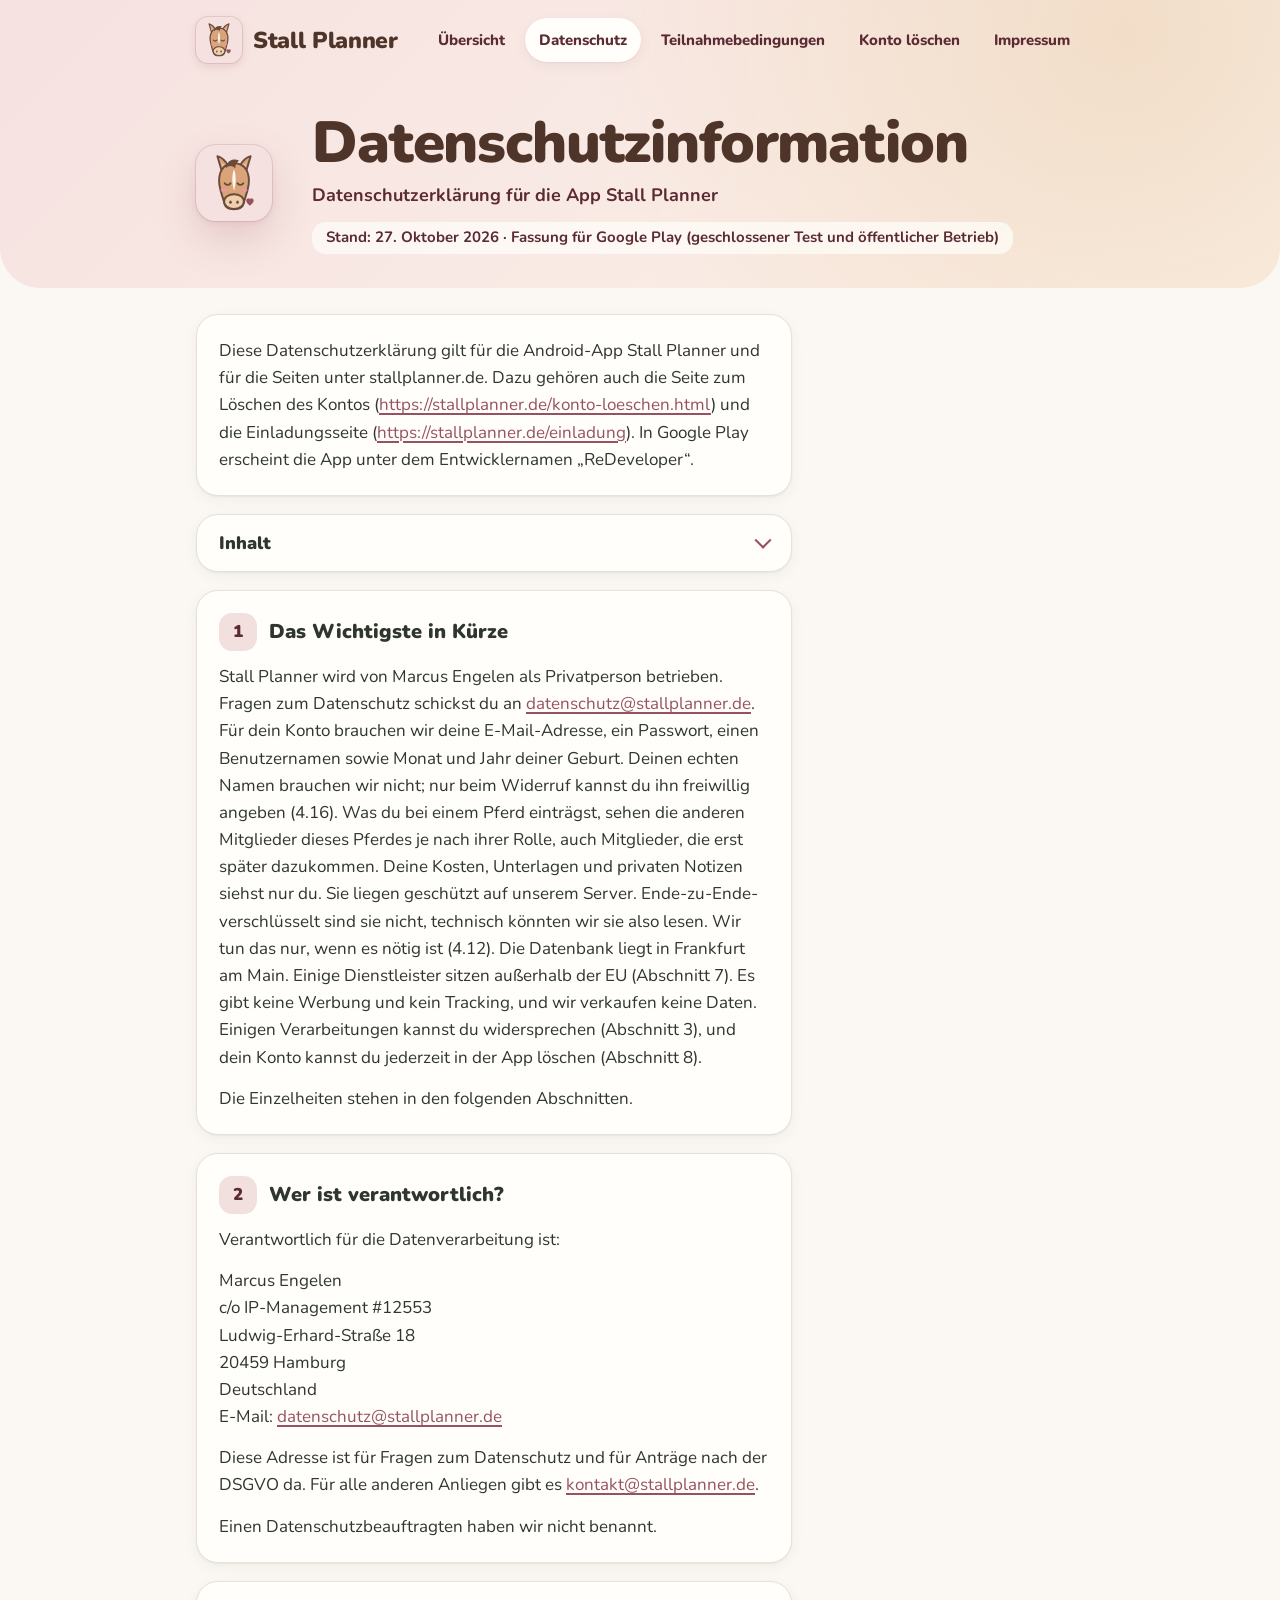
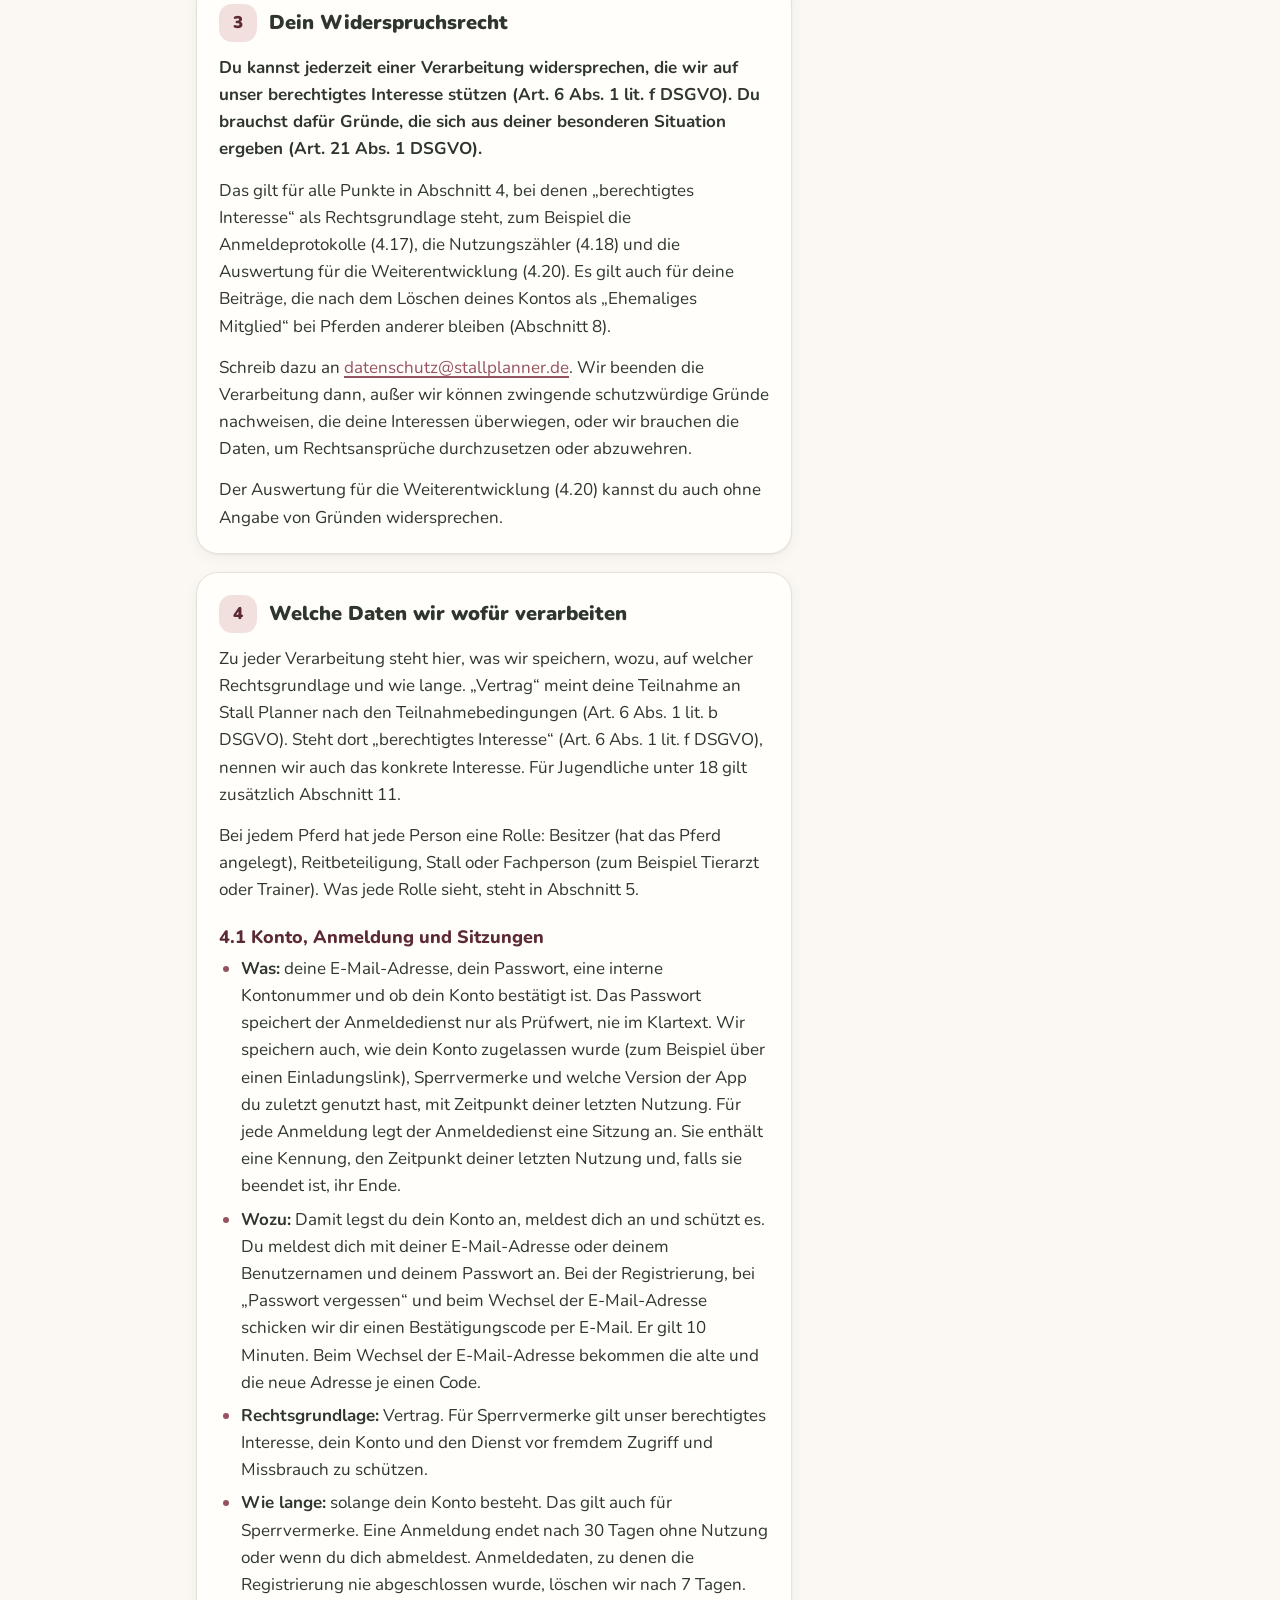
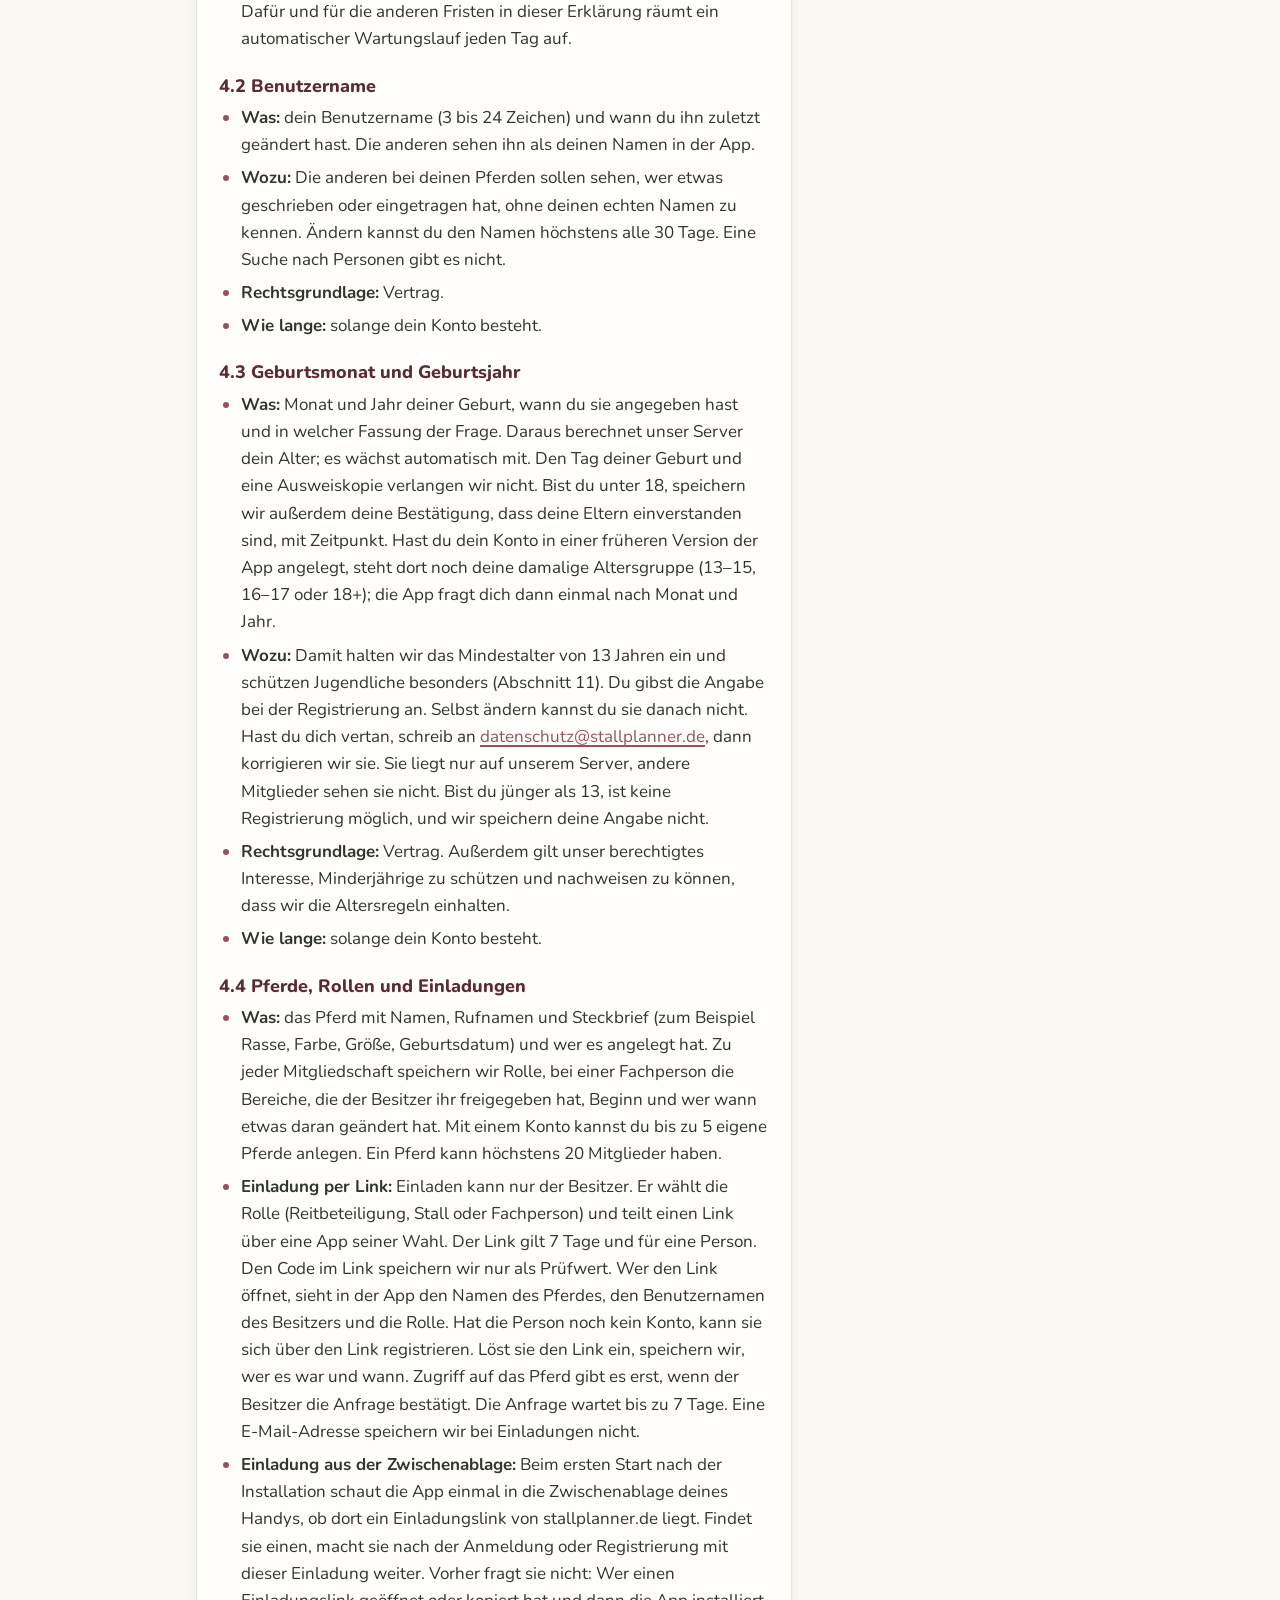
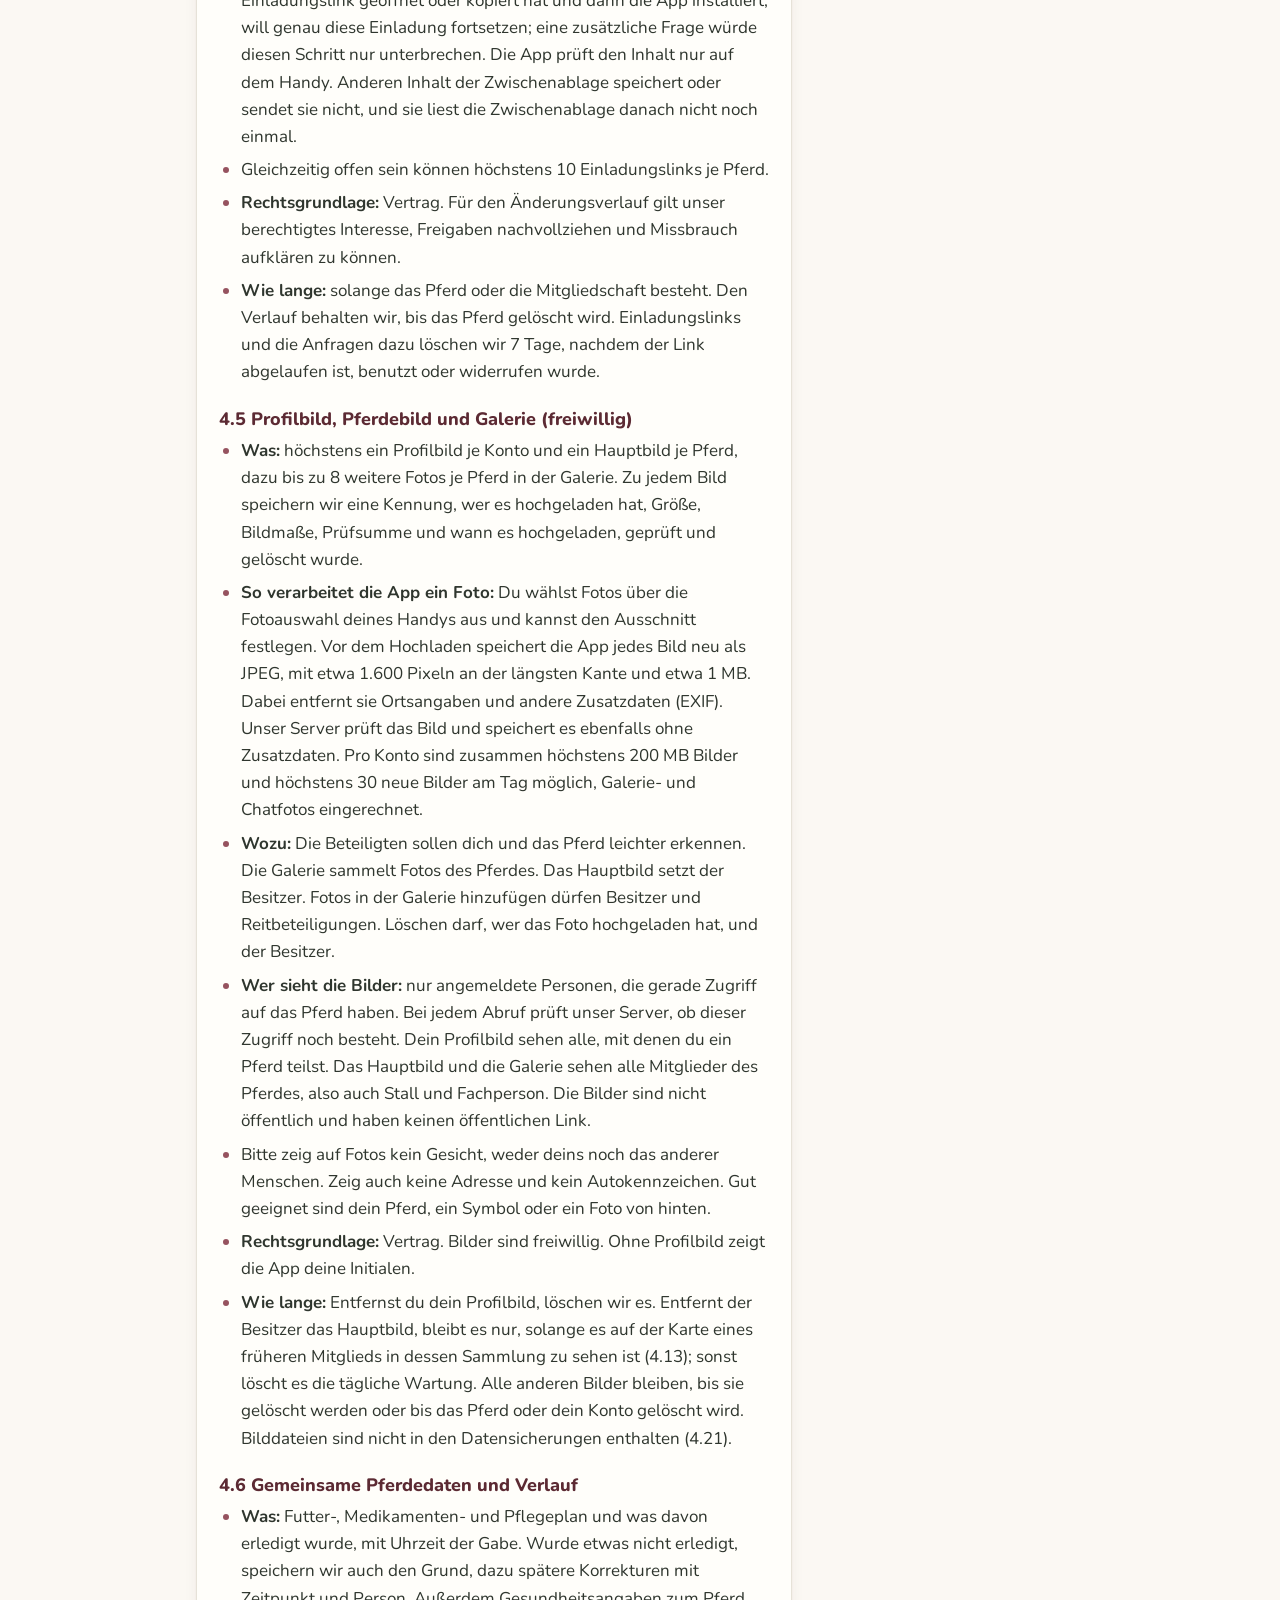
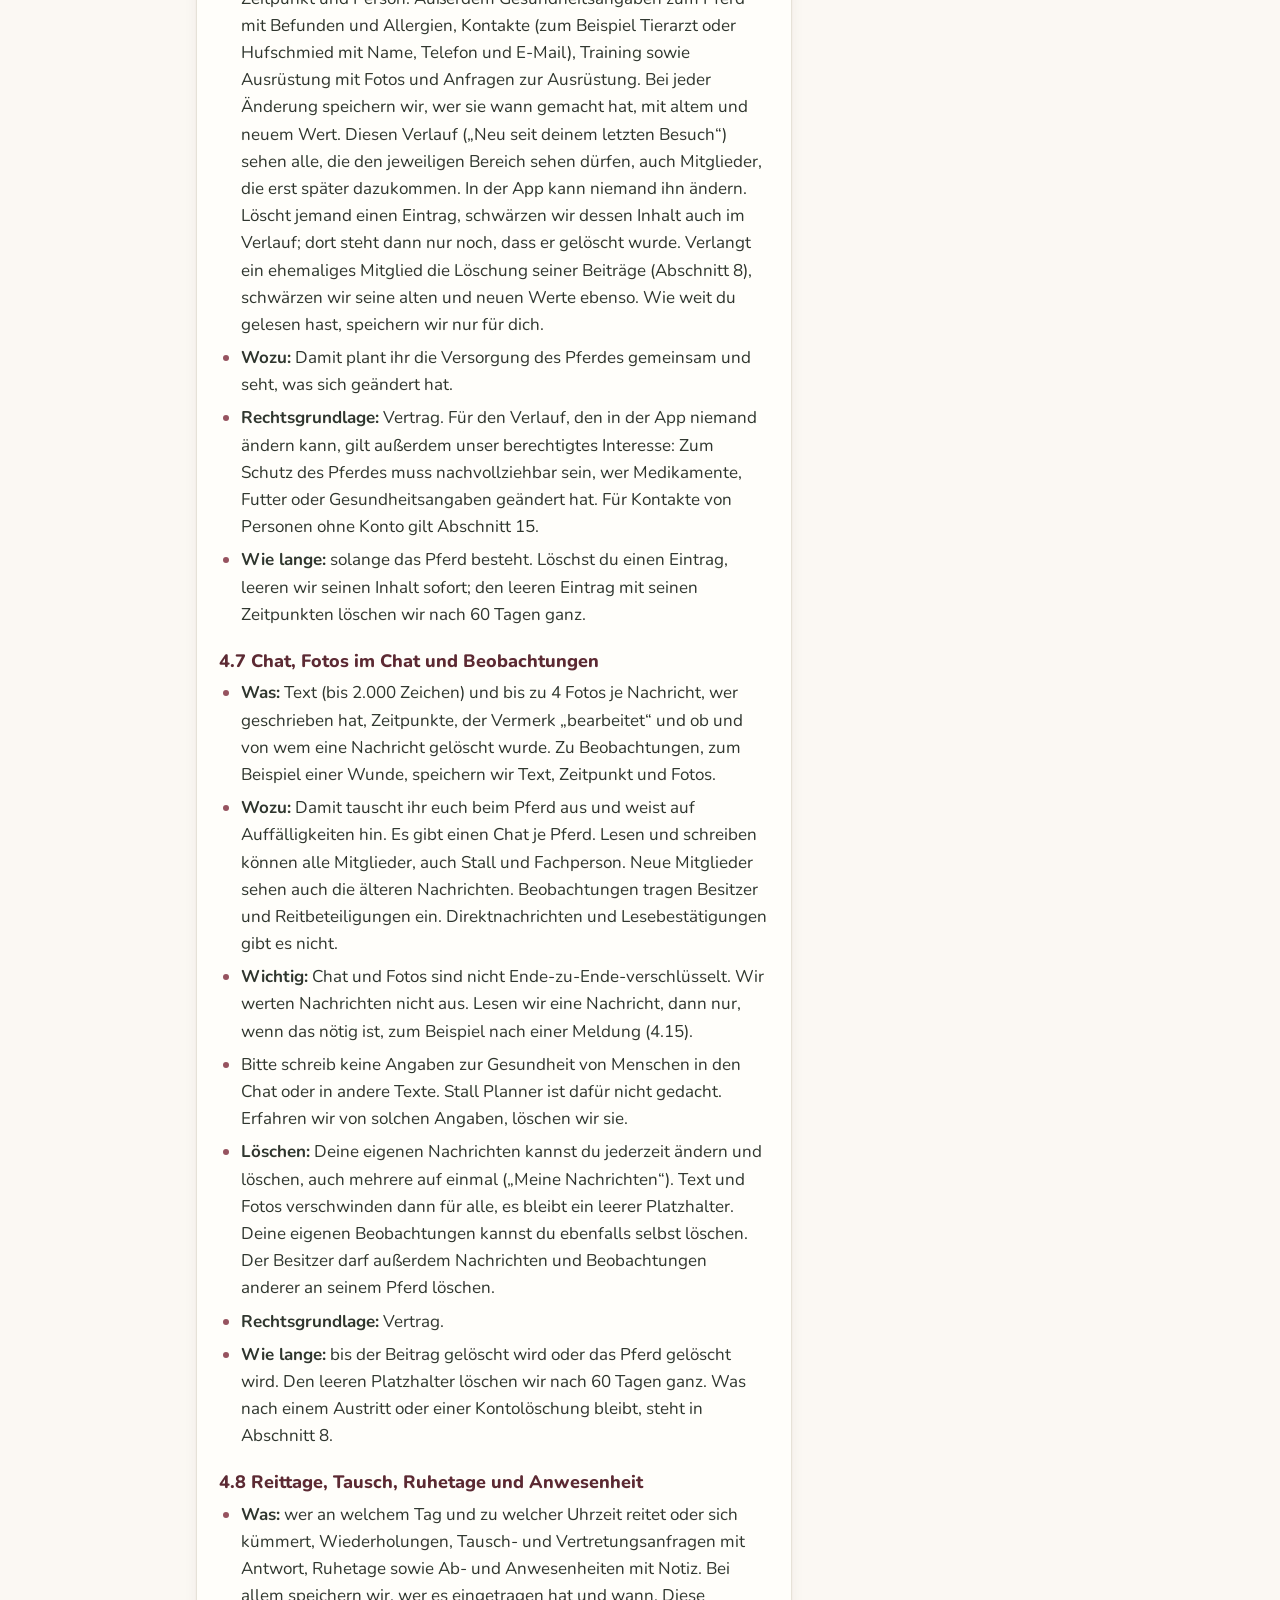
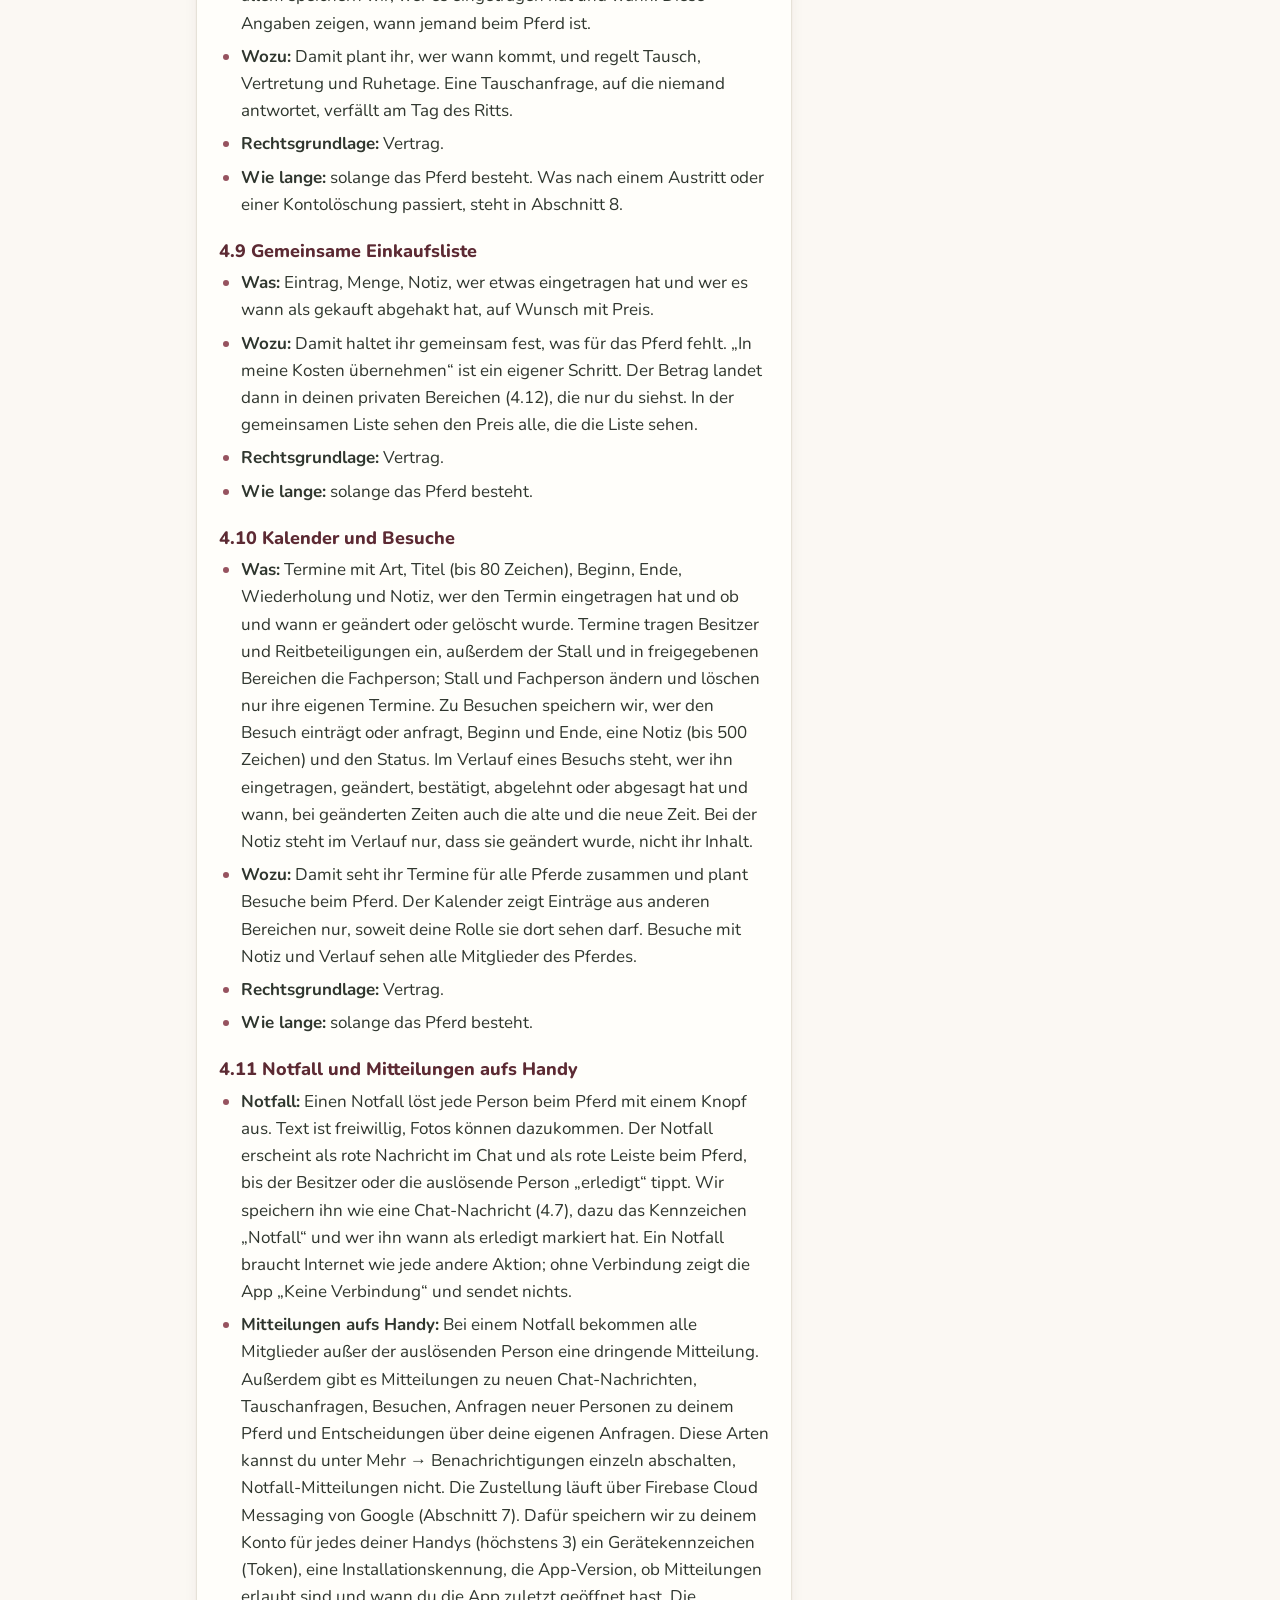
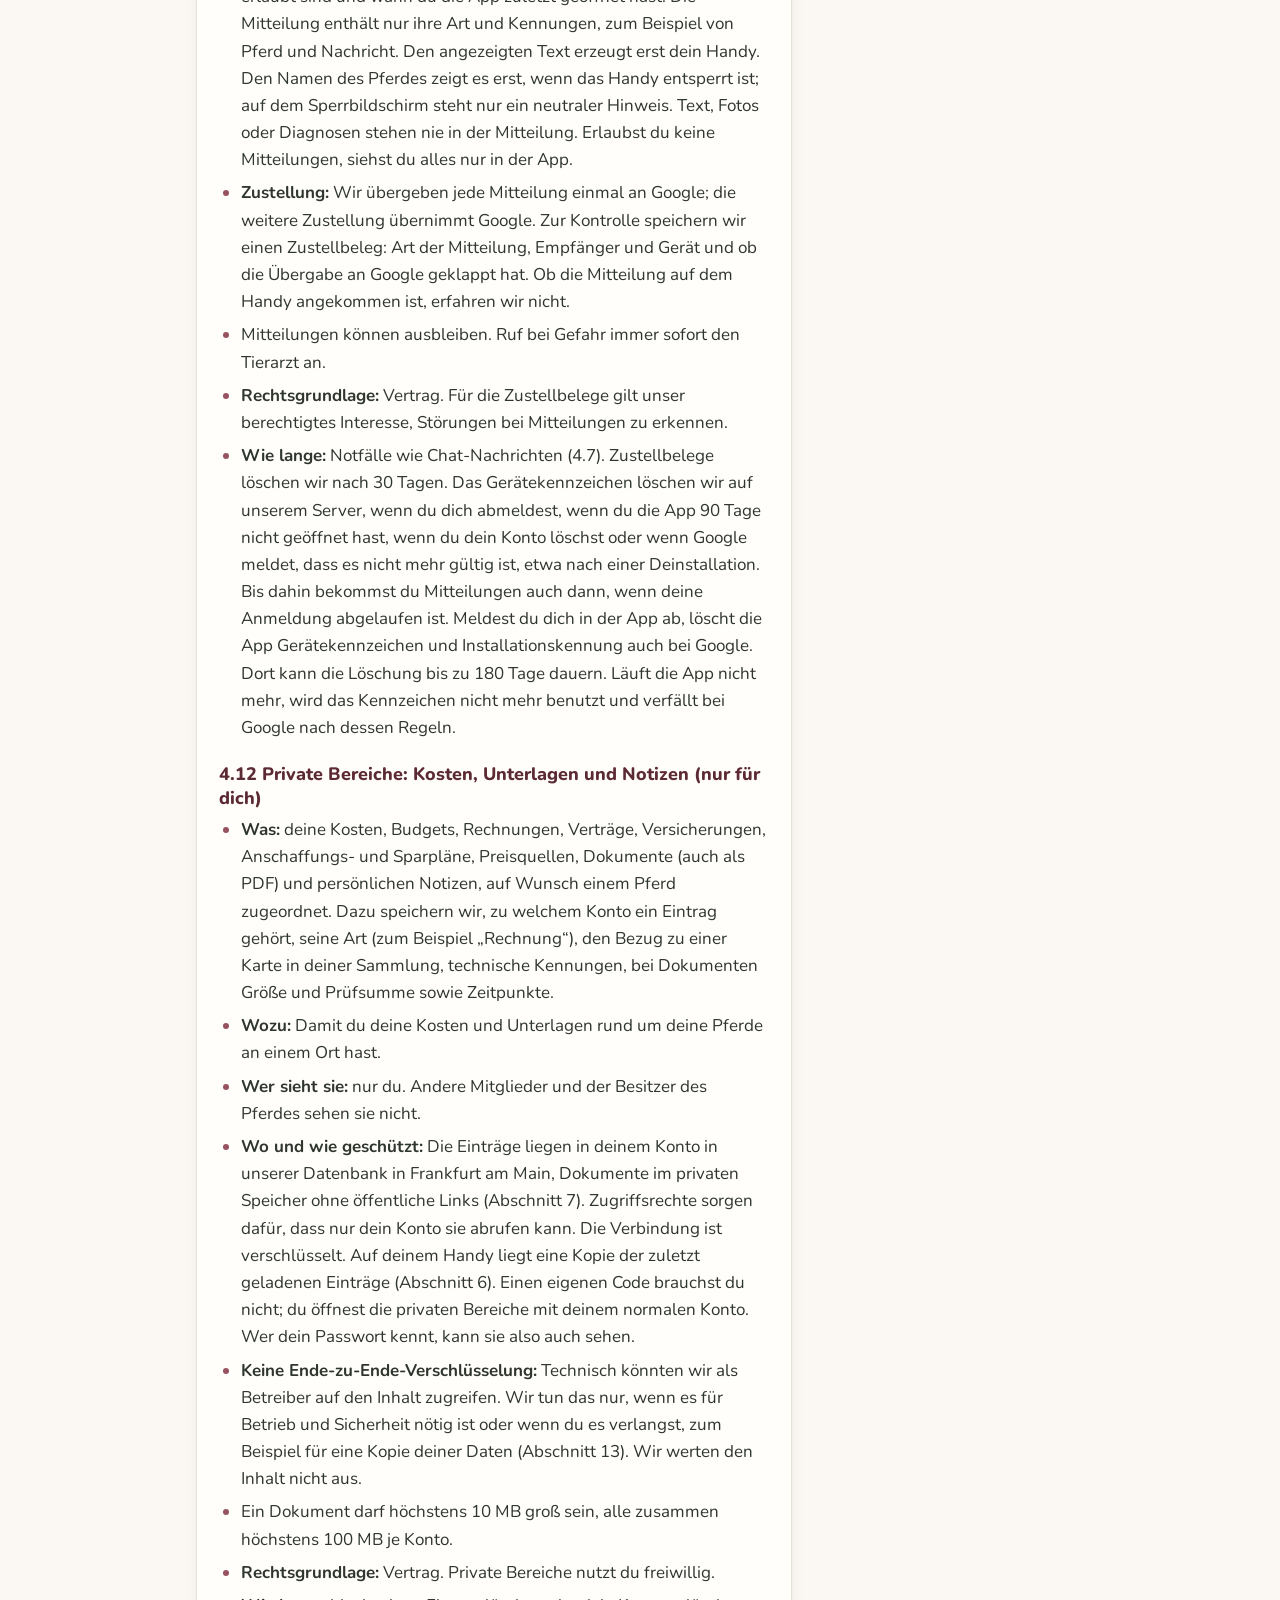
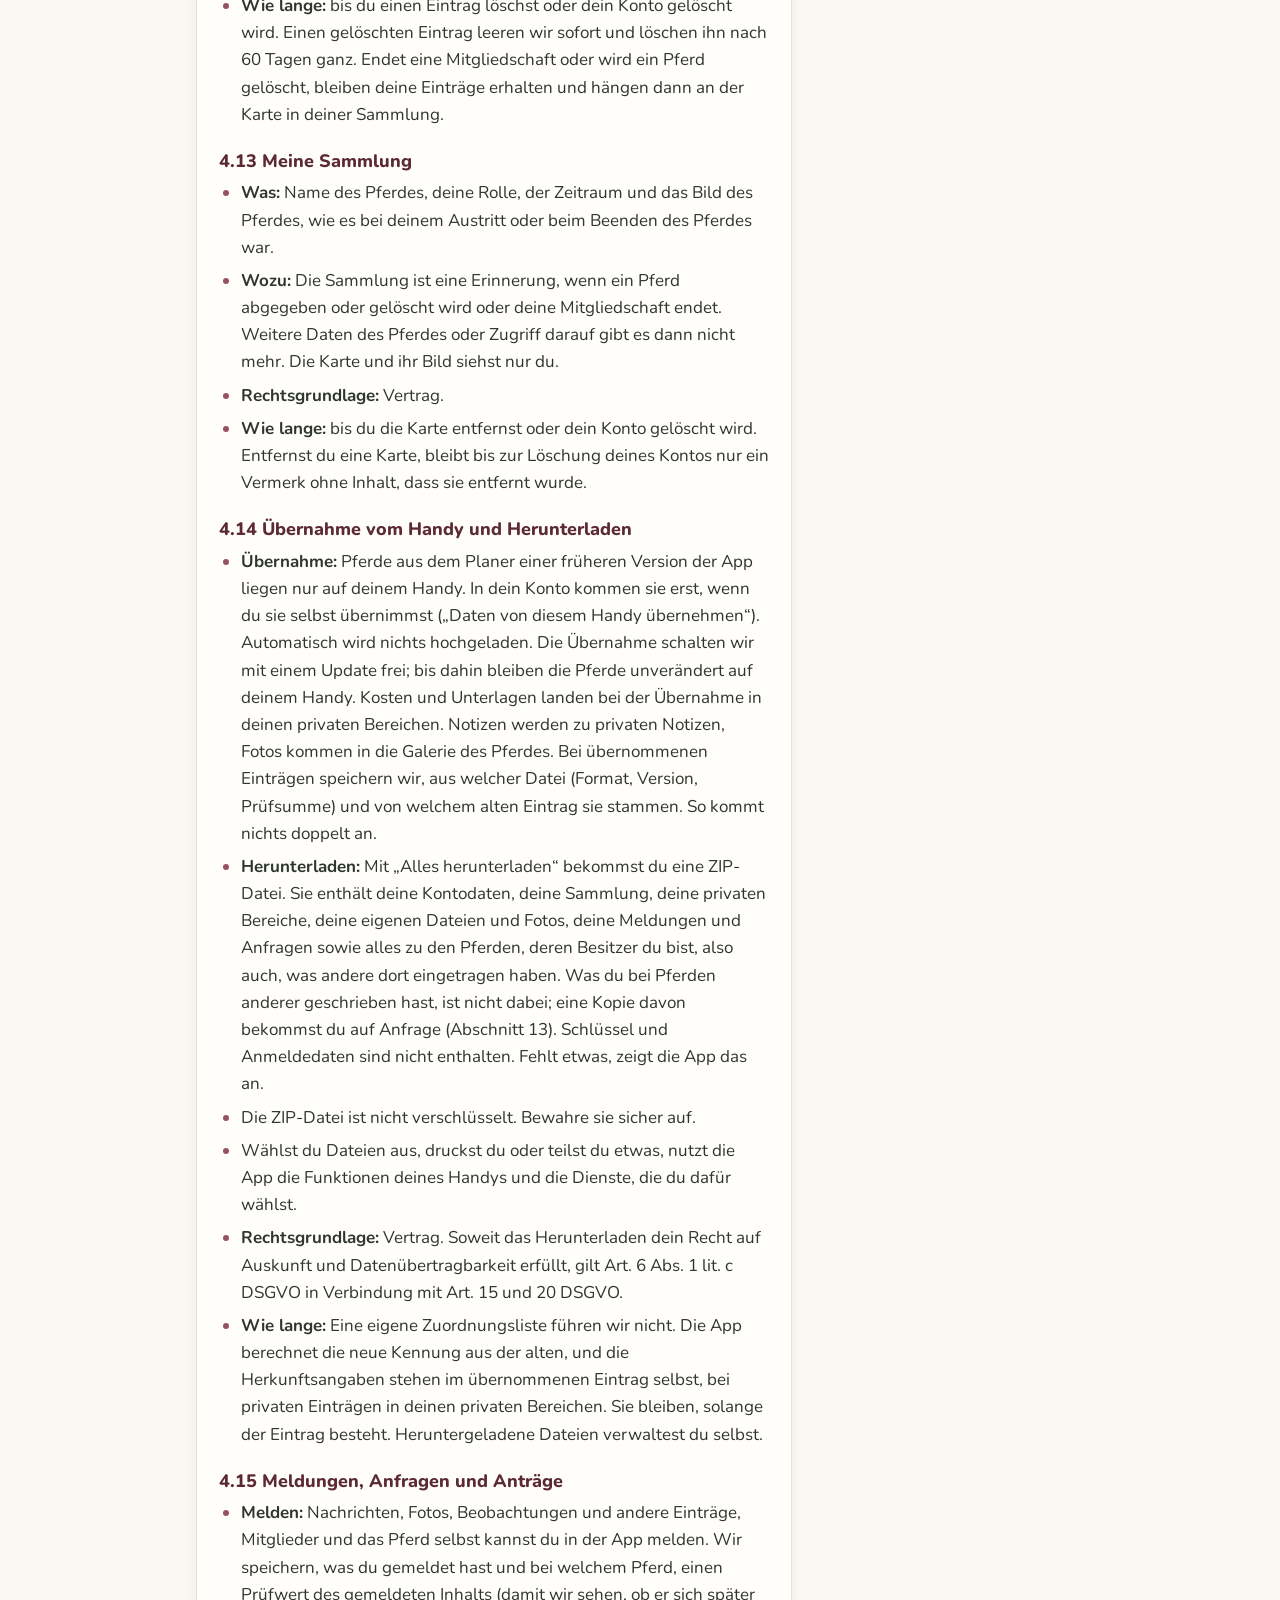
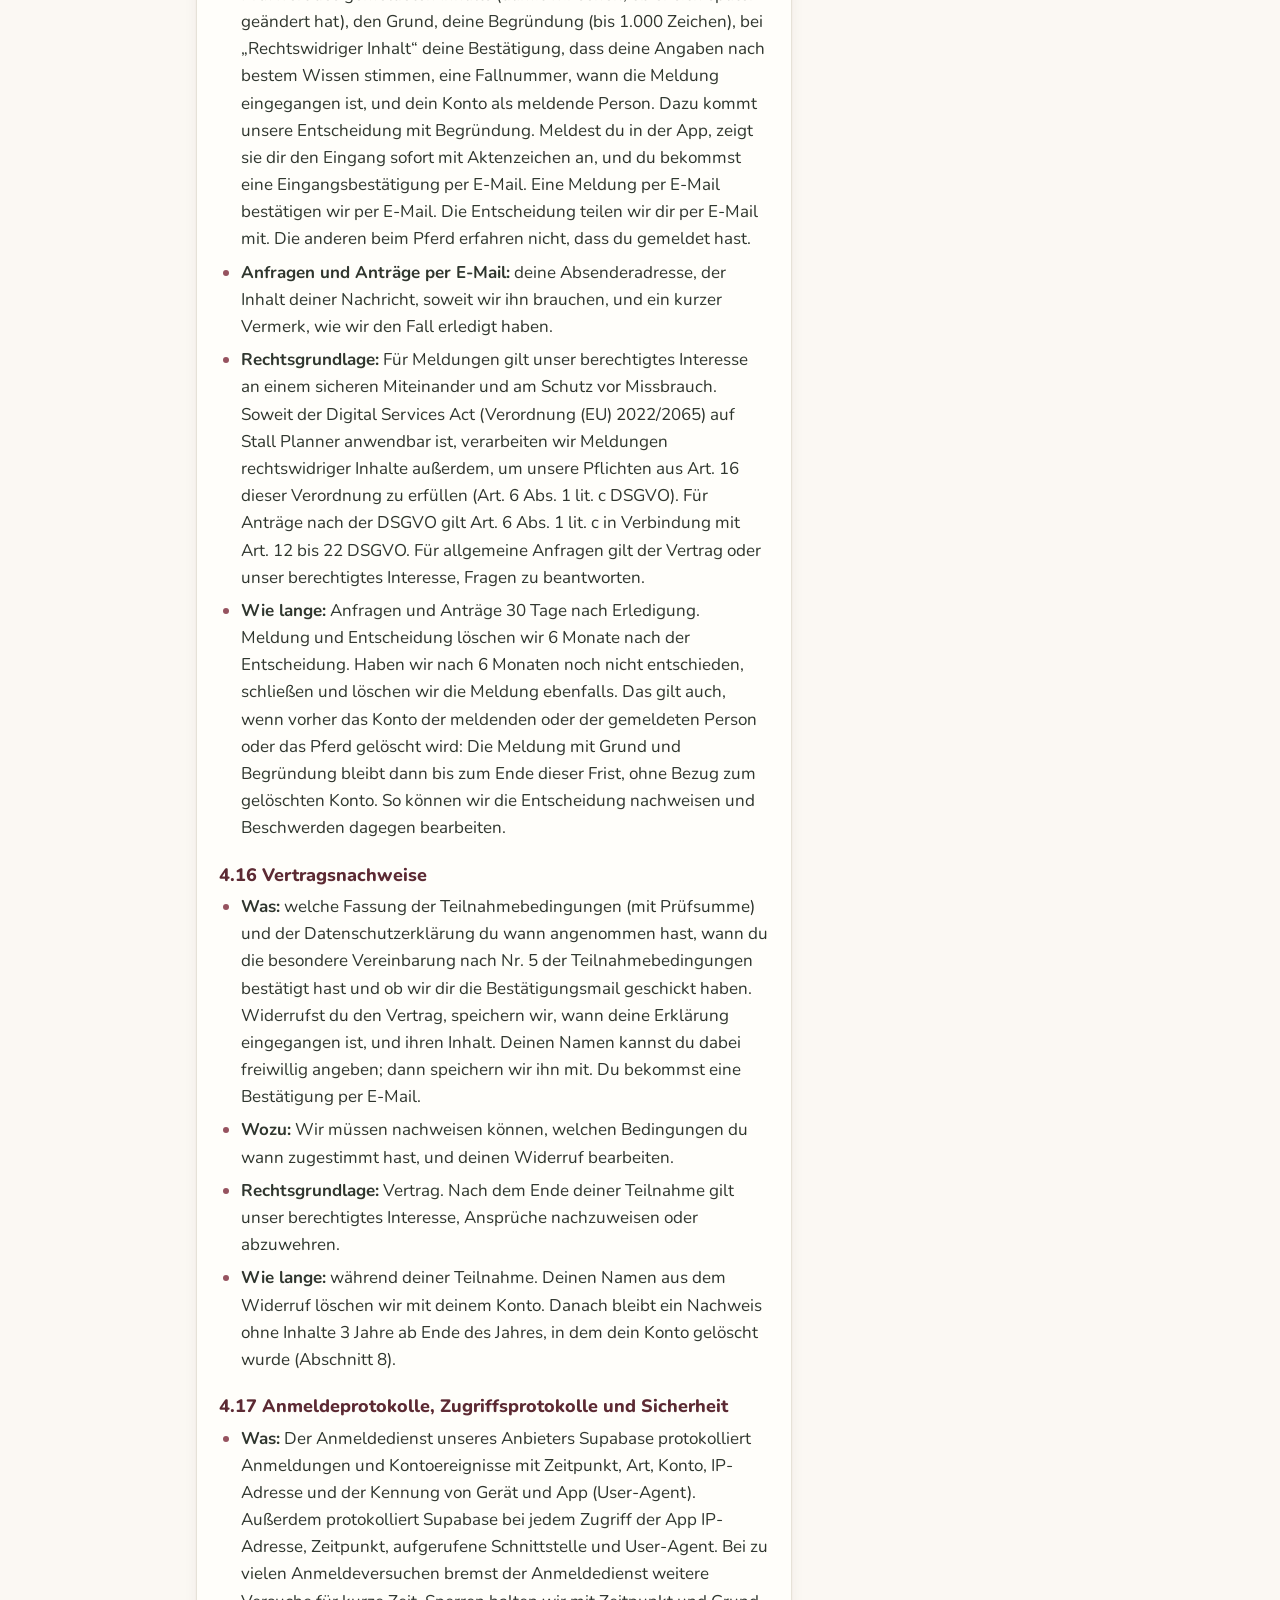
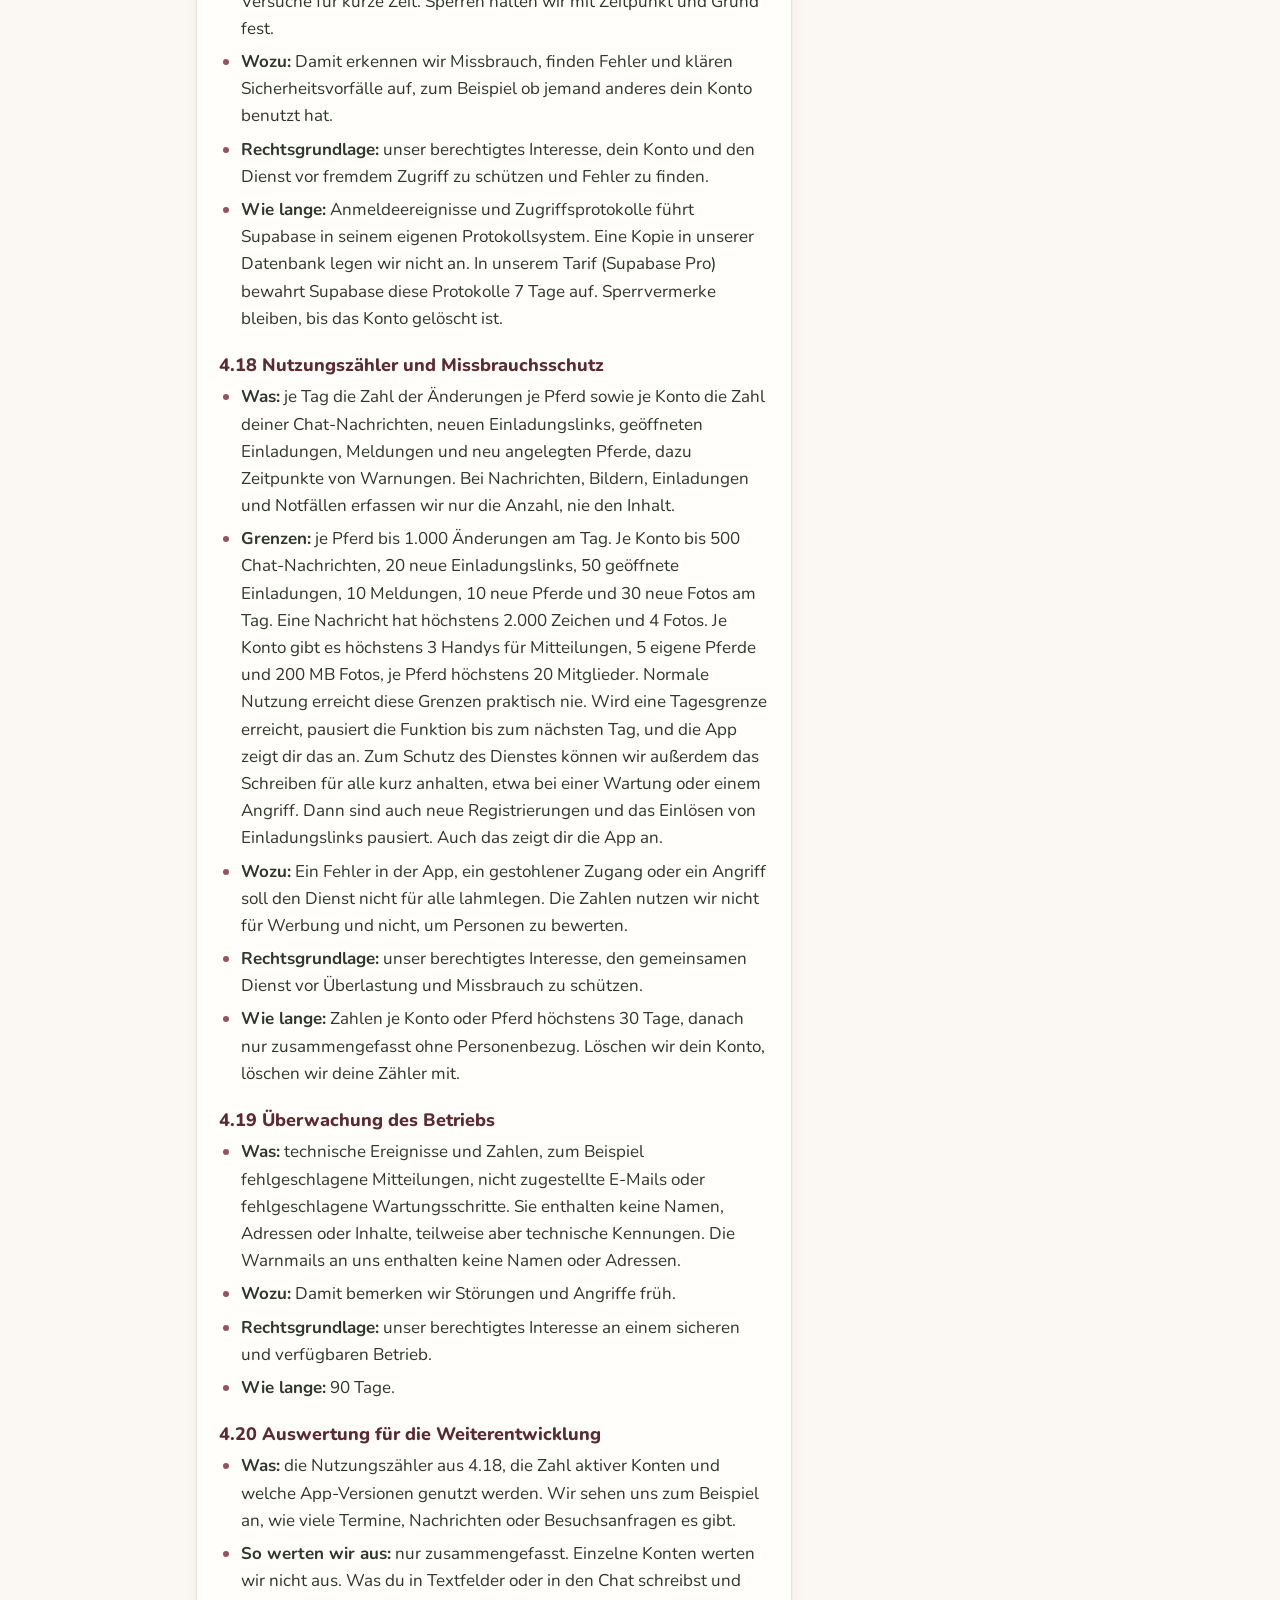
<file: datenschutz.html>
<!doctype html>
<html lang="de">
<head>
<meta charset="utf-8">
<meta name="viewport" content="width=device-width,initial-scale=1">
<meta http-equiv="Content-Security-Policy" content="default-src 'none'; style-src 'self'; font-src 'self'; img-src 'self'; base-uri 'none'; form-action 'none'">
<meta name="referrer" content="no-referrer">
<meta name="robots" content="noindex">
<meta name="color-scheme" content="light dark">
<meta name="theme-color" content="#f6e2e1" media="(prefers-color-scheme: light)">
<meta name="theme-color" content="#33262a" media="(prefers-color-scheme: dark)">
<title>Datenschutzinformation – Stall Planner</title>
<meta name="description" content="Welche Daten Stall Planner verarbeitet, wofür und wie lange, und welche Rechte du hast.">
<meta property="og:type" content="website">
<meta property="og:site_name" content="Stall Planner">
<meta property="og:title" content="Datenschutzinformation – Stall Planner">
<meta property="og:description" content="Welche Daten Stall Planner verarbeitet, wofür und wie lange, und welche Rechte du hast.">
<meta property="og:url" content="https://stallplanner.de/datenschutz.html">
<meta property="og:image" content="https://stallplanner.de/assets/og-image.png">
<meta property="og:image:width" content="1200">
<meta property="og:image:height" content="630">
<meta property="og:image:alt" content="Pferdekopf-Logo von Stall Planner mit dem Schriftzug „Stall Planner“ und „Pferd versorgen ohne Chaos“">
<meta property="og:locale" content="de_DE">
<meta name="twitter:card" content="summary_large_image">
<link rel="icon" href="/favicon.ico" sizes="any">
<link rel="icon" href="/assets/favicon.svg" type="image/svg+xml">
<link rel="apple-touch-icon" href="/apple-touch-icon.png">
<link rel="icon" href="/assets/favicon.svg" type="image/svg+xml">
<link rel="preload" href="/fonts/nunito-latin.woff2" as="font" type="font/woff2" crossorigin>
<link rel="stylesheet" href="/assets/style.css">
</head>
<body>
<a class="skip" href="#inhalt">Zum Inhalt springen</a>
<div class="top">
<header class="bar">
<a class="brand" href="index.html"><span class="tile"><img src="/assets/logo.svg" alt="" width="76" height="94"></span>Stall Planner</a>
<nav class="site" aria-label="Seiten"><ul><li><a href="index.html">Übersicht</a></li><li><a href="datenschutz.html" aria-current="page">Datenschutz</a></li><li><a href="bedingungen.html">Teilnahmebedingungen</a></li><li><a href="konto-loeschen.html">Konto löschen</a></li><li><a href="impressum.html">Impressum</a></li></ul></nav>
<a class="jump" href="#seiten">Rechtliches<svg viewBox="0 0 24 24" aria-hidden="true" focusable="false"><path d="M12 5v14M6 13l6 6 6-6"/></svg></a>
</header>
<section class="hero" aria-labelledby="titel"><span class="tile small"><img src="/assets/logo.svg" alt="" width="76" height="94"></span><div><h1 id="titel">Datenschutz&shy;information</h1><p class="sub">Datenschutzerklärung für die App Stall Planner</p><p class="stand">Stand: 27. Oktober 2026 · Fassung für Google Play (geschlossener Test und öffentlicher Betrieb)</p></div></section>
</div>
<main id="inhalt">
<div class="read legal">
<section class="card" aria-label="Einleitung">
<p>Diese Datenschutzerklärung gilt für die Android-App Stall Planner und für die Seiten unter stallplanner.de. Dazu gehören auch die Seite zum Löschen des Kontos (<a href="https://stallplanner.de/konto-loeschen.html">https://stallplanner.de/konto-loeschen.html</a>) und die Einladungsseite (<a href="https://stallplanner.de/einladung">https://stallplanner.de/einladung</a>). In Google Play erscheint die App unter dem Entwicklernamen „ReDeveloper“.</p>
</section>
<details class="card toc-card"><summary>Inhalt</summary><ol class="toc"><li><a href="#1-das-wichtigste-in-kürze">1. Das Wichtigste in Kürze</a></li><li><a href="#2-wer-ist-verantwortlich">2. Wer ist verantwortlich?</a></li><li><a href="#3-dein-widerspruchsrecht">3. Dein Widerspruchsrecht</a></li><li><a href="#4-welche-daten-wir-wofür-verarbeiten">4. Welche Daten wir wofür verarbeiten</a></li><li><a href="#5-wer-deine-daten-sieht">5. Wer deine Daten sieht</a></li><li><a href="#6-daten-auf-den-handys-offline">6. Daten auf den Handys (Offline)</a></li><li><a href="#7-dienstleister-und-empfänger">7. Dienstleister und Empfänger</a></li><li><a href="#8-speicherdauer-löschung-und-konto-löschen">8. Speicherdauer, Löschung und Konto löschen</a></li><li><a href="#9-speichern-auf-dem-handy-und-berechtigungen">9. Speichern auf dem Handy und Berechtigungen</a></li><li><a href="#10-so-schützen-wir-deine-daten">10. So schützen wir deine Daten</a></li><li><a href="#11-kinder-und-jugendliche">11. Kinder und Jugendliche</a></li><li><a href="#12-keine-automatisierten-entscheidungen-keine-werbung-kein-t">12. Keine automatisierten Entscheidungen, keine Werbung, kein Tracking</a></li><li><a href="#13-deine-rechte-und-beschwerde">13. Deine Rechte und Beschwerde</a></li><li><a href="#14-musst-du-daten-angeben">14. Musst du Daten angeben?</a></li><li><a href="#15-personen-ohne-konto">15. Personen ohne Konto</a></li><li><a href="#16-änderungen-dieser-erklärung">16. Änderungen dieser Erklärung</a></li></ol></details>
<section class="card" aria-labelledby="1-das-wichtigste-in-kürze"><h2 id="1-das-wichtigste-in-kürze"><span class="num" aria-hidden="true">1</span><span><span class="vh">1. </span>Das Wichtigste in Kürze</span></h2>
<p>Stall Planner wird von Marcus Engelen als Privatperson betrieben. Fragen zum Datenschutz schickst du an <a href="mailto:datenschutz@stallplanner.de">datenschutz@stallplanner.de</a>. Für dein Konto brauchen wir deine E-Mail-Adresse, ein Passwort, einen Benutzernamen sowie Monat und Jahr deiner Geburt. Deinen echten Namen brauchen wir nicht; nur beim Widerruf kannst du ihn freiwillig angeben (4.16). Was du bei einem Pferd einträgst, sehen die anderen Mitglieder dieses Pferdes je nach ihrer Rolle, auch Mitglieder, die erst später dazukommen. Deine Kosten, Unterlagen und privaten Notizen siehst nur du. Sie liegen geschützt auf unserem Server. Ende-zu-Ende-verschlüsselt sind sie nicht, technisch könnten wir sie also lesen. Wir tun das nur, wenn es nötig ist (4.12). Die Datenbank liegt in Frankfurt am Main. Einige Dienstleister sitzen außerhalb der EU (Abschnitt 7). Es gibt keine Werbung und kein Tracking, und wir verkaufen keine Daten. Einigen Verarbeitungen kannst du widersprechen (Abschnitt 3), und dein Konto kannst du jederzeit in der App löschen (Abschnitt 8).</p>
<p>Die Einzelheiten stehen in den folgenden Abschnitten.</p>
</section>
<section class="card" aria-labelledby="2-wer-ist-verantwortlich"><h2 id="2-wer-ist-verantwortlich"><span class="num" aria-hidden="true">2</span><span><span class="vh">2. </span>Wer ist verantwortlich?</span></h2>
<p>Verantwortlich für die Datenverarbeitung ist:</p>
<p>Marcus Engelen<br>c/o IP-Management #12553<br>Ludwig-Erhard-Straße 18<br>20459 Hamburg<br>Deutschland<br>E-Mail: <a href="mailto:datenschutz@stallplanner.de">datenschutz@stallplanner.de</a></p>
<p>Diese Adresse ist für Fragen zum Datenschutz und für Anträge nach der DSGVO da. Für alle anderen Anliegen gibt es <a href="mailto:kontakt@stallplanner.de">kontakt@stallplanner.de</a>.</p>
<p>Einen Datenschutzbeauftragten haben wir nicht benannt.</p>
</section>
<section class="card" aria-labelledby="3-dein-widerspruchsrecht"><h2 id="3-dein-widerspruchsrecht"><span class="num" aria-hidden="true">3</span><span><span class="vh">3. </span>Dein Widerspruchsrecht</span></h2>
<p><strong>Du kannst jederzeit einer Verarbeitung widersprechen, die wir auf unser berechtigtes Interesse stützen (Art. 6 Abs. 1 lit. f DSGVO). Du brauchst dafür Gründe, die sich aus deiner besonderen Situation ergeben (Art. 21 Abs. 1 DSGVO).</strong></p>
<p>Das gilt für alle Punkte in Abschnitt 4, bei denen „berechtigtes Interesse“ als Rechtsgrundlage steht, zum Beispiel die Anmeldeprotokolle (4.17), die Nutzungszähler (4.18) und die Auswertung für die Weiterentwicklung (4.20). Es gilt auch für deine Beiträge, die nach dem Löschen deines Kontos als „Ehemaliges Mitglied“ bei Pferden anderer bleiben (Abschnitt 8).</p>
<p>Schreib dazu an <a href="mailto:datenschutz@stallplanner.de">datenschutz@stallplanner.de</a>. Wir beenden die Verarbeitung dann, außer wir können zwingende schutzwürdige Gründe nachweisen, die deine Interessen überwiegen, oder wir brauchen die Daten, um Rechtsansprüche durchzusetzen oder abzuwehren.</p>
<p>Der Auswertung für die Weiterentwicklung (4.20) kannst du auch ohne Angabe von Gründen widersprechen.</p>
</section>
<section class="card" aria-labelledby="4-welche-daten-wir-wofür-verarbeiten"><h2 id="4-welche-daten-wir-wofür-verarbeiten"><span class="num" aria-hidden="true">4</span><span><span class="vh">4. </span>Welche Daten wir wofür verarbeiten</span></h2>
<p>Zu jeder Verarbeitung steht hier, was wir speichern, wozu, auf welcher Rechtsgrundlage und wie lange. „Vertrag“ meint deine Teilnahme an Stall Planner nach den Teilnahmebedingungen (Art. 6 Abs. 1 lit. b DSGVO). Steht dort „berechtigtes Interesse“ (Art. 6 Abs. 1 lit. f DSGVO), nennen wir auch das konkrete Interesse. Für Jugendliche unter 18 gilt zusätzlich Abschnitt 11.</p>
<p>Bei jedem Pferd hat jede Person eine Rolle: Besitzer (hat das Pferd angelegt), Reitbeteiligung, Stall oder Fachperson (zum Beispiel Tierarzt oder Trainer). Was jede Rolle sieht, steht in Abschnitt 5.</p>
<h3>4.1 Konto, Anmeldung und Sitzungen</h3>
<ul>
<li><strong>Was:</strong> deine E-Mail-Adresse, dein Passwort, eine interne Kontonummer und ob dein Konto bestätigt ist. Das Passwort speichert der Anmeldedienst nur als Prüfwert, nie im Klartext. Wir speichern auch, wie dein Konto zugelassen wurde (zum Beispiel über einen Einladungslink), Sperrvermerke und welche Version der App du zuletzt genutzt hast, mit Zeitpunkt deiner letzten Nutzung. Für jede Anmeldung legt der Anmeldedienst eine Sitzung an. Sie enthält eine Kennung, den Zeitpunkt deiner letzten Nutzung und, falls sie beendet ist, ihr Ende.</li>
<li><strong>Wozu:</strong> Damit legst du dein Konto an, meldest dich an und schützt es. Du meldest dich mit deiner E-Mail-Adresse oder deinem Benutzernamen und deinem Passwort an. Bei der Registrierung, bei „Passwort vergessen“ und beim Wechsel der E-Mail-Adresse schicken wir dir einen Bestätigungscode per E-Mail. Er gilt 10 Minuten. Beim Wechsel der E-Mail-Adresse bekommen die alte und die neue Adresse je einen Code.</li>
<li><strong>Rechtsgrundlage:</strong> Vertrag. Für Sperrvermerke gilt unser berechtigtes Interesse, dein Konto und den Dienst vor fremdem Zugriff und Missbrauch zu schützen.</li>
<li><strong>Wie lange:</strong> solange dein Konto besteht. Das gilt auch für Sperrvermerke. Eine Anmeldung endet nach 30 Tagen ohne Nutzung oder wenn du dich abmeldest. Anmeldedaten, zu denen die Registrierung nie abgeschlossen wurde, löschen wir nach 7 Tagen. Dafür und für die anderen Fristen in dieser Erklärung räumt ein automatischer Wartungslauf jeden Tag auf.</li>
</ul>
<h3>4.2 Benutzername</h3>
<ul>
<li><strong>Was:</strong> dein Benutzername (3 bis 24 Zeichen) und wann du ihn zuletzt geändert hast. Die anderen sehen ihn als deinen Namen in der App.</li>
<li><strong>Wozu:</strong> Die anderen bei deinen Pferden sollen sehen, wer etwas geschrieben oder eingetragen hat, ohne deinen echten Namen zu kennen. Ändern kannst du den Namen höchstens alle 30 Tage. Eine Suche nach Personen gibt es nicht.</li>
<li><strong>Rechtsgrundlage:</strong> Vertrag.</li>
<li><strong>Wie lange:</strong> solange dein Konto besteht.</li>
</ul>
<h3>4.3 Geburtsmonat und Geburtsjahr</h3>
<ul>
<li><strong>Was:</strong> Monat und Jahr deiner Geburt, wann du sie angegeben hast und in welcher Fassung der Frage. Daraus berechnet unser Server dein Alter; es wächst automatisch mit. Den Tag deiner Geburt und eine Ausweiskopie verlangen wir nicht. Bist du unter 18, speichern wir außerdem deine Bestätigung, dass deine Eltern einverstanden sind, mit Zeitpunkt. Hast du dein Konto in einer früheren Version der App angelegt, steht dort noch deine damalige Altersgruppe (13–15, 16–17 oder 18+); die App fragt dich dann einmal nach Monat und Jahr.</li>
<li><strong>Wozu:</strong> Damit halten wir das Mindestalter von 13 Jahren ein und schützen Jugendliche besonders (Abschnitt 11). Du gibst die Angabe bei der Registrierung an. Selbst ändern kannst du sie danach nicht. Hast du dich vertan, schreib an <a href="mailto:datenschutz@stallplanner.de">datenschutz@stallplanner.de</a>, dann korrigieren wir sie. Sie liegt nur auf unserem Server, andere Mitglieder sehen sie nicht. Bist du jünger als 13, ist keine Registrierung möglich, und wir speichern deine Angabe nicht.</li>
<li><strong>Rechtsgrundlage:</strong> Vertrag. Außerdem gilt unser berechtigtes Interesse, Minderjährige zu schützen und nachweisen zu können, dass wir die Altersregeln einhalten.</li>
<li><strong>Wie lange:</strong> solange dein Konto besteht.</li>
</ul>
<h3>4.4 Pferde, Rollen und Einladungen</h3>
<ul>
<li><strong>Was:</strong> das Pferd mit Namen, Rufnamen und Steckbrief (zum Beispiel Rasse, Farbe, Größe, Geburtsdatum) und wer es angelegt hat. Zu jeder Mitgliedschaft speichern wir Rolle, bei einer Fachperson die Bereiche, die der Besitzer ihr freigegeben hat, Beginn und wer wann etwas daran geändert hat. Mit einem Konto kannst du bis zu 5 eigene Pferde anlegen. Ein Pferd kann höchstens 20 Mitglieder haben.</li>
<li><strong>Einladung per Link:</strong> Einladen kann nur der Besitzer. Er wählt die Rolle (Reitbeteiligung, Stall oder Fachperson) und teilt einen Link über eine App seiner Wahl. Der Link gilt 7 Tage und für eine Person. Den Code im Link speichern wir nur als Prüfwert. Wer den Link öffnet, sieht in der App den Namen des Pferdes, den Benutzernamen des Besitzers und die Rolle. Hat die Person noch kein Konto, kann sie sich über den Link registrieren. Löst sie den Link ein, speichern wir, wer es war und wann. Zugriff auf das Pferd gibt es erst, wenn der Besitzer die Anfrage bestätigt. Die Anfrage wartet bis zu 7 Tage. Eine E-Mail-Adresse speichern wir bei Einladungen nicht.</li>
<li><strong>Einladung aus der Zwischenablage:</strong> Beim ersten Start nach der Installation schaut die App einmal in die Zwischenablage deines Handys, ob dort ein Einladungslink von stallplanner.de liegt. Findet sie einen, macht sie nach der Anmeldung oder Registrierung mit dieser Einladung weiter. Vorher fragt sie nicht: Wer einen Einladungslink geöffnet oder kopiert hat und dann die App installiert, will genau diese Einladung fortsetzen; eine zusätzliche Frage würde diesen Schritt nur unterbrechen. Die App prüft den Inhalt nur auf dem Handy. Anderen Inhalt der Zwischenablage speichert oder sendet sie nicht, und sie liest die Zwischenablage danach nicht noch einmal.</li>
<li>Gleichzeitig offen sein können höchstens 10 Einladungslinks je Pferd.</li>
<li><strong>Rechtsgrundlage:</strong> Vertrag. Für den Änderungsverlauf gilt unser berechtigtes Interesse, Freigaben nachvollziehen und Missbrauch aufklären zu können.</li>
<li><strong>Wie lange:</strong> solange das Pferd oder die Mitgliedschaft besteht. Den Verlauf behalten wir, bis das Pferd gelöscht wird. Einladungslinks und die Anfragen dazu löschen wir 7 Tage, nachdem der Link abgelaufen ist, benutzt oder widerrufen wurde.</li>
</ul>
<h3>4.5 Profilbild, Pferdebild und Galerie (freiwillig)</h3>
<ul>
<li><strong>Was:</strong> höchstens ein Profilbild je Konto und ein Hauptbild je Pferd, dazu bis zu 8 weitere Fotos je Pferd in der Galerie. Zu jedem Bild speichern wir eine Kennung, wer es hochgeladen hat, Größe, Bildmaße, Prüfsumme und wann es hochgeladen, geprüft und gelöscht wurde.</li>
<li><strong>So verarbeitet die App ein Foto:</strong> Du wählst Fotos über die Fotoauswahl deines Handys aus und kannst den Ausschnitt festlegen. Vor dem Hochladen speichert die App jedes Bild neu als JPEG, mit etwa 1.600 Pixeln an der längsten Kante und etwa 1 MB. Dabei entfernt sie Ortsangaben und andere Zusatzdaten (EXIF). Unser Server prüft das Bild und speichert es ebenfalls ohne Zusatzdaten. Pro Konto sind zusammen höchstens 200 MB Bilder und höchstens 30 neue Bilder am Tag möglich, Galerie- und Chatfotos eingerechnet.</li>
<li><strong>Wozu:</strong> Die Beteiligten sollen dich und das Pferd leichter erkennen. Die Galerie sammelt Fotos des Pferdes. Das Hauptbild setzt der Besitzer. Fotos in der Galerie hinzufügen dürfen Besitzer und Reitbeteiligungen. Löschen darf, wer das Foto hochgeladen hat, und der Besitzer.</li>
<li><strong>Wer sieht die Bilder:</strong> nur angemeldete Personen, die gerade Zugriff auf das Pferd haben. Bei jedem Abruf prüft unser Server, ob dieser Zugriff noch besteht. Dein Profilbild sehen alle, mit denen du ein Pferd teilst. Das Hauptbild und die Galerie sehen alle Mitglieder des Pferdes, also auch Stall und Fachperson. Die Bilder sind nicht öffentlich und haben keinen öffentlichen Link.</li>
<li>Bitte zeig auf Fotos kein Gesicht, weder deins noch das anderer Menschen. Zeig auch keine Adresse und kein Autokennzeichen. Gut geeignet sind dein Pferd, ein Symbol oder ein Foto von hinten.</li>
<li><strong>Rechtsgrundlage:</strong> Vertrag. Bilder sind freiwillig. Ohne Profilbild zeigt die App deine Initialen.</li>
<li><strong>Wie lange:</strong> Entfernst du dein Profilbild, löschen wir es. Entfernt der Besitzer das Hauptbild, bleibt es nur, solange es auf der Karte eines früheren Mitglieds in dessen Sammlung zu sehen ist (4.13); sonst löscht es die tägliche Wartung. Alle anderen Bilder bleiben, bis sie gelöscht werden oder bis das Pferd oder dein Konto gelöscht wird. Bilddateien sind nicht in den Datensicherungen enthalten (4.21).</li>
</ul>
<h3>4.6 Gemeinsame Pferdedaten und Verlauf</h3>
<ul>
<li><strong>Was:</strong> Futter-, Medikamenten- und Pflegeplan und was davon erledigt wurde, mit Uhrzeit der Gabe. Wurde etwas nicht erledigt, speichern wir auch den Grund, dazu spätere Korrekturen mit Zeitpunkt und Person. Außerdem Gesundheitsangaben zum Pferd mit Befunden und Allergien, Kontakte (zum Beispiel Tierarzt oder Hufschmied mit Name, Telefon und E-Mail), Training sowie Ausrüstung mit Fotos und Anfragen zur Ausrüstung. Bei jeder Änderung speichern wir, wer sie wann gemacht hat, mit altem und neuem Wert. Diesen Verlauf („Neu seit deinem letzten Besuch“) sehen alle, die den jeweiligen Bereich sehen dürfen, auch Mitglieder, die erst später dazukommen. In der App kann niemand ihn ändern. Löscht jemand einen Eintrag, schwärzen wir dessen Inhalt auch im Verlauf; dort steht dann nur noch, dass er gelöscht wurde. Verlangt ein ehemaliges Mitglied die Löschung seiner Beiträge (Abschnitt 8), schwärzen wir seine alten und neuen Werte ebenso. Wie weit du gelesen hast, speichern wir nur für dich.</li>
<li><strong>Wozu:</strong> Damit plant ihr die Versorgung des Pferdes gemeinsam und seht, was sich geändert hat.</li>
<li><strong>Rechtsgrundlage:</strong> Vertrag. Für den Verlauf, den in der App niemand ändern kann, gilt außerdem unser berechtigtes Interesse: Zum Schutz des Pferdes muss nachvollziehbar sein, wer Medikamente, Futter oder Gesundheitsangaben geändert hat. Für Kontakte von Personen ohne Konto gilt Abschnitt 15.</li>
<li><strong>Wie lange:</strong> solange das Pferd besteht. Löschst du einen Eintrag, leeren wir seinen Inhalt sofort; den leeren Eintrag mit seinen Zeitpunkten löschen wir nach 60 Tagen ganz.</li>
</ul>
<h3>4.7 Chat, Fotos im Chat und Beobachtungen</h3>
<ul>
<li><strong>Was:</strong> Text (bis 2.000 Zeichen) und bis zu 4 Fotos je Nachricht, wer geschrieben hat, Zeitpunkte, der Vermerk „bearbeitet“ und ob und von wem eine Nachricht gelöscht wurde. Zu Beobachtungen, zum Beispiel einer Wunde, speichern wir Text, Zeitpunkt und Fotos.</li>
<li><strong>Wozu:</strong> Damit tauscht ihr euch beim Pferd aus und weist auf Auffälligkeiten hin. Es gibt einen Chat je Pferd. Lesen und schreiben können alle Mitglieder, auch Stall und Fachperson. Neue Mitglieder sehen auch die älteren Nachrichten. Beobachtungen tragen Besitzer und Reitbeteiligungen ein. Direktnachrichten und Lesebestätigungen gibt es nicht.</li>
<li><strong>Wichtig:</strong> Chat und Fotos sind nicht Ende-zu-Ende-verschlüsselt. Wir werten Nachrichten nicht aus. Lesen wir eine Nachricht, dann nur, wenn das nötig ist, zum Beispiel nach einer Meldung (4.15).</li>
<li>Bitte schreib keine Angaben zur Gesundheit von Menschen in den Chat oder in andere Texte. Stall Planner ist dafür nicht gedacht. Erfahren wir von solchen Angaben, löschen wir sie.</li>
<li><strong>Löschen:</strong> Deine eigenen Nachrichten kannst du jederzeit ändern und löschen, auch mehrere auf einmal („Meine Nachrichten“). Text und Fotos verschwinden dann für alle, es bleibt ein leerer Platzhalter. Deine eigenen Beobachtungen kannst du ebenfalls selbst löschen. Der Besitzer darf außerdem Nachrichten und Beobachtungen anderer an seinem Pferd löschen.</li>
<li><strong>Rechtsgrundlage:</strong> Vertrag.</li>
<li><strong>Wie lange:</strong> bis der Beitrag gelöscht wird oder das Pferd gelöscht wird. Den leeren Platzhalter löschen wir nach 60 Tagen ganz. Was nach einem Austritt oder einer Kontolöschung bleibt, steht in Abschnitt 8.</li>
</ul>
<h3>4.8 Reittage, Tausch, Ruhetage und Anwesenheit</h3>
<ul>
<li><strong>Was:</strong> wer an welchem Tag und zu welcher Uhrzeit reitet oder sich kümmert, Wiederholungen, Tausch- und Vertretungsanfragen mit Antwort, Ruhetage sowie Ab- und Anwesenheiten mit Notiz. Bei allem speichern wir, wer es eingetragen hat und wann. Diese Angaben zeigen, wann jemand beim Pferd ist.</li>
<li><strong>Wozu:</strong> Damit plant ihr, wer wann kommt, und regelt Tausch, Vertretung und Ruhetage. Eine Tauschanfrage, auf die niemand antwortet, verfällt am Tag des Ritts.</li>
<li><strong>Rechtsgrundlage:</strong> Vertrag.</li>
<li><strong>Wie lange:</strong> solange das Pferd besteht. Was nach einem Austritt oder einer Kontolöschung passiert, steht in Abschnitt 8.</li>
</ul>
<h3>4.9 Gemeinsame Einkaufsliste</h3>
<ul>
<li><strong>Was:</strong> Eintrag, Menge, Notiz, wer etwas eingetragen hat und wer es wann als gekauft abgehakt hat, auf Wunsch mit Preis.</li>
<li><strong>Wozu:</strong> Damit haltet ihr gemeinsam fest, was für das Pferd fehlt. „In meine Kosten übernehmen“ ist ein eigener Schritt. Der Betrag landet dann in deinen privaten Bereichen (4.12), die nur du siehst. In der gemeinsamen Liste sehen den Preis alle, die die Liste sehen.</li>
<li><strong>Rechtsgrundlage:</strong> Vertrag.</li>
<li><strong>Wie lange:</strong> solange das Pferd besteht.</li>
</ul>
<h3>4.10 Kalender und Besuche</h3>
<ul>
<li><strong>Was:</strong> Termine mit Art, Titel (bis 80 Zeichen), Beginn, Ende, Wiederholung und Notiz, wer den Termin eingetragen hat und ob und wann er geändert oder gelöscht wurde. Termine tragen Besitzer und Reitbeteiligungen ein, außerdem der Stall und in freigegebenen Bereichen die Fachperson; Stall und Fachperson ändern und löschen nur ihre eigenen Termine. Zu Besuchen speichern wir, wer den Besuch einträgt oder anfragt, Beginn und Ende, eine Notiz (bis 500 Zeichen) und den Status. Im Verlauf eines Besuchs steht, wer ihn eingetragen, geändert, bestätigt, abgelehnt oder abgesagt hat und wann, bei geänderten Zeiten auch die alte und die neue Zeit. Bei der Notiz steht im Verlauf nur, dass sie geändert wurde, nicht ihr Inhalt.</li>
<li><strong>Wozu:</strong> Damit seht ihr Termine für alle Pferde zusammen und plant Besuche beim Pferd. Der Kalender zeigt Einträge aus anderen Bereichen nur, soweit deine Rolle sie dort sehen darf. Besuche mit Notiz und Verlauf sehen alle Mitglieder des Pferdes.</li>
<li><strong>Rechtsgrundlage:</strong> Vertrag.</li>
<li><strong>Wie lange:</strong> solange das Pferd besteht.</li>
</ul>
<h3>4.11 Notfall und Mitteilungen aufs Handy</h3>
<ul>
<li><strong>Notfall:</strong> Einen Notfall löst jede Person beim Pferd mit einem Knopf aus. Text ist freiwillig, Fotos können dazukommen. Der Notfall erscheint als rote Nachricht im Chat und als rote Leiste beim Pferd, bis der Besitzer oder die auslösende Person „erledigt“ tippt. Wir speichern ihn wie eine Chat-Nachricht (4.7), dazu das Kennzeichen „Notfall“ und wer ihn wann als erledigt markiert hat. Ein Notfall braucht Internet wie jede andere Aktion; ohne Verbindung zeigt die App „Keine Verbindung“ und sendet nichts.</li>
<li><strong>Mitteilungen aufs Handy:</strong> Bei einem Notfall bekommen alle Mitglieder außer der auslösenden Person eine dringende Mitteilung. Außerdem gibt es Mitteilungen zu neuen Chat-Nachrichten, Tauschanfragen, Besuchen, Anfragen neuer Personen zu deinem Pferd und Entscheidungen über deine eigenen Anfragen. Diese Arten kannst du unter Mehr → Benachrichtigungen einzeln abschalten, Notfall-Mitteilungen nicht. Die Zustellung läuft über Firebase Cloud Messaging von Google (Abschnitt 7). Dafür speichern wir zu deinem Konto für jedes deiner Handys (höchstens 3) ein Gerätekennzeichen (Token), eine Installationskennung, die App-Version, ob Mitteilungen erlaubt sind und wann du die App zuletzt geöffnet hast. Die Mitteilung enthält nur ihre Art und Kennungen, zum Beispiel von Pferd und Nachricht. Den angezeigten Text erzeugt erst dein Handy. Den Namen des Pferdes zeigt es erst, wenn das Handy entsperrt ist; auf dem Sperrbildschirm steht nur ein neutraler Hinweis. Text, Fotos oder Diagnosen stehen nie in der Mitteilung. Erlaubst du keine Mitteilungen, siehst du alles nur in der App.</li>
<li><strong>Zustellung:</strong> Wir übergeben jede Mitteilung einmal an Google; die weitere Zustellung übernimmt Google. Zur Kontrolle speichern wir einen Zustellbeleg: Art der Mitteilung, Empfänger und Gerät und ob die Übergabe an Google geklappt hat. Ob die Mitteilung auf dem Handy angekommen ist, erfahren wir nicht.</li>
<li>Mitteilungen können ausbleiben. Ruf bei Gefahr immer sofort den Tierarzt an.</li>
<li><strong>Rechtsgrundlage:</strong> Vertrag. Für die Zustellbelege gilt unser berechtigtes Interesse, Störungen bei Mitteilungen zu erkennen.</li>
<li><strong>Wie lange:</strong> Notfälle wie Chat-Nachrichten (4.7). Zustellbelege löschen wir nach 30 Tagen. Das Gerätekennzeichen löschen wir auf unserem Server, wenn du dich abmeldest, wenn du die App 90 Tage nicht geöffnet hast, wenn du dein Konto löschst oder wenn Google meldet, dass es nicht mehr gültig ist, etwa nach einer Deinstallation. Bis dahin bekommst du Mitteilungen auch dann, wenn deine Anmeldung abgelaufen ist. Meldest du dich in der App ab, löscht die App Gerätekennzeichen und Installationskennung auch bei Google. Dort kann die Löschung bis zu 180 Tage dauern. Läuft die App nicht mehr, wird das Kennzeichen nicht mehr benutzt und verfällt bei Google nach dessen Regeln.</li>
</ul>
<h3>4.12 Private Bereiche: Kosten, Unterlagen und Notizen (nur für dich)</h3>
<ul>
<li><strong>Was:</strong> deine Kosten, Budgets, Rechnungen, Verträge, Versicherungen, Anschaffungs- und Sparpläne, Preisquellen, Dokumente (auch als PDF) und persönlichen Notizen, auf Wunsch einem Pferd zugeordnet. Dazu speichern wir, zu welchem Konto ein Eintrag gehört, seine Art (zum Beispiel „Rechnung“), den Bezug zu einer Karte in deiner Sammlung, technische Kennungen, bei Dokumenten Größe und Prüfsumme sowie Zeitpunkte.</li>
<li><strong>Wozu:</strong> Damit du deine Kosten und Unterlagen rund um deine Pferde an einem Ort hast.</li>
<li><strong>Wer sieht sie:</strong> nur du. Andere Mitglieder und der Besitzer des Pferdes sehen sie nicht.</li>
<li><strong>Wo und wie geschützt:</strong> Die Einträge liegen in deinem Konto in unserer Datenbank in Frankfurt am Main, Dokumente im privaten Speicher ohne öffentliche Links (Abschnitt 7). Zugriffsrechte sorgen dafür, dass nur dein Konto sie abrufen kann. Die Verbindung ist verschlüsselt. Auf deinem Handy liegt eine Kopie der zuletzt geladenen Einträge (Abschnitt 6). Einen eigenen Code brauchst du nicht; du öffnest die privaten Bereiche mit deinem normalen Konto. Wer dein Passwort kennt, kann sie also auch sehen.</li>
<li><strong>Keine Ende-zu-Ende-Verschlüsselung:</strong> Technisch könnten wir als Betreiber auf den Inhalt zugreifen. Wir tun das nur, wenn es für Betrieb und Sicherheit nötig ist oder wenn du es verlangst, zum Beispiel für eine Kopie deiner Daten (Abschnitt 13). Wir werten den Inhalt nicht aus.</li>
<li>Ein Dokument darf höchstens 10 MB groß sein, alle zusammen höchstens 100 MB je Konto.</li>
<li><strong>Rechtsgrundlage:</strong> Vertrag. Private Bereiche nutzt du freiwillig.</li>
<li><strong>Wie lange:</strong> bis du einen Eintrag löschst oder dein Konto gelöscht wird. Einen gelöschten Eintrag leeren wir sofort und löschen ihn nach 60 Tagen ganz. Endet eine Mitgliedschaft oder wird ein Pferd gelöscht, bleiben deine Einträge erhalten und hängen dann an der Karte in deiner Sammlung.</li>
</ul>
<h3>4.13 Meine Sammlung</h3>
<ul>
<li><strong>Was:</strong> Name des Pferdes, deine Rolle, der Zeitraum und das Bild des Pferdes, wie es bei deinem Austritt oder beim Beenden des Pferdes war.</li>
<li><strong>Wozu:</strong> Die Sammlung ist eine Erinnerung, wenn ein Pferd abgegeben oder gelöscht wird oder deine Mitgliedschaft endet. Weitere Daten des Pferdes oder Zugriff darauf gibt es dann nicht mehr. Die Karte und ihr Bild siehst nur du.</li>
<li><strong>Rechtsgrundlage:</strong> Vertrag.</li>
<li><strong>Wie lange:</strong> bis du die Karte entfernst oder dein Konto gelöscht wird. Entfernst du eine Karte, bleibt bis zur Löschung deines Kontos nur ein Vermerk ohne Inhalt, dass sie entfernt wurde.</li>
</ul>
<h3>4.14 Übernahme vom Handy und Herunterladen</h3>
<ul>
<li><strong>Übernahme:</strong> Pferde aus dem Planer einer früheren Version der App liegen nur auf deinem Handy. In dein Konto kommen sie erst, wenn du sie selbst übernimmst („Daten von diesem Handy übernehmen“). Automatisch wird nichts hochgeladen. Die Übernahme schalten wir mit einem Update frei; bis dahin bleiben die Pferde unverändert auf deinem Handy. Kosten und Unterlagen landen bei der Übernahme in deinen privaten Bereichen. Notizen werden zu privaten Notizen, Fotos kommen in die Galerie des Pferdes. Bei übernommenen Einträgen speichern wir, aus welcher Datei (Format, Version, Prüfsumme) und von welchem alten Eintrag sie stammen. So kommt nichts doppelt an.</li>
<li><strong>Herunterladen:</strong> Mit „Alles herunterladen“ bekommst du eine ZIP-Datei. Sie enthält deine Kontodaten, deine Sammlung, deine privaten Bereiche, deine eigenen Dateien und Fotos, deine Meldungen und Anfragen sowie alles zu den Pferden, deren Besitzer du bist, also auch, was andere dort eingetragen haben. Was du bei Pferden anderer geschrieben hast, ist nicht dabei; eine Kopie davon bekommst du auf Anfrage (Abschnitt 13). Schlüssel und Anmeldedaten sind nicht enthalten. Fehlt etwas, zeigt die App das an.</li>
<li>Die ZIP-Datei ist nicht verschlüsselt. Bewahre sie sicher auf.</li>
<li>Wählst du Dateien aus, druckst du oder teilst du etwas, nutzt die App die Funktionen deines Handys und die Dienste, die du dafür wählst.</li>
<li><strong>Rechtsgrundlage:</strong> Vertrag. Soweit das Herunterladen dein Recht auf Auskunft und Datenübertragbarkeit erfüllt, gilt Art. 6 Abs. 1 lit. c DSGVO in Verbindung mit Art. 15 und 20 DSGVO.</li>
<li><strong>Wie lange:</strong> Eine eigene Zuordnungsliste führen wir nicht. Die App berechnet die neue Kennung aus der alten, und die Herkunftsangaben stehen im übernommenen Eintrag selbst, bei privaten Einträgen in deinen privaten Bereichen. Sie bleiben, solange der Eintrag besteht. Heruntergeladene Dateien verwaltest du selbst.</li>
</ul>
<h3>4.15 Meldungen, Anfragen und Anträge</h3>
<ul>
<li><strong>Melden:</strong> Nachrichten, Fotos, Beobachtungen und andere Einträge, Mitglieder und das Pferd selbst kannst du in der App melden. Wir speichern, was du gemeldet hast und bei welchem Pferd, einen Prüfwert des gemeldeten Inhalts (damit wir sehen, ob er sich später geändert hat), den Grund, deine Begründung (bis 1.000 Zeichen), bei „Rechtswidriger Inhalt“ deine Bestätigung, dass deine Angaben nach bestem Wissen stimmen, eine Fallnummer, wann die Meldung eingegangen ist, und dein Konto als meldende Person. Dazu kommt unsere Entscheidung mit Begründung. Meldest du in der App, zeigt sie dir den Eingang sofort mit Aktenzeichen an, und du bekommst eine Eingangsbestätigung per E-Mail. Eine Meldung per E-Mail bestätigen wir per E-Mail. Die Entscheidung teilen wir dir per E-Mail mit. Die anderen beim Pferd erfahren nicht, dass du gemeldet hast.</li>
<li><strong>Anfragen und Anträge per E-Mail:</strong> deine Absenderadresse, der Inhalt deiner Nachricht, soweit wir ihn brauchen, und ein kurzer Vermerk, wie wir den Fall erledigt haben.</li>
<li><strong>Rechtsgrundlage:</strong> Für Meldungen gilt unser berechtigtes Interesse an einem sicheren Miteinander und am Schutz vor Missbrauch. Soweit der Digital Services Act (Verordnung (EU) 2022/2065) auf Stall Planner anwendbar ist, verarbeiten wir Meldungen rechtswidriger Inhalte außerdem, um unsere Pflichten aus Art. 16 dieser Verordnung zu erfüllen (Art. 6 Abs. 1 lit. c DSGVO). Für Anträge nach der DSGVO gilt Art. 6 Abs. 1 lit. c in Verbindung mit Art. 12 bis 22 DSGVO. Für allgemeine Anfragen gilt der Vertrag oder unser berechtigtes Interesse, Fragen zu beantworten.</li>
<li><strong>Wie lange:</strong> Anfragen und Anträge 30 Tage nach Erledigung. Meldung und Entscheidung löschen wir 6 Monate nach der Entscheidung. Haben wir nach 6 Monaten noch nicht entschieden, schließen und löschen wir die Meldung ebenfalls. Das gilt auch, wenn vorher das Konto der meldenden oder der gemeldeten Person oder das Pferd gelöscht wird: Die Meldung mit Grund und Begründung bleibt dann bis zum Ende dieser Frist, ohne Bezug zum gelöschten Konto. So können wir die Entscheidung nachweisen und Beschwerden dagegen bearbeiten.</li>
</ul>
<h3>4.16 Vertragsnachweise</h3>
<ul>
<li><strong>Was:</strong> welche Fassung der Teilnahmebedingungen (mit Prüfsumme) und der Datenschutzerklärung du wann angenommen hast, wann du die besondere Vereinbarung nach Nr. 5 der Teilnahmebedingungen bestätigt hast und ob wir dir die Bestätigungsmail geschickt haben. Widerrufst du den Vertrag, speichern wir, wann deine Erklärung eingegangen ist, und ihren Inhalt. Deinen Namen kannst du dabei freiwillig angeben; dann speichern wir ihn mit. Du bekommst eine Bestätigung per E-Mail.</li>
<li><strong>Wozu:</strong> Wir müssen nachweisen können, welchen Bedingungen du wann zugestimmt hast, und deinen Widerruf bearbeiten.</li>
<li><strong>Rechtsgrundlage:</strong> Vertrag. Nach dem Ende deiner Teilnahme gilt unser berechtigtes Interesse, Ansprüche nachzuweisen oder abzuwehren.</li>
<li><strong>Wie lange:</strong> während deiner Teilnahme. Deinen Namen aus dem Widerruf löschen wir mit deinem Konto. Danach bleibt ein Nachweis ohne Inhalte 3 Jahre ab Ende des Jahres, in dem dein Konto gelöscht wurde (Abschnitt 8).</li>
</ul>
<h3>4.17 Anmeldeprotokolle, Zugriffsprotokolle und Sicherheit</h3>
<ul>
<li><strong>Was:</strong> Der Anmeldedienst unseres Anbieters Supabase protokolliert Anmeldungen und Kontoereignisse mit Zeitpunkt, Art, Konto, IP-Adresse und der Kennung von Gerät und App (User-Agent). Außerdem protokolliert Supabase bei jedem Zugriff der App IP-Adresse, Zeitpunkt, aufgerufene Schnittstelle und User-Agent. Bei zu vielen Anmeldeversuchen bremst der Anmeldedienst weitere Versuche für kurze Zeit. Sperren halten wir mit Zeitpunkt und Grund fest.</li>
<li><strong>Wozu:</strong> Damit erkennen wir Missbrauch, finden Fehler und klären Sicherheitsvorfälle auf, zum Beispiel ob jemand anderes dein Konto benutzt hat.</li>
<li><strong>Rechtsgrundlage:</strong> unser berechtigtes Interesse, dein Konto und den Dienst vor fremdem Zugriff zu schützen und Fehler zu finden.</li>
<li><strong>Wie lange:</strong> Anmeldeereignisse und Zugriffsprotokolle führt Supabase in seinem eigenen Protokollsystem. Eine Kopie in unserer Datenbank legen wir nicht an. In unserem Tarif (Supabase Pro) bewahrt Supabase diese Protokolle 7 Tage auf. Sperrvermerke bleiben, bis das Konto gelöscht ist.</li>
</ul>
<h3>4.18 Nutzungszähler und Missbrauchsschutz</h3>
<ul>
<li><strong>Was:</strong> je Tag die Zahl der Änderungen je Pferd sowie je Konto die Zahl deiner Chat-Nachrichten, neuen Einladungslinks, geöffneten Einladungen, Meldungen und neu angelegten Pferde, dazu Zeitpunkte von Warnungen. Bei Nachrichten, Bildern, Einladungen und Notfällen erfassen wir nur die Anzahl, nie den Inhalt.</li>
<li><strong>Grenzen:</strong> je Pferd bis 1.000 Änderungen am Tag. Je Konto bis 500 Chat-Nachrichten, 20 neue Einladungslinks, 50 geöffnete Einladungen, 10 Meldungen, 10 neue Pferde und 30 neue Fotos am Tag. Eine Nachricht hat höchstens 2.000 Zeichen und 4 Fotos. Je Konto gibt es höchstens 3 Handys für Mitteilungen, 5 eigene Pferde und 200 MB Fotos, je Pferd höchstens 20 Mitglieder. Normale Nutzung erreicht diese Grenzen praktisch nie. Wird eine Tagesgrenze erreicht, pausiert die Funktion bis zum nächsten Tag, und die App zeigt dir das an. Zum Schutz des Dienstes können wir außerdem das Schreiben für alle kurz anhalten, etwa bei einer Wartung oder einem Angriff. Dann sind auch neue Registrierungen und das Einlösen von Einladungslinks pausiert. Auch das zeigt dir die App an.</li>
<li><strong>Wozu:</strong> Ein Fehler in der App, ein gestohlener Zugang oder ein Angriff soll den Dienst nicht für alle lahmlegen. Die Zahlen nutzen wir nicht für Werbung und nicht, um Personen zu bewerten.</li>
<li><strong>Rechtsgrundlage:</strong> unser berechtigtes Interesse, den gemeinsamen Dienst vor Überlastung und Missbrauch zu schützen.</li>
<li><strong>Wie lange:</strong> Zahlen je Konto oder Pferd höchstens 30 Tage, danach nur zusammengefasst ohne Personenbezug. Löschen wir dein Konto, löschen wir deine Zähler mit.</li>
</ul>
<h3>4.19 Überwachung des Betriebs</h3>
<ul>
<li><strong>Was:</strong> technische Ereignisse und Zahlen, zum Beispiel fehlgeschlagene Mitteilungen, nicht zugestellte E-Mails oder fehlgeschlagene Wartungsschritte. Sie enthalten keine Namen, Adressen oder Inhalte, teilweise aber technische Kennungen. Die Warnmails an uns enthalten keine Namen oder Adressen.</li>
<li><strong>Wozu:</strong> Damit bemerken wir Störungen und Angriffe früh.</li>
<li><strong>Rechtsgrundlage:</strong> unser berechtigtes Interesse an einem sicheren und verfügbaren Betrieb.</li>
<li><strong>Wie lange:</strong> 90 Tage.</li>
</ul>
<h3>4.20 Auswertung für die Weiterentwicklung</h3>
<ul>
<li><strong>Was:</strong> die Nutzungszähler aus 4.18, die Zahl aktiver Konten und welche App-Versionen genutzt werden. Wir sehen uns zum Beispiel an, wie viele Termine, Nachrichten oder Besuchsanfragen es gibt.</li>
<li><strong>So werten wir aus:</strong> nur zusammengefasst. Einzelne Konten werten wir nicht aus. Was du in Textfelder oder in den Chat schreibst und deine Fotos werten wir nie aus. Konten von Jugendlichen unter 18 fließen nur in Zusammenfassungen über mindestens 5 Konten ein.</li>
<li><strong>Rechtsgrundlage:</strong> unser berechtigtes Interesse, Stall Planner zu verbessern.</li>
<li><strong>Wie lange:</strong> Zahlen je Konto höchstens 30 Tage. Zusammenfassungen ohne Personenbezug bewahren wir ohne feste Frist auf.</li>
<li>Widerspruch ohne Angabe von Gründen: Abschnitt 3.</li>
</ul>
<h3>4.21 Datensicherungen</h3>
<ul>
<li><strong>Was:</strong> der Inhalt der Online-Datenbank mit Konto- und Protokolldaten, auch die Einträge deiner privaten Bereiche. Bilder und Dokumente sichern wir nicht. Willst du sie sicher behalten, nutze „Alles herunterladen“ (4.14). Gehen sie durch einen Fehler bei uns verloren, können wir sie nicht zurückholen.</li>
<li><strong>So sichern wir:</strong> Supabase erstellt täglich eine Sicherung. Bevor wir etwas am Server ändern, kopieren wir die betroffenen Tabellen zusätzlich in derselben Datenbank. Vor großen Umstellungen legen wir außerdem eine vollständige, verschlüsselte Kopie auf einem Rechner des Betreibers ab.</li>
<li><strong>Wozu:</strong> Damit können wir Daten nach einem Fehler wiederherstellen. Nach einer Wiederherstellung führen wir zuerst alle Löschungen erneut aus, die seit der Sicherung passiert sind. Erst dann geben wir den Zugang wieder frei.</li>
<li><strong>Rechtsgrundlage:</strong> unser berechtigtes Interesse, Daten vor Verlust zu schützen.</li>
<li><strong>Wie lange:</strong> Sicherungen bei Supabase 7 Tage, Kopien vor Änderungen am Server höchstens 7 Tage. Die Kopie auf dem Rechner des Betreibers löschen wir, sobald die Umstellung geprüft ist, spätestens nach 30 Tagen. Gelöschte Daten können deshalb bis zu 7 Tage in einer Sicherung stehen.</li>
</ul>
<h3>4.22 Installation über Google Play und geschlossener Test</h3>
<ul>
<li><strong>Was:</strong> Vor der Veröffentlichung läuft ein geschlossener Test. Dafür trittst du der Google-Gruppe stall-planner-tester@googlegroups.com bei; beitreten darf jede Person. Danach installierst du die App über den Test-Link in Google Play und registrierst dich in der App ganz normal. Die Mitgliederliste der Gruppe und ihre Unterhaltungen sieht nur der Betreiber als Inhaber der Gruppe, andere Mitglieder sehen sie nicht. Wir sehen dabei die E-Mail-Adresse deines Google-Kontos und den Namen, den du bei Google hinterlegt hast. Wir nutzen diese Angaben nur, um den Test zu verwalten, und verknüpfen sie nicht mit deinem Konto in der App. Nach der Veröffentlichung installierst du die App wie jede andere über Google Play. Über die Play Console zeigt uns Google zusammengefasste Zahlen zu Installationen und Bewertungen. Hast du Google erlaubt, Diagnosedaten zu senden, sehen wir dort auch Absturzberichte ohne Namen.</li>
<li><strong>Wozu:</strong> Damit stellen wir dir die App bereit und erkennen Fehler.</li>
<li><strong>Rechtsgrundlage:</strong> Für die Bereitstellung der App der Vertrag. Für die Mitgliedschaft in der Google-Gruppe unser berechtigtes Interesse, die App vor der Veröffentlichung mit einer freiwillig teilnehmenden Gruppe zu testen. Für die Absturzberichte gilt unser berechtigtes Interesse, Fehler in der App zu finden.</li>
<li><strong>Wie lange:</strong> Aus der Google-Gruppe kannst du jederzeit austreten. Die Gruppe löschen wir, wenn der geschlossene Test endet. Google-Gruppen und Google Play betreibt Google als eigene Dienste nach seinen Bedingungen; für dein Google-Konto, die Speicherung in Google-Gruppen und Google Play sowie die Daten in der Play Console ist Google selbst verantwortlich (Abschnitt 7).</li>
</ul>
<h3>4.23 Preisabruf beim Händler</h3>
<ul>
<li><strong>Was:</strong> Rufst du im Einkaufsplan einen Preis ab, verbindet sich dein Handy direkt mit www.loesdau.de. Das passiert nur, wenn du es antippst. Der Händler erhält deine IP-Adresse, die abgefragte Produktseite und übliche Verbindungsdaten. Konto- oder Pferdedaten sendet die App dabei nicht. Unser Server ist nicht beteiligt, und wir erhalten diese Daten nicht.</li>
<li><strong>Rechtsgrundlage:</strong> Vertrag. Du löst den Abruf selbst aus.</li>
<li><strong>Verantwortung:</strong> Für die Übermittlung deiner IP-Adresse an den Händler sind wir mitverantwortlich, für alles Weitere der Händler: https://www.loesdau.de/datenschutzerklaerung/</li>
</ul>
<h3>4.24 Webseite und Einladungsseite</h3>
<ul>
<li><strong>Was:</strong> Wenn du Seiten unter stallplanner.de aufrufst, verarbeitet unser Hoster GitHub deine IP-Adresse und übliche Verbindungsdaten. Der Code in einem Einladungslink steht hinter dem Zeichen „#“. Dieser Teil des Links wird nicht an den Server der Seite geschickt.</li>
<li>Wir setzen auf den Seiten keine Cookies, keine Tracker, keine fremden Schriftarten und keine Skripte ein.</li>
<li><strong>Wozu:</strong> Damit können wir die Pflichtinformationen veröffentlichen, einen Weg zum Löschen des Kontos anbieten und Einladungen erklären.</li>
<li><strong>Rechtsgrundlage:</strong> unser berechtigtes Interesse, diese Informationen zuverlässig bereitzustellen.</li>
<li><strong>Wie lange:</strong> nach den Fristen von GitHub (Abschnitt 7).</li>
</ul>
</section>
<section class="card" aria-labelledby="5-wer-deine-daten-sieht"><h2 id="5-wer-deine-daten-sieht"><span class="num" aria-hidden="true">5</span><span><span class="vh">5. </span>Wer deine Daten sieht</span></h2>
<ul>
<li>Alle aktiven Mitglieder eines Pferdes sehen Nachrichten mit Fotos, Beobachtungen, Notfälle, das Hauptbild, die Galerie, die Mitglieder mit Benutzername, Profilbild und Rolle sowie alle Besuche mit Zeiten, Notizen und Verlauf. Im Chat schreiben können alle Mitglieder.</li>
<li>Neue Mitglieder sehen auch, was vor ihrem Beitritt geschrieben und eingetragen wurde, soweit ihre Rolle den jeweiligen Bereich sehen darf.</li>
<li>Besitzer und Reitbeteiligungen sehen außerdem den Steckbrief des Pferdes, Pläne, Gesundheitsangaben, Kontakte, Termine, Kalender, Training, Ausrüstung, Reittage, Ruhetage, Ab- und Anwesenheit, Tauschanfragen und die Einkaufsliste mit Preisen. Die Reitbeteiligung darf fast alles ändern; fremde Gesundheits- und Medikamenteneinträge löscht nur der Besitzer. Stammdaten und Hauptbild ändert nur der Besitzer. Die Ausrüstung pflegt in der App der Besitzer; die Reitbeteiligung meldet, was fehlt, kaputt ist oder sich ändern soll.</li>
<li>Der Besitzer sieht alles zu seinem Pferd, auch offene Einladungslinks und die Anfragen dazu. Er bestätigt, ändert und entfernt Mitglieder.</li>
<li>Der Stall sieht Futter-, Medikamenten- und Pflegepläne und hakt sie ab, sieht Allergien und Kontakte (zum Beispiel Tierarzt oder Hufschmied) und alle Termine. Er trägt eigene Termine ein und ändert nur diese. Reittage, Einkaufsliste, Ausrüstung und Befunde sieht er nicht.</li>
<li>Die Fachperson sieht außer Chat, Galerie, Mitgliedern und Besuchen nur die Bereiche, die der Besitzer ihr freigibt, zum Beispiel Gesundheit oder Kalender. Dort trägt sie Befunde und Termine ein.</li>
<li>Wer eine Einladung geöffnet hat und noch nicht bestätigt wurde, sieht nur den Namen des Pferdes, den Benutzernamen des Besitzers und die Rolle.</li>
<li>Deine privaten Bereiche und deine Geburtsangabe sieht niemand außer dir. E-Mail-Adressen anderer Mitglieder sieht niemand.</li>
<li>Wer etwas gemeldet hat, erfahren nur wir.</li>
<li>Nach einem Austritt oder Entfernen sieht die Person das Pferd nicht mehr. Ihr Zugriff auf den Server endet sofort.</li>
<li>Wir selbst greifen auf Daten nur zu, soweit Betrieb, Sicherheit, Meldungen oder Anträge das erfordern. Das gilt auch für deine privaten Bereiche. Sie sind nicht Ende-zu-Ende-verschlüsselt, technisch könnten wir sie also lesen (4.12).</li>
</ul>
<p>Warum so viel sichtbar ist: Wer sich mit um ein Pferd kümmert, muss wissen, was vorher war und wer wann kommt. Neue Mitglieder sehen deshalb den bisherigen Chat und Verlauf, sonst fehlen ihnen zum Beispiel Hinweise zu Medikamenten oder Verletzungen. Besuche mit Zeit und Notiz sehen alle beim Pferd, damit sich niemand doppelt einplant und der Stall weiß, wer kommt. Grundlage dafür ist der Vertrag und unser berechtigtes Interesse an einer vollständigen gemeinsamen Planung zum Wohl des Pferdes. Schreib deshalb in Besuchsnotizen nur, was alle beim Pferd wissen dürfen. Wer bei einem Pferd ist, bestimmt allein der Besitzer, und jede Person kann jederzeit austreten.</p>
</section>
<section class="card" aria-labelledby="6-daten-auf-den-handys-offline"><h2 id="6-daten-auf-den-handys-offline"><span class="num" aria-hidden="true">6</span><span><span class="vh">6. </span>Daten auf den Handys (Offline)</span></h2>
<p>Damit die App auch ohne Internet etwas zeigt, speichert sie die zuletzt geladenen Daten deiner Pferde und zuletzt angesehene Fotos auf den Handys aller, die Zugriff auf diese Pferde haben. Jedes Handy bekommt nur das, was die jeweilige Rolle sehen darf (Abschnitt 5). Die Daten liegen im geschützten Speicher der App, den Android von anderen Apps abschirmt. Eine eigene, zusätzliche Verschlüsselung hat die App nicht. Dokumente lädt die App erst beim Öffnen.</p>
<p>Das hat eine Folge, die du kennen solltest: Wer ein Handy ohne Bildschirmsperre in die Hand bekommt, kann die Daten in der App sehen. Das gilt auch für deine eigenen privaten Bereiche auf deinem Handy, denn die App zeigt sie ohne zusätzliche Entsperrung. Die App weist dich darauf hin, wenn sie Daten anderer auf einem Handy ohne Bildschirmsperre zeigt. Eine Sperre erzwingen kann sie nicht. Schütze dein Handy deshalb mit einer Bildschirmsperre.</p>
<p>Abmelden löscht diese Daten nicht. Meldest du dich ab, bleiben sie auf dem Handy und sind wieder da, wenn du dich mit demselben Konto anmeldest. Ein anderes Konto auf demselben Handy sieht sie nicht. Willst du sie entfernen, lösch in den Android-Einstellungen die Daten der App oder deinstalliere sie.</p>
<p>Hat die App 30 Tage keine Verbindung zum Server, löscht sie die Kopie dieses Kontos auf dem Handy. Ohne Netz kannst du abhaken, Training als erledigt eintragen, kurze Chat-Nachrichten und Beobachtungen ohne Foto schreiben und die Einkaufsliste führen. Diese Einträge merkt sich die App und sendet sie von selbst, sobald wieder Netz da ist. Bis dahin bleiben sie auf dem Handy, ohne feste Frist. Alles andere braucht Netz. Entziehst du jemandem den Zugriff oder löschst du dein Konto, löscht die App die Daten des Pferdes auf anderen Handys, sobald diese wieder online sind, sonst spätestens nach 30 Tagen ohne Verbindung.</p>
<p>Ohne Internet kann die App keinen Notfall senden. Ruf bei Gefahr sofort den Tierarzt an.</p>
<p>Für diese Kopien bleiben wir verantwortlich. Was andere mit dir teilen, darfst du nur für die gemeinsame Planung nutzen (Teilnahmebedingungen Nr. 9). Rechtsgrundlage ist der Vertrag.</p>
</section>
<section class="card" aria-labelledby="7-dienstleister-und-empfänger"><h2 id="7-dienstleister-und-empfänger"><span class="num" aria-hidden="true">7</span><span><span class="vh">7. </span>Dienstleister und Empfänger</span></h2>
<p>Wir setzen nur wenige Dienstleister ein. Wo sie in unserem Auftrag arbeiten, haben wir einen Vertrag zur Auftragsverarbeitung nach Art. 28 DSGVO geschlossen.</p>
<p>Einige Dienstleister sitzen außerhalb der EU oder verarbeiten Daten dort. Für Singapur gibt es keinen Angemessenheitsbeschluss der EU-Kommission. Grundlage für Übermittlungen in Länder außerhalb der EU sind deshalb die Standardvertragsklauseln der EU-Kommission. Für Anbieter in den USA gilt außerdem der Angemessenheitsbeschluss der EU-Kommission zum EU-US Data Privacy Framework. Plus Five Five, Inc. (Resend), Google LLC, GitHub, Inc. und Cloudflare, Inc. sind danach zertifiziert.</p>
<ul>
<li><strong>Supabase</strong> (Supabase Pte. Ltd., Singapur): Online-Datenbank, Anmeldung, Rechteprüfung, Benachrichtigung der App über Änderungen, privater Speicher für Bilder, Dokumente und die Löschliste, Datensicherungen und Server-Funktionen. Dazu gehört auch die Übergabe der Mitteilungen an Google. Datenbank und Dateien liegen in Frankfurt am Main (Rechenzentrum von Amazon Web Services, Region eu-central-1). Supabase selbst sitzt in Singapur und setzt weitere Dienstleister ein, zum Beispiel Cloudflare (Cloudflare, Inc., USA) für das Netz vor dem Server. Dabei können Verbindungsdaten wie deine IP-Adresse und, etwa bei Support oder Wartung, auch Inhalte in Singapur, in den USA oder in anderen Ländern verarbeitet werden.</li>
<li><strong>Resend</strong> (Plus Five Five, Inc., USA): Versand unserer E-Mails, also Codes, Bestätigungen zu Vertrag, Widerruf, Meldungen und Löschauftrag, die Info-Mail für Eltern und Warnmails an uns. Resend erhält Absender, Empfängeradresse und den Inhalt der Mail und speichert Versandprotokolle in den USA.</li>
<li><strong>Google Firebase Cloud Messaging</strong> (Google Ireland Limited, Irland, und Google LLC, USA): Zustellung der Mitteilungen aufs Handy (4.11). Google erhält dafür das Gerätekennzeichen, eine Installationskennung, technische Angaben zu App und Gerät, den Inhalt der Mitteilung (Art und Kennungen) und Verbindungsdaten wie die IP-Adresse. Chat-Texte, Fotos, Namen von Pferden oder Diagnosen erhält Google nicht. Eine Speicherung in der EU sagt Google nicht zu. Von Firebase nutzen wir nur den Mitteilungsdienst, kein Analytics, kein Crashlytics und keine Werbe-ID.</li>
<li><strong>Google Workspace</strong> (Google Cloud EMEA Limited, Irland): unser E-Mail-Postfach für Nachrichten an unsere Adressen. Google kann Daten auch in den USA und in anderen Ländern verarbeiten.</li>
<li><strong>Google Play und Google-Gruppen</strong> (Google Ireland Limited, Irland): Verteilung der App und, vor der Veröffentlichung, die Google-Gruppe stall-planner-tester@googlegroups.com für den geschlossenen Test. Diese Dienste nutzen wir wie alle Nutzer zu Googles Bedingungen. Google arbeitet dabei nicht in unserem Auftrag, sondern ist für Google Play, Google-Gruppen, dein Google-Konto und die Play Console selbst verantwortlich: https://policies.google.com/privacy</li>
<li><strong>GitHub</strong> (GitHub, Inc., USA): Hosting der Webseite und der Einladungsseite (GitHub Pages). Für seine Sicherheitsprotokolle mit IP-Adressen ist GitHub selbst verantwortlich: https://docs.github.com/de/site-policy/privacy-policies/github-general-privacy-statement</li>
<li><strong>Andere Mitglieder</strong> eines geteilten Pferdes und ihre Handys (Abschnitte 5 und 6).</li>
<li><strong>Behörden und Gerichte</strong>, aber nur, wenn wir gesetzlich dazu verpflichtet sind.</li>
</ul>
<p>Teilt ein Besitzer einen Einladungslink, wählt er selbst die App dafür, zum Beispiel einen Messenger. Diese App arbeitet nicht in unserem Auftrag.</p>
<p>Eine Kopie der Standardvertragsklauseln schicken wir dir auf Anfrage. Mehr zu den Garantien findest du hier: https://supabase.com/legal/dpa, https://resend.com/legal/dpa, https://cloud.google.com/terms/data-processing-addendum, https://firebase.google.com/terms/data-processing-terms</p>
<p>Resend speichert Versandprotokolle und die Inhalte der Mails 30 Tage. Unsere Webseite liegt bei GitHub Pages. GitHub speichert die IP-Adressen der Besucher zu Sicherheitszwecken und nennt dafür keine feste Frist. Es gilt die Datenschutzerklärung von GitHub.</p>
</section>
<section class="card" aria-labelledby="8-speicherdauer-löschung-und-konto-löschen"><span id="7-löschung-und-fristen" aria-hidden="true"></span><h2 id="8-speicherdauer-löschung-und-konto-löschen"><span class="num" aria-hidden="true">8</span><span><span class="vh">8. </span>Speicherdauer, Löschung und Konto löschen</span></h2>
<h3>Konto löschen</h3>
<p>In der App löschst du dein Konto unter Mehr → Konto → „Konto löschen“. Die App zeigt dir vorher, was dabei passiert, und fragt noch einmal nach. Dann ist dein Löschauftrag sofort bei uns, und du bekommst eine Bestätigung per E-Mail mit dem Löschtag. Ab dann ist dein Konto gesperrt. 14 Tage lang kannst du es dir anders überlegen und in der App „Konto behalten“ wählen. Danach löschen wir dein Konto automatisch. Willst du deine Daten behalten, lade vorher mit „Alles herunterladen“ eine Kopie herunter (4.14).</p>
<p>Ohne App geht es über <a href="https://stallplanner.de/konto-loeschen.html">https://stallplanner.de/konto-loeschen.html</a> oder mit einer E-Mail an <a href="mailto:datenschutz@stallplanner.de">datenschutz@stallplanner.de</a>. Wir prüfen dann, ob die Anfrage von dir kommt, sperren dein Konto und löschen es in der Regel innerhalb von 7 Tagen, spätestens nach einem Monat. Bitte schick uns keine Ausweiskopie, wenn wir nicht ausdrücklich danach fragen.</p>
<p>Ziehst du einen Löschauftrag zurück, behalten wir ihn mit Zeitpunkten noch 30 Tage. So können wir nachweisen, dass du die Löschung nicht mehr wolltest. Rechtsgrundlage ist unser berechtigtes Interesse an der Rechenschaft nach Art. 5 Abs. 2 DSGVO.</p>
<h3>Was beim Löschen passiert</h3>
<p>Wir löschen:</p>
<ul>
<li>dein Konto mit Benutzername, Profilbild und Geburtsangabe,</li>
<li>deine Anmeldedaten und deinen Eintrag auf der Zugangsliste,</li>
<li>deine Mitgliedschaften,</li>
<li>deine Pferde mit allen gemeinsamen Daten, Bildern, der Galerie, den Einladungen und dem Verlauf,</li>
<li>alle Fotos, die du hochgeladen hast, auch Chat- und Galeriefotos bei Pferden anderer,</li>
<li>deine Sammlung,</li>
<li>deine privaten Bereiche mit Dokumenten,</li>
<li>deine Gerätekennzeichen und Einstellungen für Mitteilungen,</li>
<li>deine Zähler zum Missbrauchsschutz.</li>
</ul>
<p>Bei Pferden anderer sind dir zugeteilte Reittage und Aufgaben danach niemandem mehr zugeteilt.</p>
<p>Meldungen, die du abgegeben hast oder die deine Beiträge betreffen, bleiben bis zum Ende ihrer Frist, also 6 Monate nach unserer Entscheidung (4.15).</p>
<p>Bist du Besitzer, löschen wir deine Pferde am Löschtag endgültig, auch mit den Beiträgen der anderen Mitglieder. Ein Archiv für Rückfragen gibt es nicht. Die anderen sehen das Pferd danach nicht mehr.</p>
<p>Auf den Handys anderer verschwinden deine Daten beim nächsten Abgleich, spätestens nach 30 Tagen ohne Verbindung (Abschnitt 6).</p>
<p>In Datensicherungen bleiben gelöschte Daten, solange die Sicherungen aufbewahrt werden, also höchstens 7 Tage. Damit sie bei einer Wiederherstellung nicht zurückkommen, führen wir eine Löschliste. Darin stehen ein geheimer Prüfwert deines Kontos und technische Kennungen von Konto, Pferden und Bildern, aber keine Inhalte und keine Fotos. Die Löschliste liegt in der Datenbank und als Datei ohne Inhalte in unserem privaten Speicher bei Supabase (Abschnitt 7). Wir löschen sie einen Tag, nachdem die letzte Sicherung mit diesen Daten abgelaufen ist.</p>
<p>Damit wir nachweisen können, welchen Bedingungen du zugestimmt hast und dass wir gelöscht haben, behalten wir einen Nachweis ohne Inhalte 3 Jahre ab Ende des Jahres der Löschung. Er enthält statt deiner Adresse oder Kontonummer nur einen geheimen Prüfwert, die Kennungen deiner Zustimmungen und den Zeitpunkt der Löschung. Rechtsgrundlage ist unser berechtigtes Interesse an der Rechenschaft nach Art. 5 Abs. 2 DSGVO und an der Abwehr von Ansprüchen.</p>
<p>Heruntergeladene Dateien auf deinem Handy löschst du selbst.</p>
<h3>Deine Beiträge bei Pferden anderer</h3>
<p>Deine Beiträge bei Pferden anderer bleiben für die anderen sichtbar. Dazu gehören Nachrichten, Beobachtungen, Trainings, Gesundheits- und Ausrüstungseinträge mit Kontakten und Anfragen, Termine, Besuche, Planänderungen, Erledigt-Vermerke mit Notizen, Korrekturen, Einträge auf der Einkaufsliste und Käufe, Reitplanung, Notfälle, die du ausgelöst oder beendet hast, und Einträge im Verlauf. Fotos, die du hochgeladen hast, löschen wir dagegen mit deinem Konto. Statt deines Namens steht dort „Ehemaliges Mitglied“, ohne Bild. Das ist nicht anonym: Aus Inhalt oder Zeitpunkten kann man dich vielleicht erkennen.</p>
<p>Wir behalten diese Beiträge, damit die anderen einen vollständigen und verständlichen Verlauf zur Versorgung des Pferdes haben (berechtigtes Interesse). Sie bleiben, bis das Pferd gelöscht wird oder du ihre Löschung verlangst. Die Ausnahmen dabei stehen weiter unten.</p>
<p>Vor dem Löschen deines Kontos kannst du deine Nachrichten gesammelt („Meine Nachrichten“) und deine Beobachtungen einzeln löschen. Auch danach kannst du widersprechen (Abschnitt 3) oder per E-Mail die Löschung verlangen. Nach dem Löschen deines Kontos können wir deine Beiträge aber nicht mehr automatisch deinem früheren Konto zuordnen, denn ein Verzeichnis dafür führen wir nicht. Nenn uns deshalb bitte das Pferd und die Beiträge so genau wie möglich, zum Beispiel mit Datum und Inhalt.</p>
<p>Verlangst du die Löschung, prüfen wir jeden Beitrag einzeln. Meist löschen wir ihn oder schwärzen deinen Text und deine Werte. Nicht immer geht das sofort oder ganz:</p>
<ul>
<li>Baut ein Eintrag anderer noch auf deinem Beitrag auf, zum Beispiel eine Planänderung, die noch gilt, ein Kontakt oder eine Anfrage, auf die sich andere Einträge beziehen, Reittage, die du für andere geplant hast, oder ein Notfall, der noch läuft oder an dem auch andere beteiligt sind, können wir ihn erst löschen, wenn das geklärt ist, oder nur teilweise.</li>
<li>Steht dein Text als Kopie oder Zitat in Einträgen anderer, zum Beispiel ein Plan in einem Termin, den jemand behalten hat, bleibt diese Kopie zunächst stehen.</li>
<li>Wir behalten einen Beitrag auch, wenn die berechtigten Interessen der anderen an einem vollständigen Verlauf zur Versorgung des Pferdes im Einzelfall überwiegen oder eine gesetzliche Ausnahme greift (Art. 17 Abs. 1 lit. c und Abs. 3, Art. 21 Abs. 1 DSGVO).</li>
</ul>
<p>Was wir nicht löschen können, sagen wir dir mit Grund. Du kannst dich dann auch an die Aufsichtsbehörde wenden (Abschnitt 13).</p>
<p>Über solche Löschungen führen wir ein Protokoll. Darin stehen eine Fallnummer, technische Kennungen der betroffenen Beiträge und die Zeitpunkte. Wir brauchen es, damit gelöschte Beiträge nach einer Wiederherstellung aus einer Sicherung nicht zurückkommen und wir die Löschung nachweisen können. Wir bewahren es 3 Jahre auf. Rechtsgrundlage ist unser berechtigtes Interesse an der Rechenschaft nach Art. 5 Abs. 2 DSGVO.</p>
<h3>Austritt und Entfernen</h3>
<p>Trittst du bei einem Pferd aus oder entfernt dich der Besitzer, endet dein Zugriff sofort. Die App löscht die Daten dieses Pferdes auf deinem Handy, sobald es online ist. Deine künftigen Reittage und Aufgaben enden, und deine offenen Tauschanfragen werden zurückgezogen. Bei vergangenen Einträgen steht „Ehemaliges Mitglied“. Deine Nachrichten, Fotos, Beobachtungen und anderen Beiträge bleiben für die anderen im Verlauf. Lösch sie vorher, wenn du das nicht möchtest. Du bekommst eine Karte in deiner Sammlung, und deine privaten Bereiche bleiben.</p>
<h3>Pferd abgegeben oder gelöscht</h3>
<p>Das entscheidet nur der Besitzer. Vorher bietet die App an, alles herunterzuladen. Beendet der Besitzer ein Pferd, enden alle Mitgliedschaften, und jede beteiligte Person bekommt eine Karte in ihrer Sammlung. 30 Tage lang kann der Besitzer das Pferd zurückholen; so lange bleiben die Daten bei uns gespeichert, die anderen sehen sie aber nicht. Holt er es zurück, haben die Mitglieder wieder Zugriff. Danach löschen wir die gemeinsamen Daten und Dateien des Pferdes endgültig, auch die Beiträge aller Mitglieder.</p>
<h3>Daten aus der früheren Version der App</h3>
<p>Hast du Stall Planner schon vor dem Umstieg auf die heutige Version genutzt, liegen Inhalte aus der früheren Version noch in einem getrennten, alten Speicher auf unserem Server. Die App greift darauf nicht mehr zu, und niemand sieht sie in der App. In dein Konto übernommen haben wir nur die Anmeldung, den Benutzernamen, die Altersangabe, deine Zustimmungen und die Nachweise mit gesetzlicher Frist. Den alten Speicher löschen wir vollständig, sobald keine frühere Version der App mehr genutzt wird. Bis dahin laufen für den alten Speicher keine eigenen Löschfristen.</p>
<h3>Fristen im Überblick</h3>
<ul>
<li>Anmeldedaten ohne abgeschlossene Registrierung: 7 Tage</li>
<li>Anmeldung: endet nach 30 Tagen ohne Nutzung</li>
<li>Einladungslink: 7 Tage, für eine Person. Anfrage dazu: wartet bis zu 7 Tage. Link und Anfrage: gelöscht 7 Tage nach Ablauf, Benutzung oder Widerruf</li>
<li>Gelöschte Einträge, Nachrichten und private Einträge: Inhalt sofort geleert, leerer Eintrag nach 60 Tagen gelöscht</li>
<li>Beendetes Pferd: 30 Tage zurückholbar, danach gelöscht</li>
<li>Konto löschen in der App: 14 Tage zum Zurücknehmen, dann gelöscht. Zurückgezogene Löschaufträge: 30 Tage</li>
<li>Gerätekennzeichen: bis zur Abmeldung, 90 Tage ohne Öffnen der App, zur Kontolöschung oder bis Google es als ungültig meldet; bei Google bis zu 180 Tage nach der Löschung. Zustellbelege: 30 Tage</li>
<li>Anmelde- und Zugriffsprotokolle bei Supabase: 7 Tage</li>
<li>Sperrvermerke: bis zur Löschung des Kontos</li>
<li>Nutzungszähler je Konto oder Pferd: 30 Tage. Überwachung des Betriebs: 90 Tage</li>
<li>Adresse für die Info-Mail an Eltern: bis zum Versand, höchstens 24 Stunden. Prüfwert und Widerspruchslink: 30 Tage</li>
<li>Anfragen und erledigte Anträge: 30 Tage nach Erledigung, danach bei Google bis zu 180 Tage, bis sie aus allen Systemen entfernt sind</li>
<li>Meldungen und Entscheidungen: 6 Monate nach der Entscheidung; nicht entschiedene Meldungen 6 Monate nach Eingang</li>
<li>Name aus dem Widerruf: bis zur Löschung des Kontos</li>
<li>Versandprotokolle bei Resend: 30 Tage</li>
<li>Kopie auf dem Handy ohne Verbindung zum Server: nach 30 Tagen gelöscht. Vorgemerkte Einträge: bis sie gesendet oder verworfen sind</li>
<li>Datensicherungen: 7 Tage bei Supabase, Kopien vor Änderungen am Server höchstens 7 Tage. Löschliste: bis 1 Tag nach Ablauf der letzten Sicherung</li>
<li>Herkunftsangaben übernommener Einträge: solange der Eintrag besteht</li>
<li>Vertrags- und Löschnachweis: 3 Jahre ab Ende des Jahres der Löschung</li>
<li>Protokoll zu gelöschten Beiträgen ehemaliger Mitglieder: 3 Jahre</li>
<li>Inhalte aus der früheren Version der App: bis zum Abbau des alten Speichers</li>
<li>Alles andere: solange dein Konto oder das Pferd besteht, wie in Abschnitt 4 beschrieben</li>
</ul>
<p>Stellen wir Stall Planner ein, kündigen wir das mindestens 30 Tage vorher an und löschen danach alle Konten nach diesen Regeln.</p>
</section>
<section class="card" aria-labelledby="9-speichern-auf-dem-handy-und-berechtigungen"><h2 id="9-speichern-auf-dem-handy-und-berechtigungen"><span class="num" aria-hidden="true">9</span><span><span class="vh">9. </span>Speichern auf dem Handy und Berechtigungen</span></h2>
<p>Diese Informationen speichert die App auf deinem Handy und liest sie dort aus:</p>
<ul>
<li>deine Anmeldung im geschützten Speicher der App,</li>
<li>die Kopie der zuletzt geladenen Daten und zuletzt angesehene Fotos,</li>
<li>noch nicht gesendete Einträge,</li>
<li>deine Einstellungen und kleine Merker ohne Inhalt, zum Beispiel hell oder dunkel und dass du einen Hinweis gelesen hast,</li>
<li>die Pferde im Planer und den Kaufplaner einer früheren Version der App, falls du sie genutzt hast,</li>
<li>eine Installationskennung der App und für Mitteilungen das Gerätekennzeichen und eine Installationskennung von Firebase.</li>
</ul>
<p>Gerätekennzeichen und Installationskennungen erzeugt die App erst, wenn du angemeldet bist und Mitteilungen erlaubst. Außerdem fragt die App beim System ab, ob eine Bildschirmsperre eingerichtet ist. Die Antwort bleibt auf dem Handy. Beim ersten Start nach der Installation liest die App einmal die Zwischenablage, um einen Einladungslink zu finden (4.4).</p>
<p>All das ist unbedingt erforderlich, damit die App so funktioniert, wie du sie nutzen willst (§ 25 Abs. 2 Nr. 2 Telekommunikation-Digitale-Dienste-Datenschutz-Gesetz, TDDDG). Das gilt auch für das einmalige Lesen der Zwischenablage: Es dient nur dazu, eine Einladung fortzusetzen, die du selbst geöffnet oder kopiert hast. Die App sucht dabei nur nach einem Einladungslink von stallplanner.de; alles andere bleibt unberührt auf deinem Handy. Eine Einwilligung ist dafür nicht nötig. Für die weitere Verarbeitung gelten die Abschnitte 4 bis 8.</p>
<p>Berechtigungen: Die App braucht Internetzugang und den Netzwerkstatus. Damit sie vorgemerkte Einträge nach einem Neustart senden kann, darf sie nach dem Einschalten des Handys starten. Für Mitteilungen bittet sie dich um die Erlaubnis, Mitteilungen zu zeigen. Du kannst sie jederzeit in den Android-Einstellungen erteilen oder entziehen. Diese Erlaubnis ist eine Einstellung deines Handys und keine Einwilligung im Sinne der DSGVO. Für den Empfang von Mitteilungen bringt Firebase zwei technische Berechtigungen mit. Fotos und Dokumente wählst du über die Auswahl deines Handys aus. Zugriff auf Standort, Kamera, Mikrofon, Kontakte oder Kalender verlangt die App nicht.</p>
<p>Die App liest keine Werbe-ID aus und enthält keine Bibliotheken für Werbung, Analyse oder Absturzberichte. Die einzige Bibliothek, die Daten an einen anderen Anbieter schickt, ist Firebase Cloud Messaging für Mitteilungen. Zustellstatistiken schickt sie nicht an Google, das haben wir ausgeschaltet. Auch Messwerte der Android-WebView an Google sind ausgeschaltet. Android-Sicherungen in der Cloud sind für die App ausgeschaltet.</p>
</section>
<section class="card" aria-labelledby="10-so-schützen-wir-deine-daten"><h2 id="10-so-schützen-wir-deine-daten"><span class="num" aria-hidden="true">10</span><span><span class="vh">10. </span>So schützen wir deine Daten</span></h2>
<ul>
<li>Alle Verbindungen zwischen App und Server sind verschlüsselt (HTTPS). Unverschlüsselte Verbindungen lässt die App nicht zu.</li>
<li>Bei jedem Zugriff prüft der Server, ob dein Konto aktiv und bestätigt ist, ob deine Anmeldung noch gilt und ob deine Rolle die Daten sehen darf.</li>
<li>Bilder und Dokumente liegen in einem privaten Speicher ohne öffentliche Links.</li>
<li>Passwörter speichert der Anmeldedienst nur als Prüfwert. Bekannte, unsichere Passwörter lehnt er ab.</li>
<li>Die Daten auf dem Handy liegen im geschützten Speicher der App, ohne eigene zusätzliche Verschlüsselung (Abschnitt 6).</li>
<li>Deine privaten Bereiche schützen Zugriffsrechte in der Datenbank: Nur dein Konto kann sie abrufen. Ende-zu-Ende-verschlüsselt sind sie nicht (4.12).</li>
<li>Fotos speichert die App vor dem Hochladen neu und entfernt dabei Ortsangaben und andere Zusatzdaten; der Server speichert sie noch einmal ohne Zusatzdaten.</li>
<li>Die Löschliste außerhalb der Datenbank enthält keine Inhalte und liegt in einem privaten Speicher, auf den die App keinen Zugriff hat.</li>
<li>Unsere Zugänge zu diesen Diensten sind mit einem zweiten Faktor geschützt.</li>
<li>Nutzungsgrenzen und die Überwachung des Betriebs schützen vor Missbrauch und Überlastung (4.18, 4.19).</li>
</ul>
</section>
<section class="card" aria-labelledby="11-kinder-und-jugendliche"><h2 id="11-kinder-und-jugendliche"><span class="num" aria-hidden="true">11</span><span><span class="vh">11. </span>Kinder und Jugendliche</span></h2>
<p>Stall Planner kannst du ab 13 Jahren nutzen. Unter 13 ist keine Registrierung möglich. Die App richtet sich an Menschen, die Pferde versorgen, nicht an Kinder.</p>
<ul>
<li>Bei der Registrierung gibst du Monat und Jahr deiner Geburt an. Den Tag speichern wir nicht, und die anderen beim Pferd sehen dein Alter nicht.</li>
<li>Bist du unter 18, bestätigst du bei der Registrierung selbst, dass deine Eltern oder Erziehungsberechtigten einverstanden sind. Ohne diese Bestätigung ist keine Registrierung möglich.</li>
<li>Bist du unter 16, kannst du bei Pferden anderer nur Reitbeteiligung sein, nicht Stall oder Fachperson. Mitglied wirst du nur, wenn der Besitzer dich bestätigt.</li>
<li>Was du in den Chat schreibst oder dort zeigst, sehen alle beim Pferd, auch Erwachsene und Mitglieder, die später dazukommen. Teile keine Adressen, Telefonnummern oder Passwörter. Zeig auf Fotos kein Gesicht, lieber dein Pferd oder ein Symbol.</li>
<li>Teile ein Pferd nur mit Menschen, die du kennst.</li>
<li>Schreibt dir jemand etwas, das dir Angst macht oder unangenehm ist, melde es in der App. Sprich auch mit deinen Eltern oder einer Person, der du vertraust. Du kannst jederzeit bei einem Pferd austreten oder dein Konto löschen.</li>
<li>Bist du unter 18, kannst du freiwillig die E-Mail-Adresse deiner Eltern angeben. Sie bekommen dann einmal eine Info-Mail ohne Werbung. Darin steht, was Stall Planner ist, wer verantwortlich ist, welche Daten wir verarbeiten und wie sie widersprechen können. Gibst du keine Adresse an, bekommen deine Eltern keine Nachricht von uns.</li>
</ul>
<p><strong>Für Eltern und Erziehungsberechtigte:</strong> Bei Jugendlichen unter 18 wird der Teilnahmevertrag erst mit Ihrer Zustimmung wirksam (§§ 107, 108 BGB). Mit der Bestätigung bei der Registrierung teilt Ihr Kind uns mit, dass diese Zustimmung vorliegt. Eine Einwilligung im Sinne des Datenschutzrechts ist das nicht. Keine Verarbeitung in Stall Planner beruht auf einer Einwilligung. Grundlage ist der Vertrag nach den Teilnahmebedingungen (Art. 6 Abs. 1 lit. b DSGVO). Solange Ihre Zustimmung noch nicht feststeht oder falls sie fehlt, stützen wir die Verarbeitung hilfsweise auf unser berechtigtes Interesse (Art. 6 Abs. 1 lit. f DSGVO), die von Ihrem Kind gewünschte Nutzung mit den Schutzmaßnahmen dieses Abschnitts zu ermöglichen; Ihr Kind und Sie können dem jederzeit widersprechen. Verweigern Sie die Zustimmung oder widersprechen Sie, sperren wir das Konto und löschen es nach Abschnitt 8. Bis dahin verarbeiten wir nur, was nötig ist, um das Konto zu sperren und zu löschen (Art. 6 Abs. 1 lit. c und f DSGVO).</p>
<p>Die Adresse für die Info-Mail löschen wir mit dem Versand, spätestens nach 24 Stunden. Danach behalten wir 30 Tage lang nur einen geheimen Prüfwert der Adresse und einen Prüfwert des Widerspruchslinks aus der Mail. So lange gilt der Link. Öffnen Sie ihn, sperren wir das Konto sofort, prüfen den Fall dann von Hand und löschen das Konto. Unabhängig von der Info-Mail können Sie jederzeit per E-Mail an <a href="mailto:datenschutz@stallplanner.de">datenschutz@stallplanner.de</a> widersprechen; nennen Sie uns dann bitte die E-Mail-Adresse oder den Benutzernamen des Kontos Ihres Kindes. Rechtsgrundlage für die Info-Mail ist unser berechtigtes Interesse, Eltern zu informieren und Minderjährige zu schützen.</p>
</section>
<section class="card" aria-labelledby="12-keine-automatisierten-entscheidungen-keine-werbung-kein-t"><h2 id="12-keine-automatisierten-entscheidungen-keine-werbung-kein-t"><span class="num" aria-hidden="true">12</span><span><span class="vh">12. </span>Keine automatisierten Entscheidungen, keine Werbung, kein Tracking</span></h2>
<p>Entscheidungen, die dich rechtlich betreffen oder ähnlich stark beeinträchtigen, treffen wir nie automatisch (Art. 22 DSGVO). Automatische Bremsen bei Nutzungsgrenzen gelten höchstens bis zum nächsten Tag. Ein Konto sperrt nur ein Mensch, mit einer Ausnahme: Öffnen Eltern den Widerspruchslink aus der Info-Mail, wird das Konto sofort gesperrt; ein Mensch prüft den Fall danach. Wir halten den Grund einer Sperre fest und nennen ihn dir.</p>
<p>Wir zeigen keine Werbung und setzen kein Tracking ein. Wir verkaufen keine Daten, erstellen keine Profile über einzelne Personen und werten Freitexte, Nachrichten und Fotos nicht aus. Nach Gesundheitsdaten von Menschen fragen wir nicht.</p>
</section>
<section class="card" aria-labelledby="13-deine-rechte-und-beschwerde"><h2 id="13-deine-rechte-und-beschwerde"><span class="num" aria-hidden="true">13</span><span><span class="vh">13. </span>Deine Rechte und Beschwerde</span></h2>
<p>Du hast das Recht auf:</p>
<ul>
<li>Auskunft über deine Daten und eine Kopie davon (Art. 15 DSGVO),</li>
<li>Berichtigung falscher Daten (Art. 16 DSGVO),</li>
<li>Löschung (Art. 17 DSGVO),</li>
<li>Einschränkung der Verarbeitung (Art. 18 DSGVO),</li>
<li>Datenübertragbarkeit (Art. 20 DSGVO),</li>
<li>Widerspruch (Art. 21 DSGVO, siehe Abschnitt 3).</li>
</ul>
<p>Schreib dazu an <a href="mailto:datenschutz@stallplanner.de">datenschutz@stallplanner.de</a>. Wir antworten innerhalb eines Monats. Bei schwierigen Fällen kann sich das um höchstens zwei Monate verlängern. Das sagen wir dir dann innerhalb des ersten Monats und nennen den Grund. Wir prüfen auf angemessene Weise, ob die Anfrage wirklich von dir kommt. Für eine Kopie deiner Daten vereinbaren wir mit dir einen sicheren Weg. Das gilt auch für deine privaten Bereiche und für das, was du bei Pferden anderer eingetragen hast. Am schnellsten bekommst du eine Kopie selbst über „Alles herunterladen“ (4.14).</p>
<p>Da keine Verarbeitung auf einer Einwilligung beruht, gibt es keine Einwilligung, die du widerrufen könntest.</p>
<p>Du kannst dich bei einer Datenschutz-Aufsichtsbehörde beschweren (Art. 77 DSGVO), zum Beispiel in dem EU-Staat, in dem du wohnst oder arbeitest oder in dem der mutmaßliche Verstoß passiert ist. Für uns zuständig ist das Bayerische Landesamt für Datenschutzaufsicht (BayLDA), Promenade 18, 91522 Ansbach, https://www.lda.bayern.de. Eine Beschwerde kannst du dort auch online einreichen: https://www.lda.bayern.de/de/beschwerde.html</p>
</section>
<section class="card" aria-labelledby="14-musst-du-daten-angeben"><h2 id="14-musst-du-daten-angeben"><span class="num" aria-hidden="true">14</span><span><span class="vh">14. </span>Musst du Daten angeben?</span></h2>
<p>Gesetzlich bist du nicht verpflichtet, uns Daten zu geben. Für den Vertrag brauchen wir aber deine E-Mail-Adresse, ein Passwort, einen Benutzernamen, Monat und Jahr deiner Geburt und deine Zustimmung zu den Teilnahmebedingungen. Ohne sie kannst du Stall Planner nicht nutzen. Alles andere trägst du freiwillig ein, zum Beispiel Bilder, Notizen, Kosten oder die Adresse deiner Eltern. Ohne die Erlaubnis für Mitteilungen siehst du Notfälle und Neuigkeiten nur in der App.</p>
</section>
<section class="card" aria-labelledby="15-personen-ohne-konto"><h2 id="15-personen-ohne-konto"><span class="num" aria-hidden="true">15</span><span><span class="vh">15. </span>Personen ohne Konto</span></h2>
<p>Dieser Abschnitt ist für Menschen ohne eigenes Konto, über die trotzdem etwas eingetragen sein kann. Das können zum Beispiel Tierärzte, Hufschmiede, Reitlehrer, Stallnachbarn, eingeladene Personen oder Eltern sein, die die Info-Mail bekommen.</p>
<ul>
<li><strong>Welche Daten:</strong> Kontakte wie Tierarzt oder Hufschmied mit Name, Funktion, Telefon und E-Mail. Außerdem kann in Termintiteln, Besuchsnotizen, Notizen und Nachrichten etwas stehen wie „Hufschmied Müller 10 Uhr“. Fotos können Personen zeigen. Ein Einladungslink enthält keine Angaben über die eingeladene Person.</li>
<li><strong>Woher die Daten kommen:</strong> Die Nutzer der App tragen sie selbst ein, zum Beispiel den Kontakt eines Tierarztes oder eine Notiz.</li>
<li><strong>Wozu:</strong> Damit die Beteiligten die Versorgung ihres Pferdes gemeinsam planen können. Wir nutzen diese Angaben für nichts anderes und werten Freitexte und Fotos nicht aus.</li>
<li><strong>Rechtsgrundlage:</strong> das berechtigte Interesse der Nutzer und unser eigenes an der gemeinsamen Planung rund um das Pferd. Angaben zur Gesundheit von Menschen gehören nicht in Stall Planner. Erfahren wir davon, löschen wir sie.</li>
<li><strong>Wie lange:</strong> solange der Eintrag besteht, längstens bis das Pferd gelöscht wird. Gelöschte Einträge leeren wir sofort. Kopien auf den Handys der Beteiligten verschwinden spätestens nach 30 Tagen ohne Verbindung. In Datensicherungen können gelöschte Angaben noch bis zu 7 Tage stehen.</li>
<li><strong>Wer sieht die Daten:</strong> die Beteiligten des jeweiligen Pferdes (Abschnitt 5) und unsere Dienstleister (Abschnitt 7).</li>
<li><strong>Eingeladene Personen:</strong> Wer einen Einladungslink bekommt, erfährt davon von der Person, die ihn geteilt hat. Über dich speichern wir erst etwas, wenn du ein Konto anlegst; dabei bekommst du diese Erklärung.</li>
<li><strong>Warum wir nicht einzeln informieren:</strong> Meist wissen wir nicht, wer in einem Text oder auf einem Foto gemeint ist, und wir haben keine Kontaktdaten. Kontaktdaten wie die Nummer eines Tierarztes nutzen wir nur für die Planung beim Pferd. Um dich zu informieren, müssten wir sie für einen anderen Zweck verwenden oder zusätzliche Daten über dich sammeln. Deshalb informieren wir öffentlich auf dieser Seite (Art. 14 Abs. 5 lit. b DSGVO).</li>
<li><strong>Deine Rechte:</strong> Du hast dieselben Rechte wie in den Abschnitten 3 und 13. Schreib an <a href="mailto:datenschutz@stallplanner.de">datenschutz@stallplanner.de</a> und nenne uns, wenn möglich, das Pferd oder den Eintrag. Freitexte und Fotos über dich löschen wir auf Anfrage.</li>
</ul>
</section>
<section class="card" aria-labelledby="16-änderungen-dieser-erklärung"><h2 id="16-änderungen-dieser-erklärung"><span class="num" aria-hidden="true">16</span><span><span class="vh">16. </span>Änderungen dieser Erklärung</span></h2>
<p>Ändert sich etwas, passen wir diese Erklärung an und zeigen dir die neue Fassung in der App. Wesentliche Änderungen kündigen wir vorher in der App und per E-Mail an, zum Beispiel neue Dienstleister oder neue Übermittlungen in Länder außerhalb der EU.</p>
<p>Die aktuelle Fassung findest du immer unter <a href="https://stallplanner.de/datenschutz.html">https://stallplanner.de/datenschutz.html</a> und in der App unter „Mehr → Rechtliches &amp; Kontakt“.</p>
</section>
</div>
</main>
<footer>
<div class="foot">
<a class="brand" href="index.html"><span class="tile"><img src="/assets/logo.svg" alt="" width="76" height="94"></span>Stall Planner</a>
<nav class="pages" id="seiten" aria-labelledby="seiten-titel">
<h2 id="seiten-titel">Rechtliches</h2>
<ul class="rows">
<li><a href="datenschutz.html" aria-current="page"><span>Datenschutzinformation</span><svg viewBox="0 0 24 24" aria-hidden="true" focusable="false"><path d="M5 12h14M13 6l6 6-6 6"/></svg></a></li>
<li><a href="bedingungen.html"><span>Teilnahmebedingungen</span><svg viewBox="0 0 24 24" aria-hidden="true" focusable="false"><path d="M5 12h14M13 6l6 6-6 6"/></svg></a></li>
<li><a href="personen-ohne-konto.html"><span>Personen ohne Konto</span><svg viewBox="0 0 24 24" aria-hidden="true" focusable="false"><path d="M5 12h14M13 6l6 6-6 6"/></svg></a></li>
<li><a href="konto-loeschen.html"><span>Konto löschen</span><svg viewBox="0 0 24 24" aria-hidden="true" focusable="false"><path d="M5 12h14M13 6l6 6-6 6"/></svg></a></li>
<li><a href="impressum.html"><span>Impressum</span><svg viewBox="0 0 24 24" aria-hidden="true" focusable="false"><path d="M5 12h14M13 6l6 6-6 6"/></svg></a></li>
</ul>
</nav>
<p class="quiet">Diese Seite verwendet keine Cookies, keine Tracker, keine Skripte und keine fremden Schriftarten. Gehostet bei GitHub Pages; Einzelheiten in der <a href="datenschutz.html">Datenschutzinformation</a>.</p>
</div>
</footer>
</body>
</html>
</file>
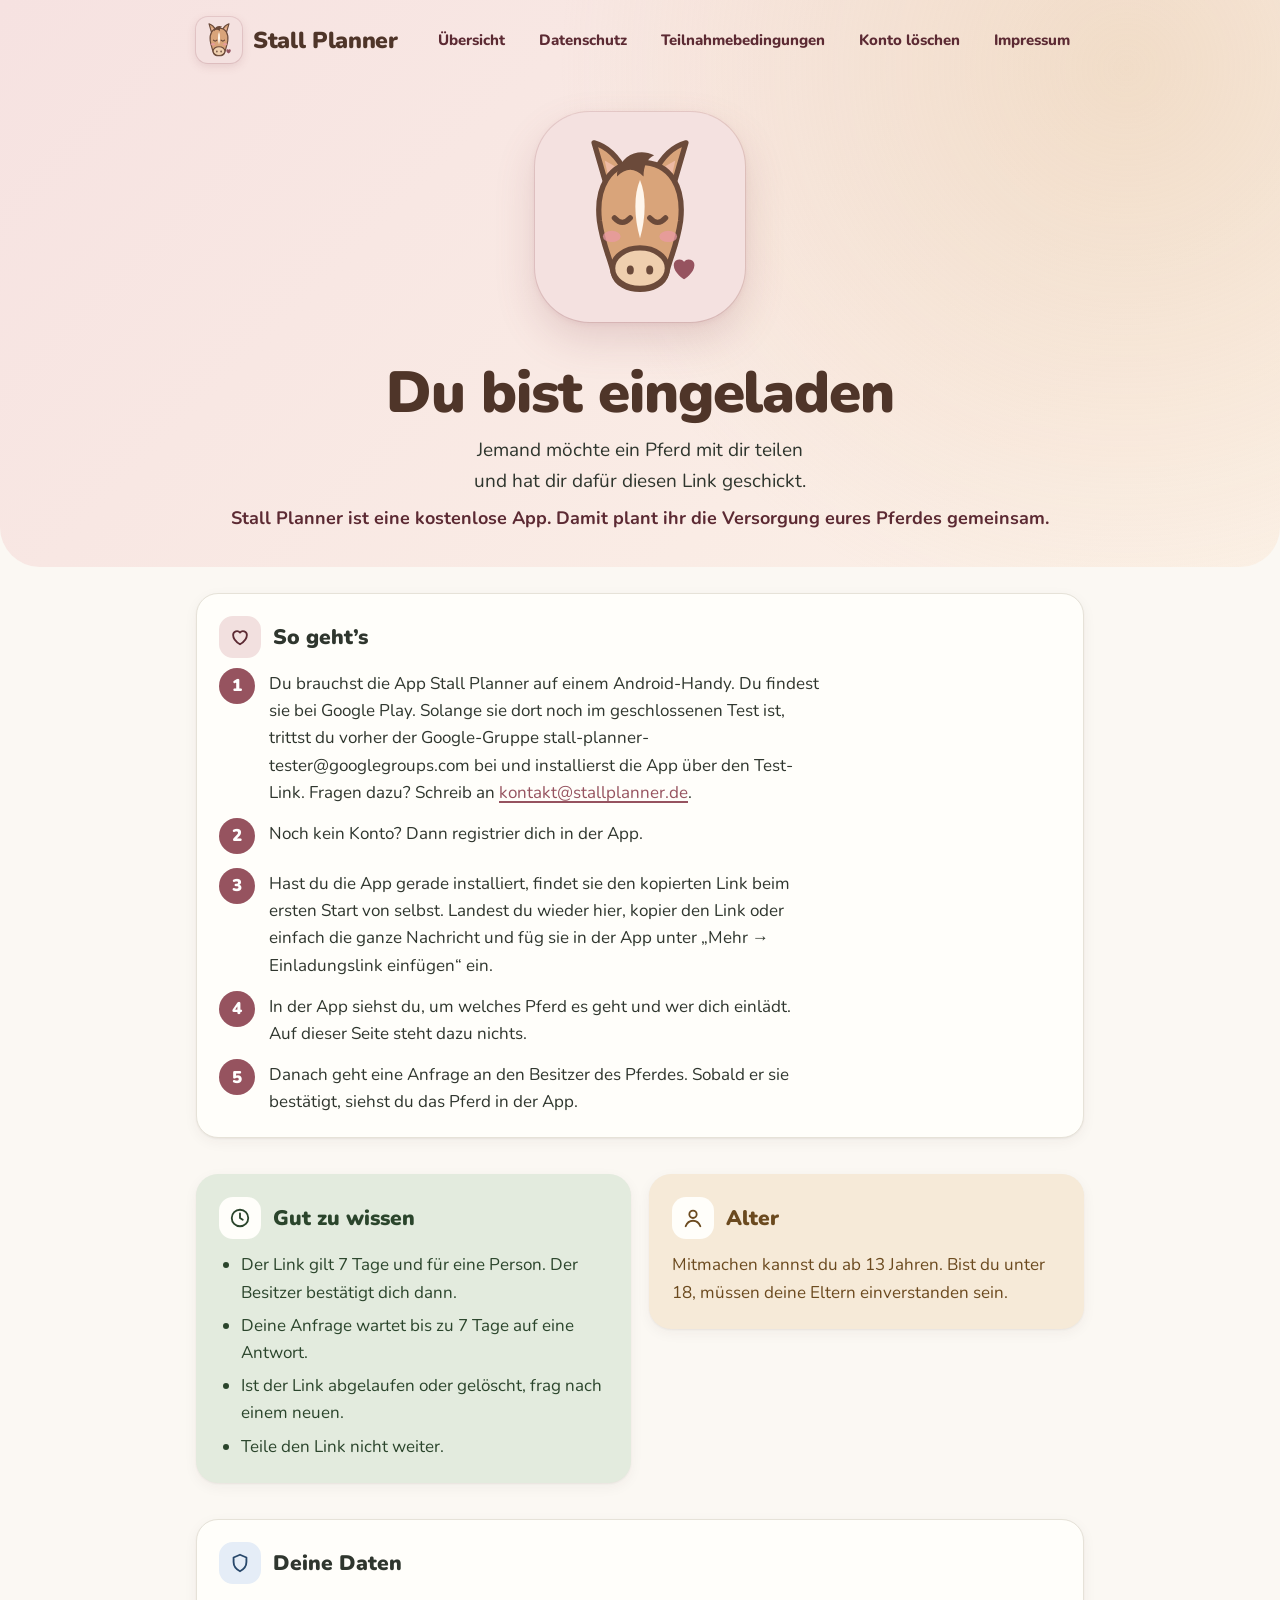
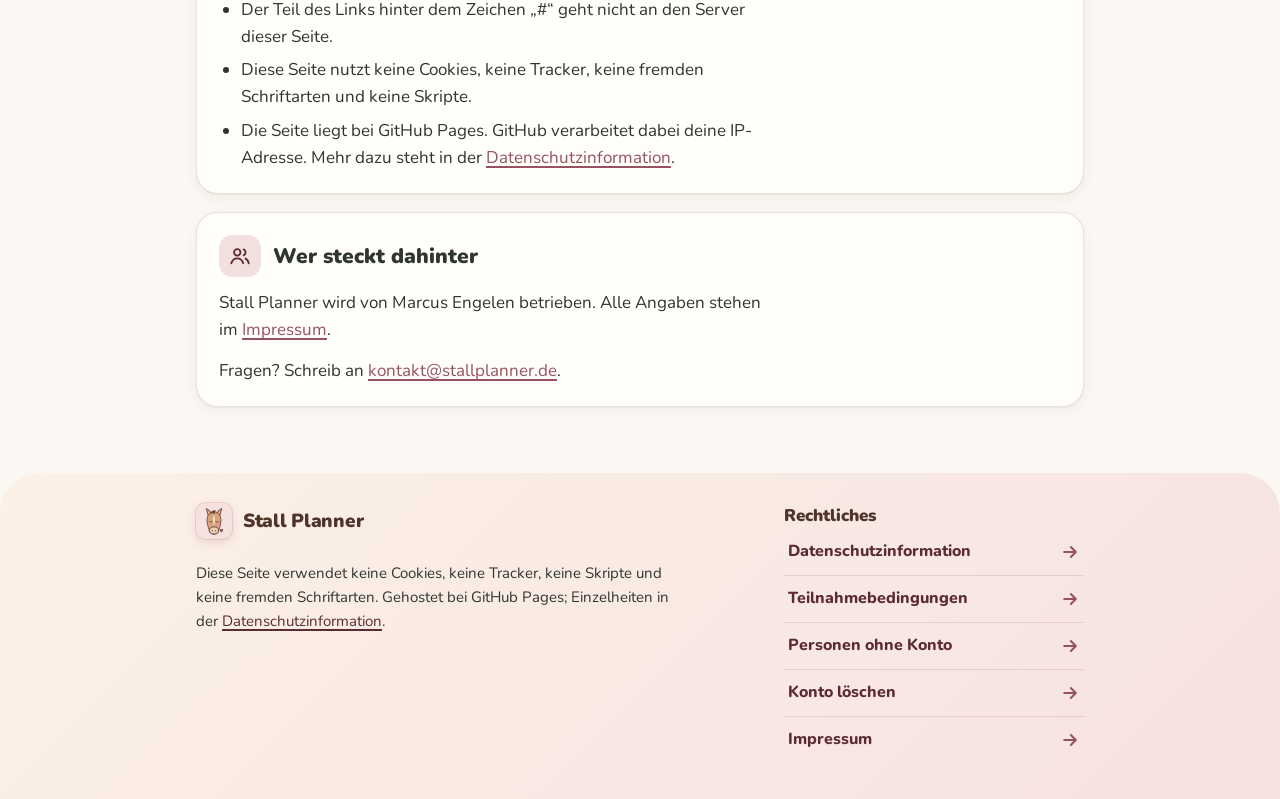
<file: einladung.html>
<!doctype html>
<html lang="de">
<head>
<meta charset="utf-8">
<meta name="viewport" content="width=device-width,initial-scale=1">
<meta http-equiv="Content-Security-Policy" content="default-src 'none'; style-src 'self'; font-src 'self'; img-src 'self'; base-uri 'none'; form-action 'none'">
<meta name="referrer" content="no-referrer">
<meta name="robots" content="noindex">
<meta name="color-scheme" content="light dark">
<meta name="theme-color" content="#f6e2e1" media="(prefers-color-scheme: light)">
<meta name="theme-color" content="#33262a" media="(prefers-color-scheme: dark)">
<title>Du bist eingeladen – Stall Planner</title>
<meta name="description" content="Du bist zu Stall Planner eingeladen. Jemand möchte ein Pferd mit dir teilen. Hier steht, wie du die Einladung in der App annimmst.">
<meta property="og:type" content="website">
<meta property="og:site_name" content="Stall Planner">
<meta property="og:title" content="Du bist zu Stall Planner eingeladen">
<meta property="og:description" content="Du bist zu Stall Planner eingeladen. Jemand möchte ein Pferd mit dir teilen. Hier steht, wie du die Einladung in der App annimmst.">
<meta property="og:url" content="https://stallplanner.de/einladung">
<meta property="og:image" content="https://stallplanner.de/assets/og-image.png">
<meta property="og:image:width" content="1200">
<meta property="og:image:height" content="630">
<meta property="og:image:alt" content="Pferdekopf-Logo von Stall Planner mit dem Schriftzug „Stall Planner“ und „Pferd versorgen ohne Chaos“">
<meta property="og:locale" content="de_DE">
<meta name="twitter:card" content="summary_large_image">
<link rel="icon" href="/favicon.ico" sizes="any">
<link rel="icon" href="/assets/favicon.svg" type="image/svg+xml">
<link rel="apple-touch-icon" href="/apple-touch-icon.png">
<link rel="icon" href="/assets/favicon.svg" type="image/svg+xml">
<link rel="preload" href="/fonts/nunito-latin.woff2" as="font" type="font/woff2" crossorigin>
<link rel="stylesheet" href="/assets/style.css">
</head>
<body>
<a class="skip" href="#inhalt">Zum Inhalt springen</a>
<div class="top">
<header class="bar">
<a class="brand" href="index.html"><span class="tile"><img src="/assets/logo.svg" alt="" width="76" height="94"></span>Stall Planner</a>
<nav class="site" aria-label="Seiten"><ul><li><a href="index.html">Übersicht</a></li><li><a href="datenschutz.html">Datenschutz</a></li><li><a href="bedingungen.html">Teilnahmebedingungen</a></li><li><a href="konto-loeschen.html">Konto löschen</a></li><li><a href="impressum.html">Impressum</a></li></ul></nav>
<a class="jump" href="#seiten">Rechtliches<svg viewBox="0 0 24 24" aria-hidden="true" focusable="false"><path d="M12 5v14M6 13l6 6 6-6"/></svg></a>
</header>
<section class="hero center" aria-labelledby="titel">
<span class="tile big"><img src="/assets/logo.svg" alt="" width="76" height="94"></span>
<div>
<h1 id="titel">Du bist eingeladen</h1>
<p class="lead">Jemand möchte ein Pferd mit dir teilen und hat dir dafür diesen Link geschickt.</p>
<p class="sub">Stall Planner ist eine kostenlose App. Damit plant ihr die Versorgung eures Pferdes gemeinsam.</p>
</div>
</section>
</div>
<main id="inhalt">

<section class="card" aria-labelledby="so-geht-s">
<h2 id="so-geht-s"><span class="ico rose"><svg viewBox="0 0 24 24" aria-hidden="true" focusable="false"><path d="M12 20s-7.5-4.6-7.5-10.2A4.2 4.2 0 0 1 12 7.2a4.2 4.2 0 0 1 7.5 2.6C19.5 15.4 12 20 12 20z"/></svg></span>So geht’s</h2>
<ol class="steps">
<li>Du brauchst die App Stall Planner auf einem Android-Handy. Du findest sie bei Google Play. Solange sie dort noch im geschlossenen Test ist, trittst du vorher der Google-Gruppe stall-planner-tester@googlegroups.com bei und installierst die App über den Test-Link. Fragen dazu? Schreib an <a href="mailto:kontakt@stallplanner.de">kontakt@stallplanner.de</a>.</li>
<li>Noch kein Konto? Dann registrier dich in der App.</li>
<li>Hast du die App gerade installiert, findet sie den kopierten Link beim ersten Start von selbst. Landest du wieder hier, kopier den Link oder einfach die ganze Nachricht und füg sie in der App unter „Mehr → Einladungslink einfügen“ ein.</li>
<li>In der App siehst du, um welches Pferd es geht und wer dich einlädt. Auf dieser Seite steht dazu nichts.</li>
<li>Danach geht eine Anfrage an den Besitzer des Pferdes. Sobald er sie bestätigt, siehst du das Pferd in der App.</li>
</ol>
</section>

<div class="two">
<section class="card sage" aria-labelledby="gut-zu-wissen">
<h2 id="gut-zu-wissen"><span class="ico sage"><svg viewBox="0 0 24 24" aria-hidden="true" focusable="false"><circle cx="12" cy="12" r="9"/><path d="M12 7v5l3 2"/></svg></span>Gut zu wissen</h2>
<ul>
<li>Der Link gilt 7 Tage und für eine Person. Der Besitzer bestätigt dich dann.</li>
<li>Deine Anfrage wartet bis zu 7 Tage auf eine Antwort.</li>
<li>Ist der Link abgelaufen oder gelöscht, frag nach einem neuen.</li>
<li>Teile den Link nicht weiter.</li>
</ul>
</section>
<section class="card sand" aria-labelledby="alter">
<h2 id="alter"><span class="ico sand"><svg viewBox="0 0 24 24" aria-hidden="true" focusable="false"><circle cx="12" cy="8" r="4"/><path d="M4 21c1.5-4 4.5-6 8-6s6.5 2 8 6"/></svg></span>Alter</h2>
<p>Mitmachen kannst du ab 13 Jahren. Bist du unter 18, müssen deine Eltern einverstanden sein.</p>
</section>
</div>

<section class="card" aria-labelledby="deine-daten">
<h2 id="deine-daten"><span class="ico info"><svg viewBox="0 0 24 24" aria-hidden="true" focusable="false"><path d="M12 3l7 3v5c0 4.5-3 8-7 10-4-2-7-5.5-7-10V6z"/></svg></span>Deine Daten</h2>
<ul>
<li>Der Teil des Links hinter dem Zeichen „#“ geht nicht an den Server dieser Seite.</li>
<li>Diese Seite nutzt keine Cookies, keine Tracker, keine fremden Schriftarten und keine Skripte.</li>
<li>Die Seite liegt bei GitHub Pages. GitHub verarbeitet dabei deine IP-Adresse. Mehr dazu steht in der <a href="https://stallplanner.de/datenschutz.html">Datenschutzinformation</a>.</li>
</ul>
</section>

<section class="card" aria-labelledby="wer-steckt-dahinter">
<h2 id="wer-steckt-dahinter"><span class="ico rose"><svg viewBox="0 0 24 24" aria-hidden="true" focusable="false"><circle cx="9" cy="8" r="3.5"/><path d="M2.5 20c1-3.5 3.5-5.5 6.5-5.5s5.5 2 6.5 5.5"/><path d="M16 4.8a3.5 3.5 0 0 1 0 6.4M18 14.8c1.8.8 3 2.6 3.5 5.2"/></svg></span>Wer steckt dahinter</h2>
<p>Stall Planner wird von Marcus Engelen betrieben. Alle Angaben stehen im <a href="https://stallplanner.de/impressum.html">Impressum</a>.</p>
<p>Fragen? Schreib an <a href="mailto:kontakt@stallplanner.de">kontakt@stallplanner.de</a>.</p>
</section>
</main>
<footer>
<div class="foot">
<a class="brand" href="index.html"><span class="tile"><img src="/assets/logo.svg" alt="" width="76" height="94"></span>Stall Planner</a>
<nav class="pages" id="seiten" aria-labelledby="seiten-titel">
<h2 id="seiten-titel">Rechtliches</h2>
<ul class="rows">
<li><a href="datenschutz.html"><span>Datenschutzinformation</span><svg viewBox="0 0 24 24" aria-hidden="true" focusable="false"><path d="M5 12h14M13 6l6 6-6 6"/></svg></a></li>
<li><a href="bedingungen.html"><span>Teilnahmebedingungen</span><svg viewBox="0 0 24 24" aria-hidden="true" focusable="false"><path d="M5 12h14M13 6l6 6-6 6"/></svg></a></li>
<li><a href="personen-ohne-konto.html"><span>Personen ohne Konto</span><svg viewBox="0 0 24 24" aria-hidden="true" focusable="false"><path d="M5 12h14M13 6l6 6-6 6"/></svg></a></li>
<li><a href="konto-loeschen.html"><span>Konto löschen</span><svg viewBox="0 0 24 24" aria-hidden="true" focusable="false"><path d="M5 12h14M13 6l6 6-6 6"/></svg></a></li>
<li><a href="impressum.html"><span>Impressum</span><svg viewBox="0 0 24 24" aria-hidden="true" focusable="false"><path d="M5 12h14M13 6l6 6-6 6"/></svg></a></li>
</ul>
</nav>
<p class="quiet">Diese Seite verwendet keine Cookies, keine Tracker, keine Skripte und keine fremden Schriftarten. Gehostet bei GitHub Pages; Einzelheiten in der <a href="datenschutz.html">Datenschutzinformation</a>.</p>
</div>
</footer>
</body>
</html>
</file>
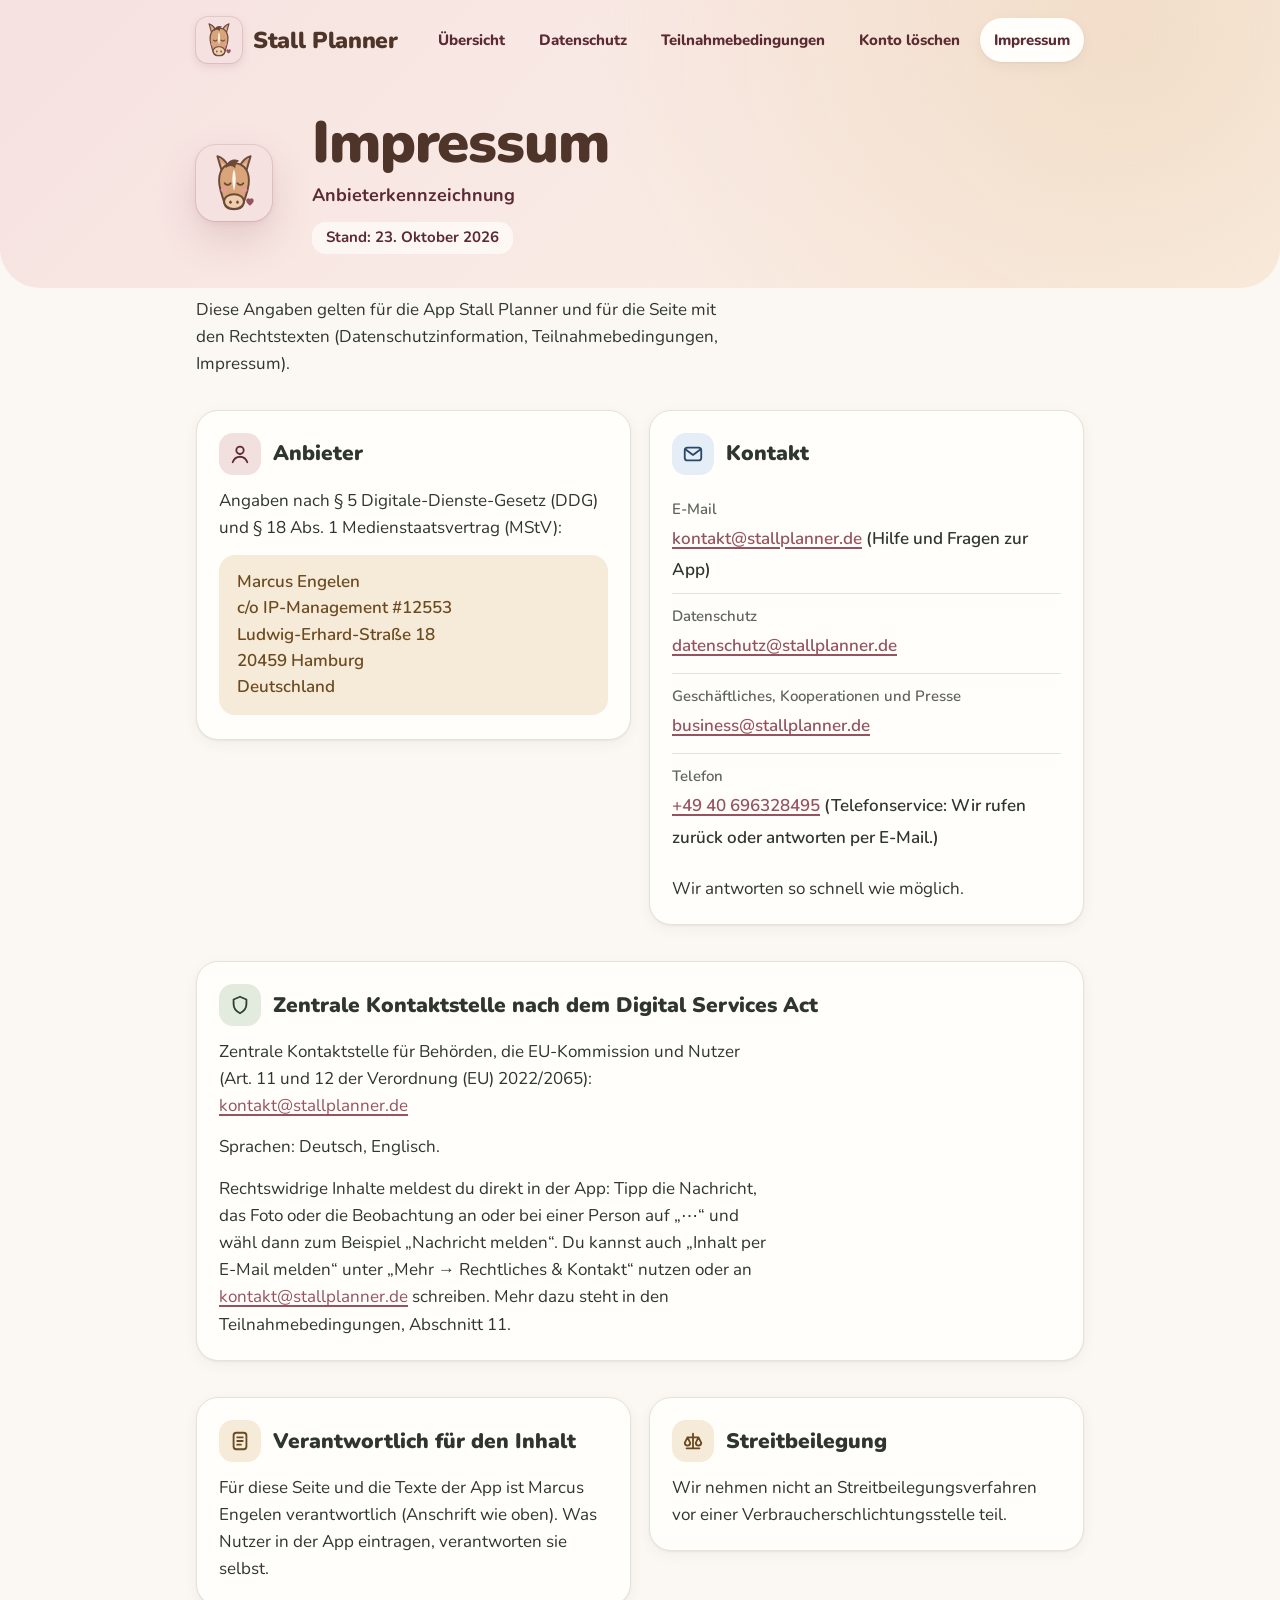
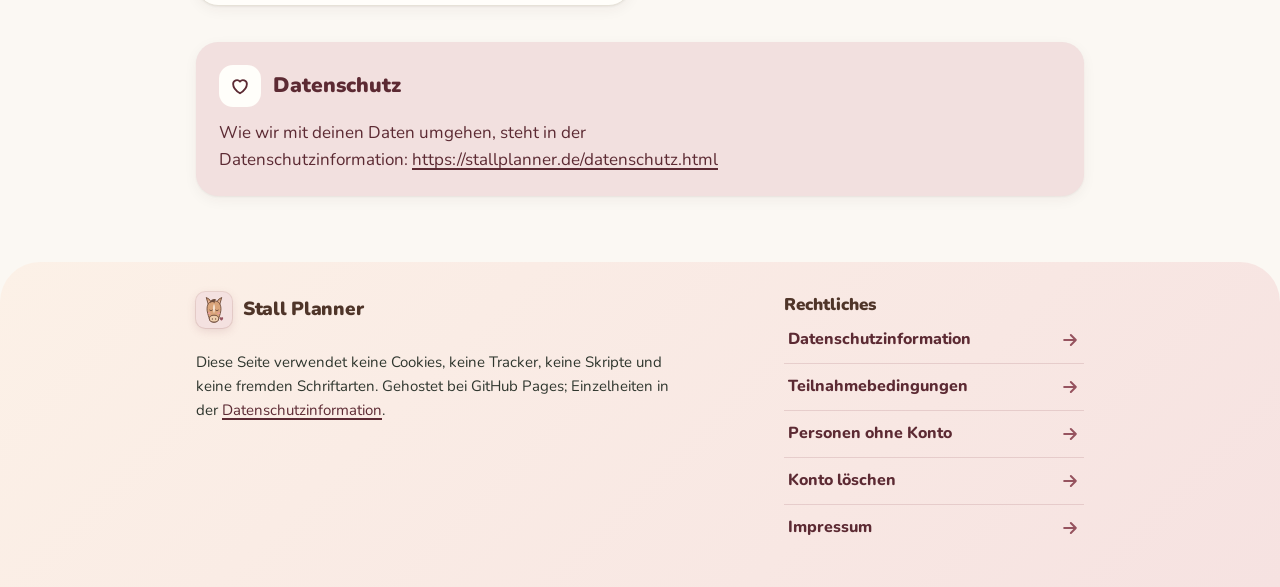
<file: impressum.html>
<!doctype html>
<html lang="de">
<head>
<meta charset="utf-8">
<meta name="viewport" content="width=device-width,initial-scale=1">
<meta http-equiv="Content-Security-Policy" content="default-src 'none'; style-src 'self'; font-src 'self'; img-src 'self'; base-uri 'none'; form-action 'none'">
<meta name="referrer" content="no-referrer">
<meta name="robots" content="noindex">
<meta name="color-scheme" content="light dark">
<meta name="theme-color" content="#f6e2e1" media="(prefers-color-scheme: light)">
<meta name="theme-color" content="#33262a" media="(prefers-color-scheme: dark)">
<title>Impressum – Stall Planner</title>
<meta name="description" content="Wer hinter Stall Planner steckt und wie du Kontakt aufnimmst.">
<meta property="og:type" content="website">
<meta property="og:site_name" content="Stall Planner">
<meta property="og:title" content="Impressum – Stall Planner">
<meta property="og:description" content="Wer hinter Stall Planner steckt und wie du Kontakt aufnimmst.">
<meta property="og:url" content="https://stallplanner.de/impressum.html">
<meta property="og:image" content="https://stallplanner.de/assets/og-image.png">
<meta property="og:image:width" content="1200">
<meta property="og:image:height" content="630">
<meta property="og:image:alt" content="Pferdekopf-Logo von Stall Planner mit dem Schriftzug „Stall Planner“ und „Pferd versorgen ohne Chaos“">
<meta property="og:locale" content="de_DE">
<meta name="twitter:card" content="summary_large_image">
<link rel="icon" href="/favicon.ico" sizes="any">
<link rel="icon" href="/assets/favicon.svg" type="image/svg+xml">
<link rel="apple-touch-icon" href="/apple-touch-icon.png">
<link rel="icon" href="/assets/favicon.svg" type="image/svg+xml">
<link rel="preload" href="/fonts/nunito-latin.woff2" as="font" type="font/woff2" crossorigin>
<link rel="stylesheet" href="/assets/style.css">
</head>
<body>
<a class="skip" href="#inhalt">Zum Inhalt springen</a>
<div class="top">
<header class="bar">
<a class="brand" href="index.html"><span class="tile"><img src="/assets/logo.svg" alt="" width="76" height="94"></span>Stall Planner</a>
<nav class="site" aria-label="Seiten"><ul><li><a href="index.html">Übersicht</a></li><li><a href="datenschutz.html">Datenschutz</a></li><li><a href="bedingungen.html">Teilnahmebedingungen</a></li><li><a href="konto-loeschen.html">Konto löschen</a></li><li><a href="impressum.html" aria-current="page">Impressum</a></li></ul></nav>
<a class="jump" href="#seiten">Rechtliches<svg viewBox="0 0 24 24" aria-hidden="true" focusable="false"><path d="M12 5v14M6 13l6 6 6-6"/></svg></a>
</header>
<section class="hero" aria-labelledby="titel"><span class="tile small"><img src="/assets/logo.svg" alt="" width="76" height="94"></span><div><h1 id="titel">Impressum</h1><p class="sub">Anbieterkennzeichnung</p><p class="stand">Stand: 23. Oktober 2026</p></div></section>
</div>
<main id="inhalt">
<p>Diese Angaben gelten für die App Stall Planner und für die Seite mit den Rechtstexten (Datenschutzinformation, Teilnahmebedingungen, Impressum).</p>
<div class="two">
<section class="card" aria-labelledby="anbieter">
<h2 id="anbieter"><span class="ico rose"><svg viewBox="0 0 24 24" aria-hidden="true" focusable="false"><circle cx="12" cy="8" r="4"/><path d="M4 21c1.5-4 4.5-6 8-6s6.5 2 8 6"/></svg></span>Anbieter</h2>
<p>Angaben nach § 5 Digitale-Dienste-Gesetz (DDG) und § 18 Abs. 1 Medienstaatsvertrag (MStV):</p>
<address class="address">Marcus Engelen<br>c/o IP-Management #12553<br>Ludwig-Erhard-Straße 18<br>20459 Hamburg<br>Deutschland</address>
</section>
<section class="card" aria-labelledby="kontakt">
<h2 id="kontakt"><span class="ico info"><svg viewBox="0 0 24 24" aria-hidden="true" focusable="false"><rect x="3" y="5" width="18" height="14" rx="3"/><path d="M4 7l8 6 8-6"/></svg></span>Kontakt</h2>
<dl class="kv"><div><dt>E-Mail</dt><dd><a href="mailto:kontakt@stallplanner.de">kontakt@stallplanner.de</a> (Hilfe und Fragen zur App)</dd></div><div><dt>Datenschutz</dt><dd><a href="mailto:datenschutz@stallplanner.de">datenschutz@stallplanner.de</a></dd></div><div><dt>Geschäftliches, Kooperationen und Presse</dt><dd><a href="mailto:business@stallplanner.de">business@stallplanner.de</a></dd></div><div><dt>Telefon</dt><dd><a href="tel:+4940696328495">+49 40 696328495</a> (Telefonservice: Wir rufen zurück oder antworten per E-Mail.)</dd></div></dl>
<p>Wir antworten so schnell wie möglich.</p>
</section>
</div>

<section class="card" aria-labelledby="dsa">
<h2 id="dsa"><span class="ico sage"><svg viewBox="0 0 24 24" aria-hidden="true" focusable="false"><path d="M12 3l7 3v5c0 4.5-3 8-7 10-4-2-7-5.5-7-10V6z"/></svg></span>Zentrale Kontaktstelle nach dem Digital Services Act</h2>
<p>Zentrale Kontaktstelle für Behörden, die EU-Kommission und Nutzer (Art. 11 und 12 der Verordnung (EU) 2022/2065): <a href="mailto:kontakt@stallplanner.de">kontakt@stallplanner.de</a></p>
<p>Sprachen: Deutsch, Englisch.</p>
<p>Rechtswidrige Inhalte meldest du direkt in der App: Tipp die Nachricht, das Foto oder die Beobachtung an oder bei einer Person auf „⋯“ und wähl dann zum Beispiel „Nachricht melden“. Du kannst auch „Inhalt per E-Mail melden“ unter „Mehr → Rechtliches &amp; Kontakt“ nutzen oder an <a href="mailto:kontakt@stallplanner.de">kontakt@stallplanner.de</a> schreiben. Mehr dazu steht in den Teilnahmebedingungen, Abschnitt 11.</p>
</section>

<div class="two">
<section class="card" aria-labelledby="verantwortlich">
<h2 id="verantwortlich"><span class="ico sand"><svg viewBox="0 0 24 24" aria-hidden="true" focusable="false"><rect x="5" y="3" width="14" height="18" rx="3"/><path d="M9 8h6M9 12h6M9 16h4"/></svg></span>Verantwortlich für den Inhalt</h2>
<p>Für diese Seite und die Texte der App ist Marcus Engelen verantwortlich (Anschrift wie oben). Was Nutzer in der App eintragen, verantworten sie selbst.</p>
</section>
<section class="card" aria-labelledby="streit">
<h2 id="streit"><span class="ico sand"><svg viewBox="0 0 24 24" aria-hidden="true" focusable="false"><path d="M12 4v16M5 20h14M6 8h12M6 8l-3 6a3 3 0 0 0 6 0zM18 8l-3 6a3 3 0 0 0 6 0z"/></svg></span>Streitbeilegung</h2>
<p>Wir nehmen nicht an Streitbeilegungsverfahren vor einer Verbraucherschlichtungsstelle teil.</p>
</section>
</div>

<section class="card rose" aria-labelledby="datenschutz">
<h2 id="datenschutz"><span class="ico rose"><svg viewBox="0 0 24 24" aria-hidden="true" focusable="false"><path d="M12 20s-7.5-4.6-7.5-10.2A4.2 4.2 0 0 1 12 7.2a4.2 4.2 0 0 1 7.5 2.6C19.5 15.4 12 20 12 20z"/></svg></span>Datenschutz</h2>
<p>Wie wir mit deinen Daten umgehen, steht in der Datenschutzinformation: <a href="https://stallplanner.de/datenschutz.html">https://stallplanner.de/datenschutz.html</a></p>
</section>
</main>
<footer>
<div class="foot">
<a class="brand" href="index.html"><span class="tile"><img src="/assets/logo.svg" alt="" width="76" height="94"></span>Stall Planner</a>
<nav class="pages" id="seiten" aria-labelledby="seiten-titel">
<h2 id="seiten-titel">Rechtliches</h2>
<ul class="rows">
<li><a href="datenschutz.html"><span>Datenschutzinformation</span><svg viewBox="0 0 24 24" aria-hidden="true" focusable="false"><path d="M5 12h14M13 6l6 6-6 6"/></svg></a></li>
<li><a href="bedingungen.html"><span>Teilnahmebedingungen</span><svg viewBox="0 0 24 24" aria-hidden="true" focusable="false"><path d="M5 12h14M13 6l6 6-6 6"/></svg></a></li>
<li><a href="personen-ohne-konto.html"><span>Personen ohne Konto</span><svg viewBox="0 0 24 24" aria-hidden="true" focusable="false"><path d="M5 12h14M13 6l6 6-6 6"/></svg></a></li>
<li><a href="konto-loeschen.html"><span>Konto löschen</span><svg viewBox="0 0 24 24" aria-hidden="true" focusable="false"><path d="M5 12h14M13 6l6 6-6 6"/></svg></a></li>
<li><a href="impressum.html" aria-current="page"><span>Impressum</span><svg viewBox="0 0 24 24" aria-hidden="true" focusable="false"><path d="M5 12h14M13 6l6 6-6 6"/></svg></a></li>
</ul>
</nav>
<p class="quiet">Diese Seite verwendet keine Cookies, keine Tracker, keine Skripte und keine fremden Schriftarten. Gehostet bei GitHub Pages; Einzelheiten in der <a href="datenschutz.html">Datenschutzinformation</a>.</p>
</div>
</footer>
</body>
</html>
</file>
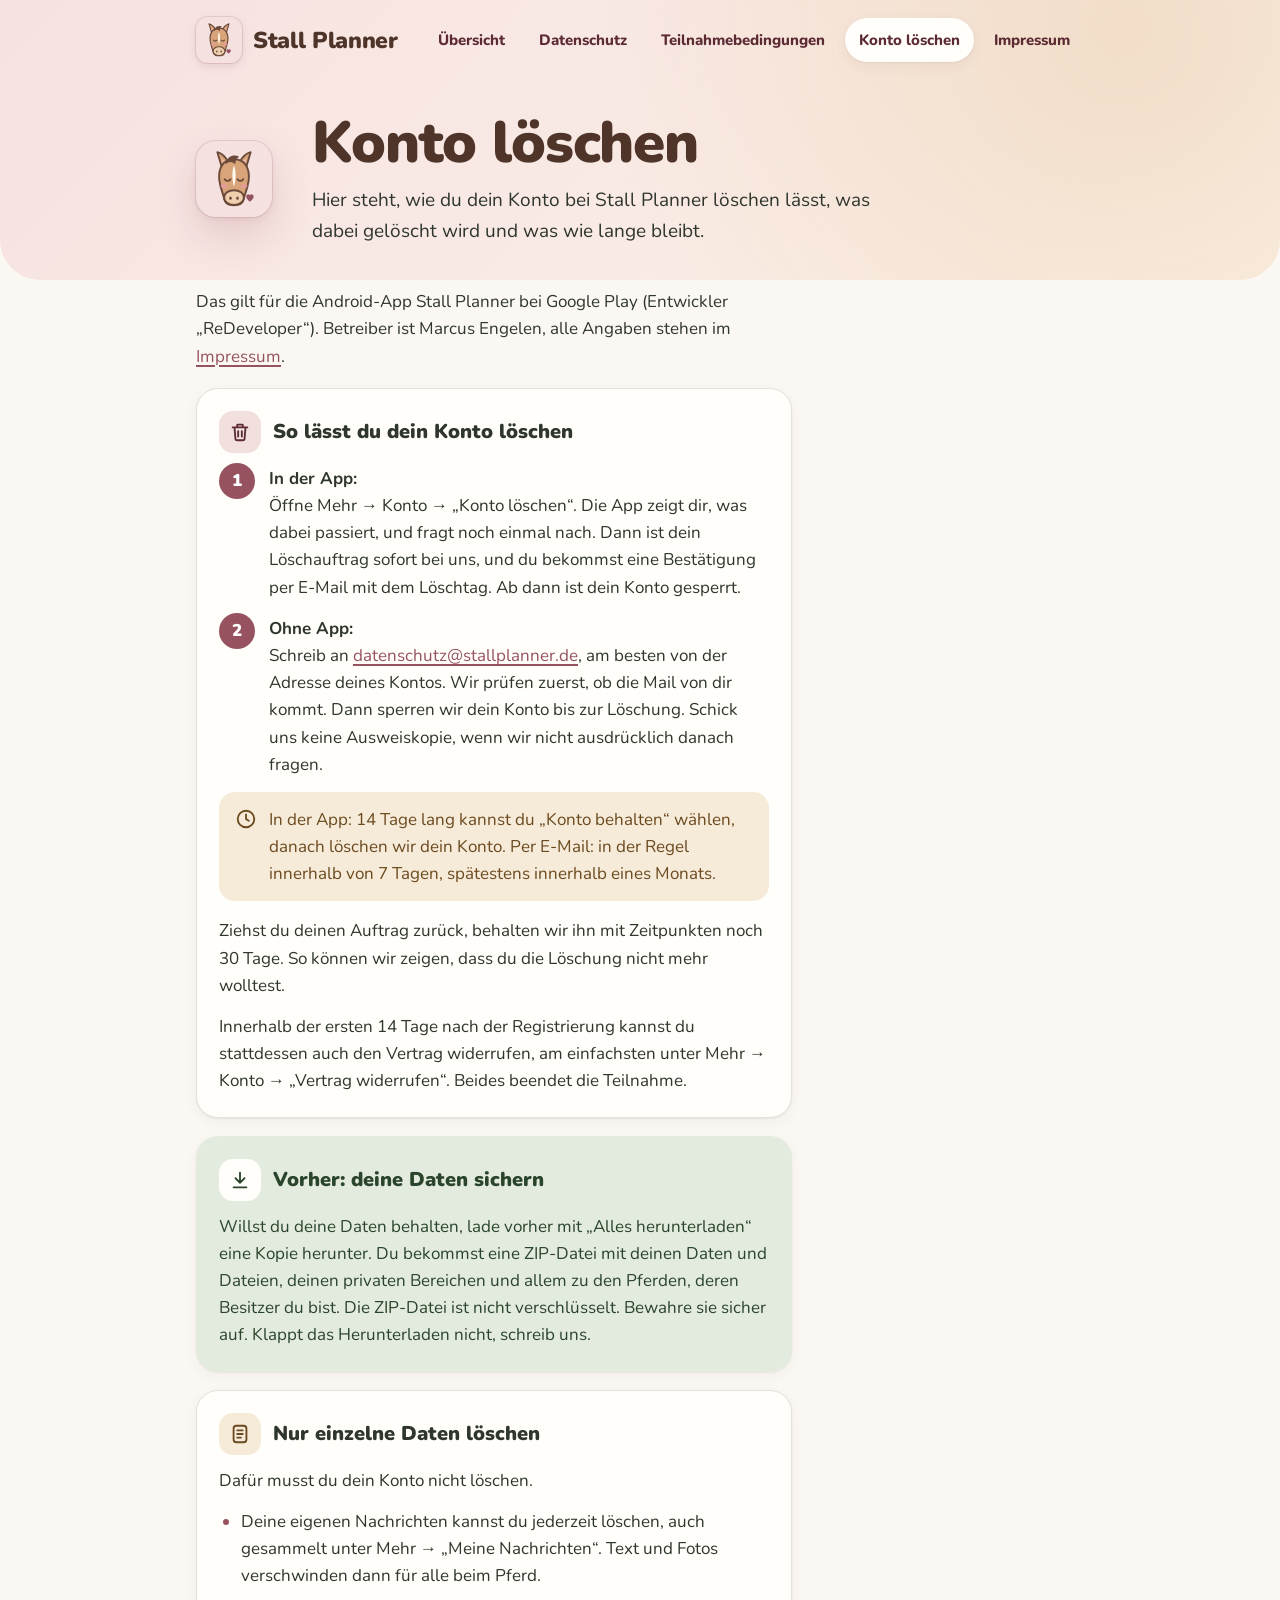
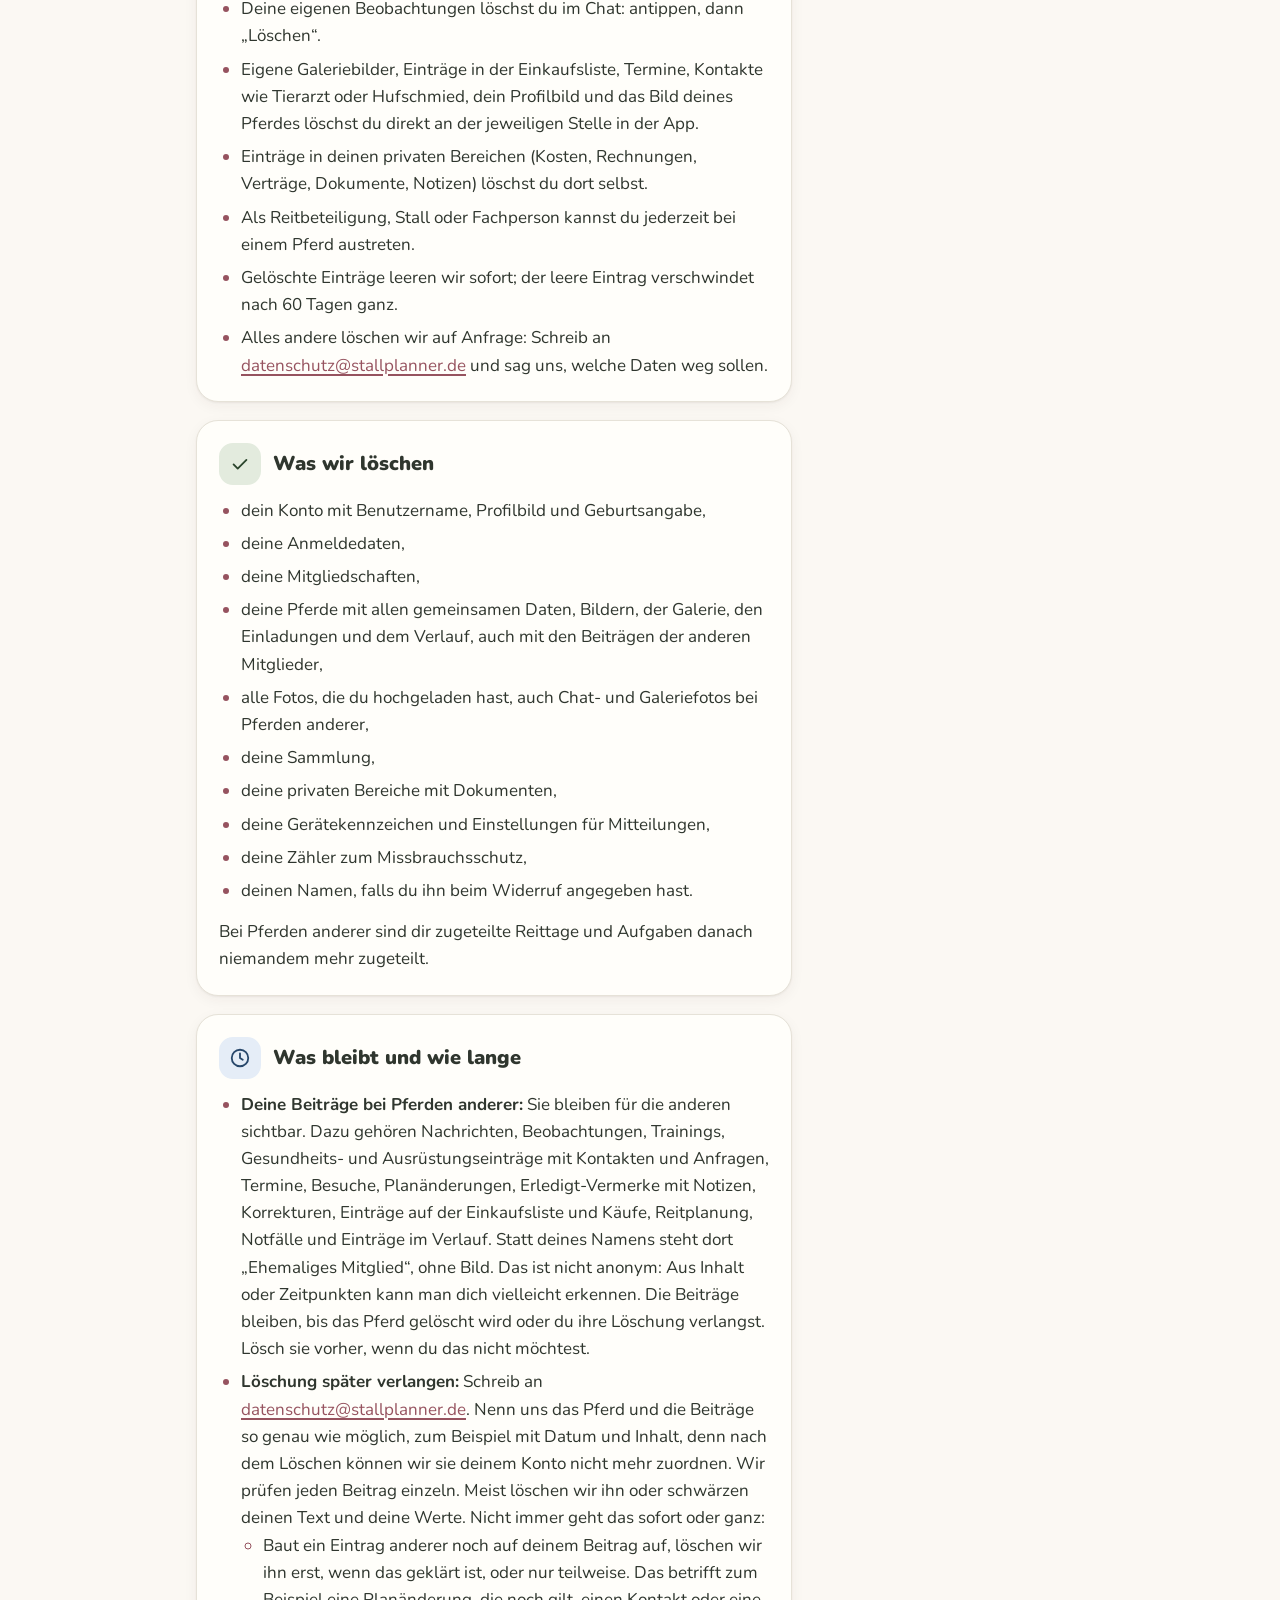
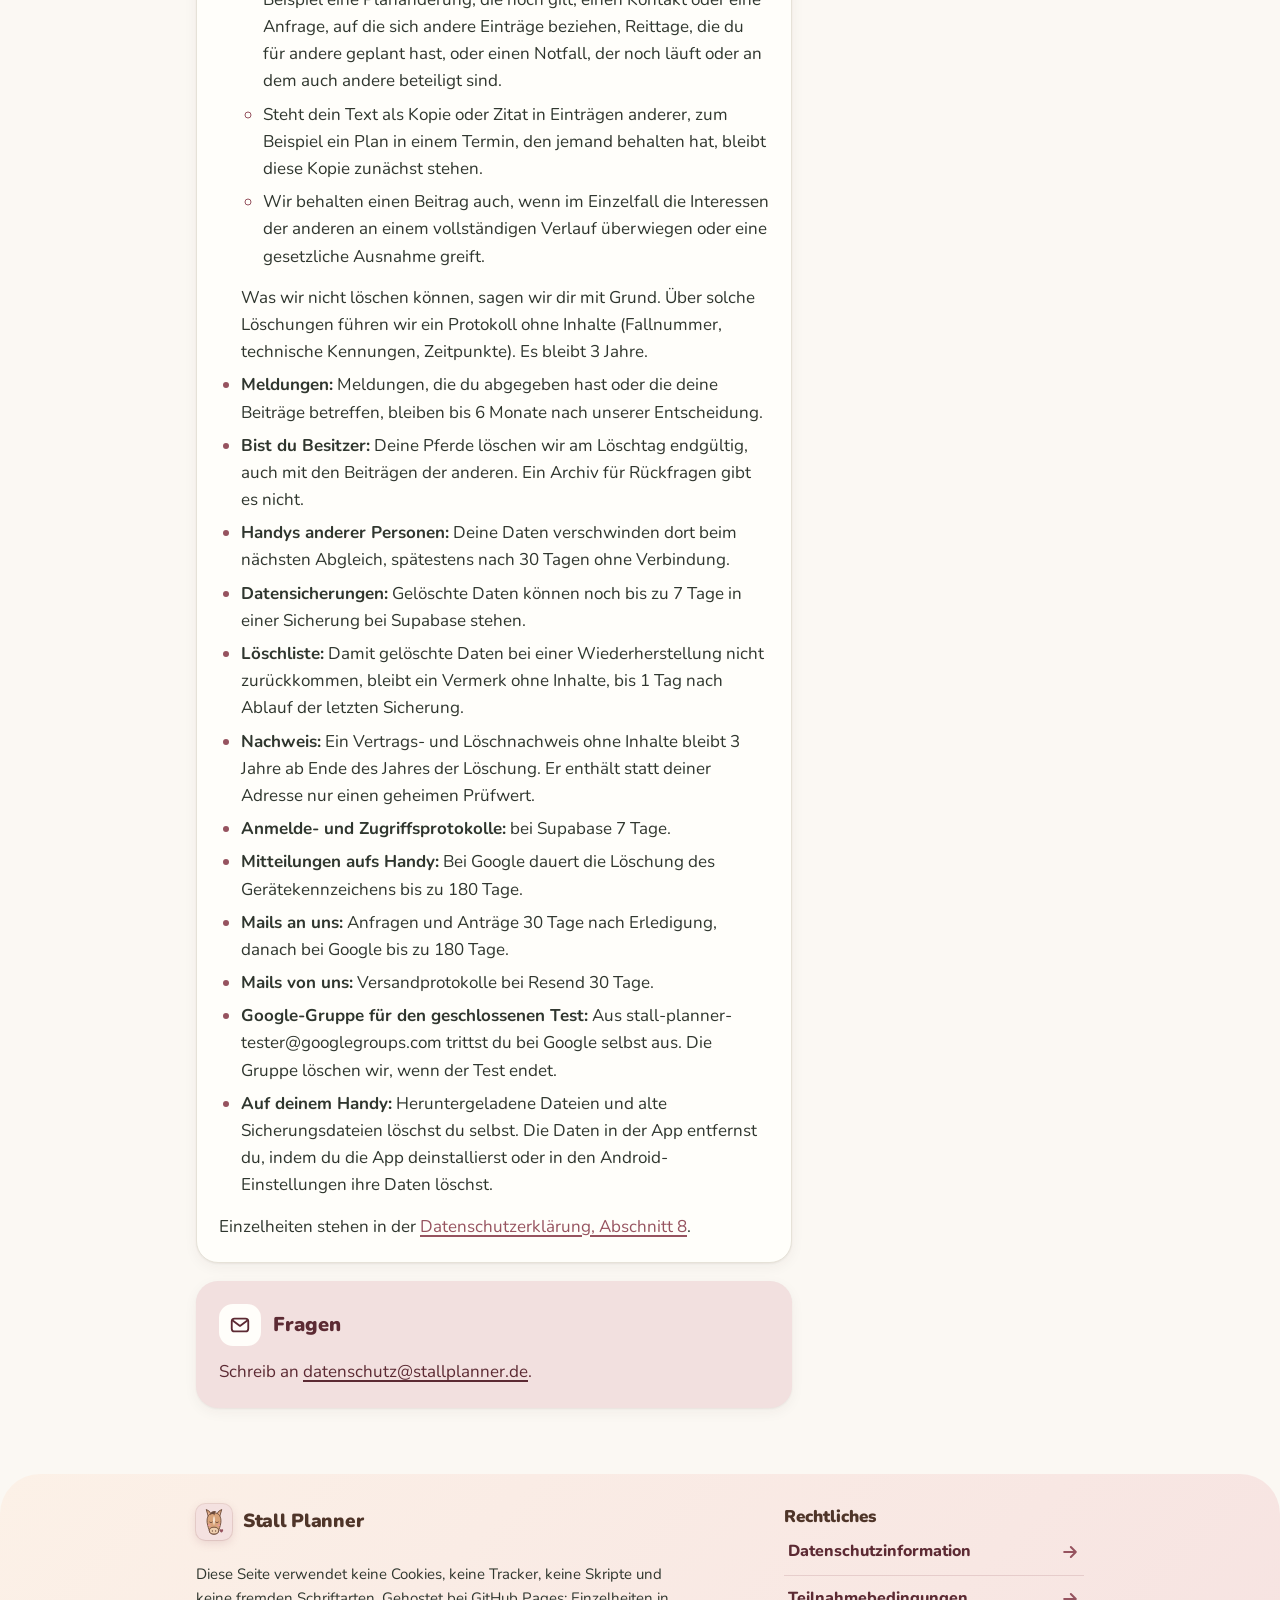
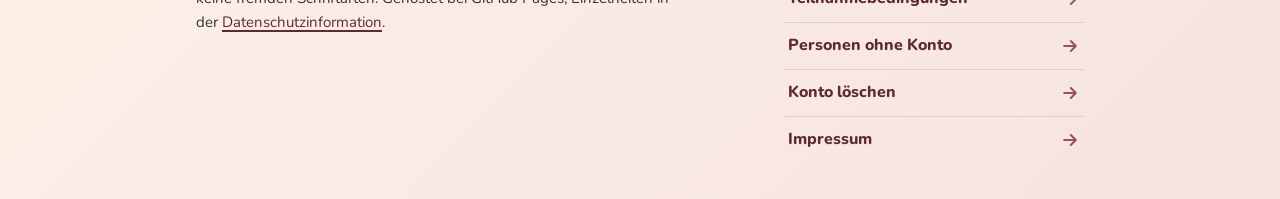
<file: konto-loeschen.html>
<!doctype html>
<html lang="de">
<head>
<meta charset="utf-8">
<meta name="viewport" content="width=device-width,initial-scale=1">
<meta http-equiv="Content-Security-Policy" content="default-src 'none'; style-src 'self'; font-src 'self'; img-src 'self'; base-uri 'none'; form-action 'none'">
<meta name="referrer" content="no-referrer">
<meta name="robots" content="noindex">
<meta name="color-scheme" content="light dark">
<meta name="theme-color" content="#f6e2e1" media="(prefers-color-scheme: light)">
<meta name="theme-color" content="#33262a" media="(prefers-color-scheme: dark)">
<title>Konto löschen – Stall Planner</title>
<meta name="description" content="So lässt du dein Konto bei Stall Planner löschen: was dabei gelöscht wird und was wie lange bleibt.">
<meta property="og:type" content="website">
<meta property="og:site_name" content="Stall Planner">
<meta property="og:title" content="Konto löschen – Stall Planner">
<meta property="og:description" content="So lässt du dein Konto bei Stall Planner löschen: was dabei gelöscht wird und was wie lange bleibt.">
<meta property="og:url" content="https://stallplanner.de/konto-loeschen.html">
<meta property="og:image" content="https://stallplanner.de/assets/og-image.png">
<meta property="og:image:width" content="1200">
<meta property="og:image:height" content="630">
<meta property="og:image:alt" content="Pferdekopf-Logo von Stall Planner mit dem Schriftzug „Stall Planner“ und „Pferd versorgen ohne Chaos“">
<meta property="og:locale" content="de_DE">
<meta name="twitter:card" content="summary_large_image">
<link rel="icon" href="/favicon.ico" sizes="any">
<link rel="icon" href="/assets/favicon.svg" type="image/svg+xml">
<link rel="apple-touch-icon" href="/apple-touch-icon.png">
<link rel="icon" href="/assets/favicon.svg" type="image/svg+xml">
<link rel="preload" href="/fonts/nunito-latin.woff2" as="font" type="font/woff2" crossorigin>
<link rel="stylesheet" href="/assets/style.css">
</head>
<body>
<a class="skip" href="#inhalt">Zum Inhalt springen</a>
<div class="top">
<header class="bar">
<a class="brand" href="index.html"><span class="tile"><img src="/assets/logo.svg" alt="" width="76" height="94"></span>Stall Planner</a>
<nav class="site" aria-label="Seiten"><ul><li><a href="index.html">Übersicht</a></li><li><a href="datenschutz.html">Datenschutz</a></li><li><a href="bedingungen.html">Teilnahmebedingungen</a></li><li><a href="konto-loeschen.html" aria-current="page">Konto löschen</a></li><li><a href="impressum.html">Impressum</a></li></ul></nav>
<a class="jump" href="#seiten">Rechtliches<svg viewBox="0 0 24 24" aria-hidden="true" focusable="false"><path d="M12 5v14M6 13l6 6 6-6"/></svg></a>
</header>
<section class="hero" aria-labelledby="titel"><span class="tile small"><img src="/assets/logo.svg" alt="" width="76" height="94"></span><div><h1 id="titel">Konto löschen</h1><p class="lead">Hier steht, wie du dein Konto bei Stall Planner löschen lässt, was dabei gelöscht wird und was wie lange bleibt.</p></div></section>
</div>
<main id="inhalt">
<div class="read legal">
<p>Das gilt für die Android-App Stall Planner bei Google Play (Entwickler „ReDeveloper“). Betreiber ist Marcus Engelen, alle Angaben stehen im <a href="https://stallplanner.de/impressum.html">Impressum</a>.</p>
<section class="card" aria-labelledby="so-lässt-du-dein-konto-löschen">
<h2 id="so-lässt-du-dein-konto-löschen"><span class="ico rose"><svg viewBox="0 0 24 24" aria-hidden="true" focusable="false"><path d="M4 7h16M10 11v6M14 11v6M6 7l1 12a2 2 0 0 0 2 2h6a2 2 0 0 0 2-2l1-12M9 7V4h6v3"/></svg></span>So lässt du dein Konto löschen</h2>
<ol class="steps">
<li><strong>In der App:</strong> Öffne Mehr → Konto → „Konto löschen“. Die App zeigt dir, was dabei passiert, und fragt noch einmal nach. Dann ist dein Löschauftrag sofort bei uns, und du bekommst eine Bestätigung per E-Mail mit dem Löschtag. Ab dann ist dein Konto gesperrt.</li>
<li><strong>Ohne App:</strong> Schreib an <a href="mailto:datenschutz@stallplanner.de">datenschutz@stallplanner.de</a>, am besten von der Adresse deines Kontos. Wir prüfen zuerst, ob die Mail von dir kommt. Dann sperren wir dein Konto bis zur Löschung. Schick uns keine Ausweiskopie, wenn wir nicht ausdrücklich danach fragen.</li>
</ol>
<div class="note" role="note"><svg viewBox="0 0 24 24" aria-hidden="true" focusable="false"><circle cx="12" cy="12" r="9"/><path d="M12 7v5l3 2"/></svg><p>In der App: 14 Tage lang kannst du „Konto behalten“ wählen, danach löschen wir dein Konto. Per E-Mail: in der Regel innerhalb von 7 Tagen, spätestens innerhalb eines Monats.</p></div>
<p>Ziehst du deinen Auftrag zurück, behalten wir ihn mit Zeitpunkten noch 30 Tage. So können wir zeigen, dass du die Löschung nicht mehr wolltest.</p>
<p>Innerhalb der ersten 14 Tage nach der Registrierung kannst du stattdessen auch den Vertrag widerrufen, am einfachsten unter Mehr → Konto → „Vertrag widerrufen“. Beides beendet die Teilnahme.</p>
</section>

<section class="card sage" aria-labelledby="vorher-deine-daten-sichern">
<h2 id="vorher-deine-daten-sichern"><span class="ico sage"><svg viewBox="0 0 24 24" aria-hidden="true" focusable="false"><path d="M12 4v11M7 10l5 5 5-5M5 20h14"/></svg></span>Vorher: deine Daten sichern</h2>
<p>Willst du deine Daten behalten, lade vorher mit „Alles herunterladen“ eine Kopie herunter. Du bekommst eine ZIP-Datei mit deinen Daten und Dateien, deinen privaten Bereichen und allem zu den Pferden, deren Besitzer du bist. Die ZIP-Datei ist nicht verschlüsselt. Bewahre sie sicher auf. Klappt das Herunterladen nicht, schreib uns.</p>
</section>

<section class="card" aria-labelledby="nur-einzelne-daten-löschen">
<h2 id="nur-einzelne-daten-löschen"><span class="ico sand"><svg viewBox="0 0 24 24" aria-hidden="true" focusable="false"><rect x="5" y="3" width="14" height="18" rx="3"/><path d="M9 8h6M9 12h6M9 16h4"/></svg></span>Nur einzelne Daten löschen</h2>
<p>Dafür musst du dein Konto nicht löschen.</p>
<ul>
<li>Deine eigenen Nachrichten kannst du jederzeit löschen, auch gesammelt unter Mehr → „Meine Nachrichten“. Text und Fotos verschwinden dann für alle beim Pferd.</li>
<li>Deine eigenen Beobachtungen löschst du im Chat: antippen, dann „Löschen“.</li>
<li>Eigene Galeriebilder, Einträge in der Einkaufsliste, Termine, Kontakte wie Tierarzt oder Hufschmied, dein Profilbild und das Bild deines Pferdes löschst du direkt an der jeweiligen Stelle in der App.</li>
<li>Einträge in deinen privaten Bereichen (Kosten, Rechnungen, Verträge, Dokumente, Notizen) löschst du dort selbst.</li>
<li>Als Reitbeteiligung, Stall oder Fachperson kannst du jederzeit bei einem Pferd austreten.</li>
<li>Gelöschte Einträge leeren wir sofort; der leere Eintrag verschwindet nach 60 Tagen ganz.</li>
<li>Alles andere löschen wir auf Anfrage: Schreib an <a href="mailto:datenschutz@stallplanner.de">datenschutz@stallplanner.de</a> und sag uns, welche Daten weg sollen.</li>
</ul>
</section>

<section class="card" aria-labelledby="was-wir-löschen">
<h2 id="was-wir-löschen"><span class="ico sage"><svg viewBox="0 0 24 24" aria-hidden="true" focusable="false"><path d="M5 12.5l4.5 4.5L19 7.5"/></svg></span>Was wir löschen</h2>
<ul>
<li>dein Konto mit Benutzername, Profilbild und Geburtsangabe,</li>
<li>deine Anmeldedaten,</li>
<li>deine Mitgliedschaften,</li>
<li>deine Pferde mit allen gemeinsamen Daten, Bildern, der Galerie, den Einladungen und dem Verlauf, auch mit den Beiträgen der anderen Mitglieder,</li>
<li>alle Fotos, die du hochgeladen hast, auch Chat- und Galeriefotos bei Pferden anderer,</li>
<li>deine Sammlung,</li>
<li>deine privaten Bereiche mit Dokumenten,</li>
<li>deine Gerätekennzeichen und Einstellungen für Mitteilungen,</li>
<li>deine Zähler zum Missbrauchsschutz,</li>
<li>deinen Namen, falls du ihn beim Widerruf angegeben hast.</li>
</ul>
<p>Bei Pferden anderer sind dir zugeteilte Reittage und Aufgaben danach niemandem mehr zugeteilt.</p>
</section>

<section class="card" aria-labelledby="was-bleibt-und-wie-lange">
<h2 id="was-bleibt-und-wie-lange"><span class="ico info"><svg viewBox="0 0 24 24" aria-hidden="true" focusable="false"><circle cx="12" cy="12" r="9"/><path d="M12 7v5l3 2"/></svg></span>Was bleibt und wie lange</h2>
<ul>
<li><strong>Deine Beiträge bei Pferden anderer:</strong> Sie bleiben für die anderen sichtbar. Dazu gehören Nachrichten, Beobachtungen, Trainings, Gesundheits- und Ausrüstungseinträge mit Kontakten und Anfragen, Termine, Besuche, Planänderungen, Erledigt-Vermerke mit Notizen, Korrekturen, Einträge auf der Einkaufsliste und Käufe, Reitplanung, Notfälle und Einträge im Verlauf. Statt deines Namens steht dort „Ehemaliges Mitglied“, ohne Bild. Das ist nicht anonym: Aus Inhalt oder Zeitpunkten kann man dich vielleicht erkennen. Die Beiträge bleiben, bis das Pferd gelöscht wird oder du ihre Löschung verlangst. Lösch sie vorher, wenn du das nicht möchtest.</li>
<li><strong>Löschung später verlangen:</strong> Schreib an <a href="mailto:datenschutz@stallplanner.de">datenschutz@stallplanner.de</a>. Nenn uns das Pferd und die Beiträge so genau wie möglich, zum Beispiel mit Datum und Inhalt, denn nach dem Löschen können wir sie deinem Konto nicht mehr zuordnen. Wir prüfen jeden Beitrag einzeln. Meist löschen wir ihn oder schwärzen deinen Text und deine Werte. Nicht immer geht das sofort oder ganz:
<ul>
<li>Baut ein Eintrag anderer noch auf deinem Beitrag auf, löschen wir ihn erst, wenn das geklärt ist, oder nur teilweise. Das betrifft zum Beispiel eine Planänderung, die noch gilt, einen Kontakt oder eine Anfrage, auf die sich andere Einträge beziehen, Reittage, die du für andere geplant hast, oder einen Notfall, der noch läuft oder an dem auch andere beteiligt sind.</li>
<li>Steht dein Text als Kopie oder Zitat in Einträgen anderer, zum Beispiel ein Plan in einem Termin, den jemand behalten hat, bleibt diese Kopie zunächst stehen.</li>
<li>Wir behalten einen Beitrag auch, wenn im Einzelfall die Interessen der anderen an einem vollständigen Verlauf überwiegen oder eine gesetzliche Ausnahme greift.</li>
</ul>
Was wir nicht löschen können, sagen wir dir mit Grund. Über solche Löschungen führen wir ein Protokoll ohne Inhalte (Fallnummer, technische Kennungen, Zeitpunkte). Es bleibt 3 Jahre.</li>
<li><strong>Meldungen:</strong> Meldungen, die du abgegeben hast oder die deine Beiträge betreffen, bleiben bis 6 Monate nach unserer Entscheidung.</li>
<li><strong>Bist du Besitzer:</strong> Deine Pferde löschen wir am Löschtag endgültig, auch mit den Beiträgen der anderen. Ein Archiv für Rückfragen gibt es nicht.</li>
<li><strong>Handys anderer Personen:</strong> Deine Daten verschwinden dort beim nächsten Abgleich, spätestens nach 30 Tagen ohne Verbindung.</li>
<li><strong>Datensicherungen:</strong> Gelöschte Daten können noch bis zu 7 Tage in einer Sicherung bei Supabase stehen.</li>
<li><strong>Löschliste:</strong> Damit gelöschte Daten bei einer Wiederherstellung nicht zurückkommen, bleibt ein Vermerk ohne Inhalte, bis 1 Tag nach Ablauf der letzten Sicherung.</li>
<li><strong>Nachweis:</strong> Ein Vertrags- und Löschnachweis ohne Inhalte bleibt 3 Jahre ab Ende des Jahres der Löschung. Er enthält statt deiner Adresse nur einen geheimen Prüfwert.</li>
<li><strong>Anmelde- und Zugriffsprotokolle:</strong> bei Supabase 7 Tage.</li>
<li><strong>Mitteilungen aufs Handy:</strong> Bei Google dauert die Löschung des Gerätekennzeichens bis zu 180 Tage.</li>
<li><strong>Mails an uns:</strong> Anfragen und Anträge 30 Tage nach Erledigung, danach bei Google bis zu 180 Tage.</li>
<li><strong>Mails von uns:</strong> Versandprotokolle bei Resend 30 Tage.</li>
<li><strong>Google-Gruppe für den geschlossenen Test:</strong> Aus stall-planner-tester@googlegroups.com trittst du bei Google selbst aus. Die Gruppe löschen wir, wenn der Test endet.</li>
<li><strong>Auf deinem Handy:</strong> Heruntergeladene Dateien und alte Sicherungsdateien löschst du selbst. Die Daten in der App entfernst du, indem du die App deinstallierst oder in den Android-Einstellungen ihre Daten löschst.</li>
</ul>
<p>Einzelheiten stehen in der <a href="https://stallplanner.de/datenschutz.html#7-löschung-und-fristen">Datenschutzerklärung, Abschnitt 8</a>.</p>
</section>

<section class="card rose" aria-labelledby="fragen">
<h2 id="fragen"><span class="ico rose"><svg viewBox="0 0 24 24" aria-hidden="true" focusable="false"><rect x="3" y="5" width="18" height="14" rx="3"/><path d="M4 7l8 6 8-6"/></svg></span>Fragen</h2>
<p>Schreib an <a href="mailto:datenschutz@stallplanner.de">datenschutz@stallplanner.de</a>.</p>
</section>
</div>
</main>
<footer>
<div class="foot">
<a class="brand" href="index.html"><span class="tile"><img src="/assets/logo.svg" alt="" width="76" height="94"></span>Stall Planner</a>
<nav class="pages" id="seiten" aria-labelledby="seiten-titel">
<h2 id="seiten-titel">Rechtliches</h2>
<ul class="rows">
<li><a href="datenschutz.html"><span>Datenschutzinformation</span><svg viewBox="0 0 24 24" aria-hidden="true" focusable="false"><path d="M5 12h14M13 6l6 6-6 6"/></svg></a></li>
<li><a href="bedingungen.html"><span>Teilnahmebedingungen</span><svg viewBox="0 0 24 24" aria-hidden="true" focusable="false"><path d="M5 12h14M13 6l6 6-6 6"/></svg></a></li>
<li><a href="personen-ohne-konto.html"><span>Personen ohne Konto</span><svg viewBox="0 0 24 24" aria-hidden="true" focusable="false"><path d="M5 12h14M13 6l6 6-6 6"/></svg></a></li>
<li><a href="konto-loeschen.html" aria-current="page"><span>Konto löschen</span><svg viewBox="0 0 24 24" aria-hidden="true" focusable="false"><path d="M5 12h14M13 6l6 6-6 6"/></svg></a></li>
<li><a href="impressum.html"><span>Impressum</span><svg viewBox="0 0 24 24" aria-hidden="true" focusable="false"><path d="M5 12h14M13 6l6 6-6 6"/></svg></a></li>
</ul>
</nav>
<p class="quiet">Diese Seite verwendet keine Cookies, keine Tracker, keine Skripte und keine fremden Schriftarten. Gehostet bei GitHub Pages; Einzelheiten in der <a href="datenschutz.html">Datenschutzinformation</a>.</p>
</div>
</footer>
</body>
</html>
</file>
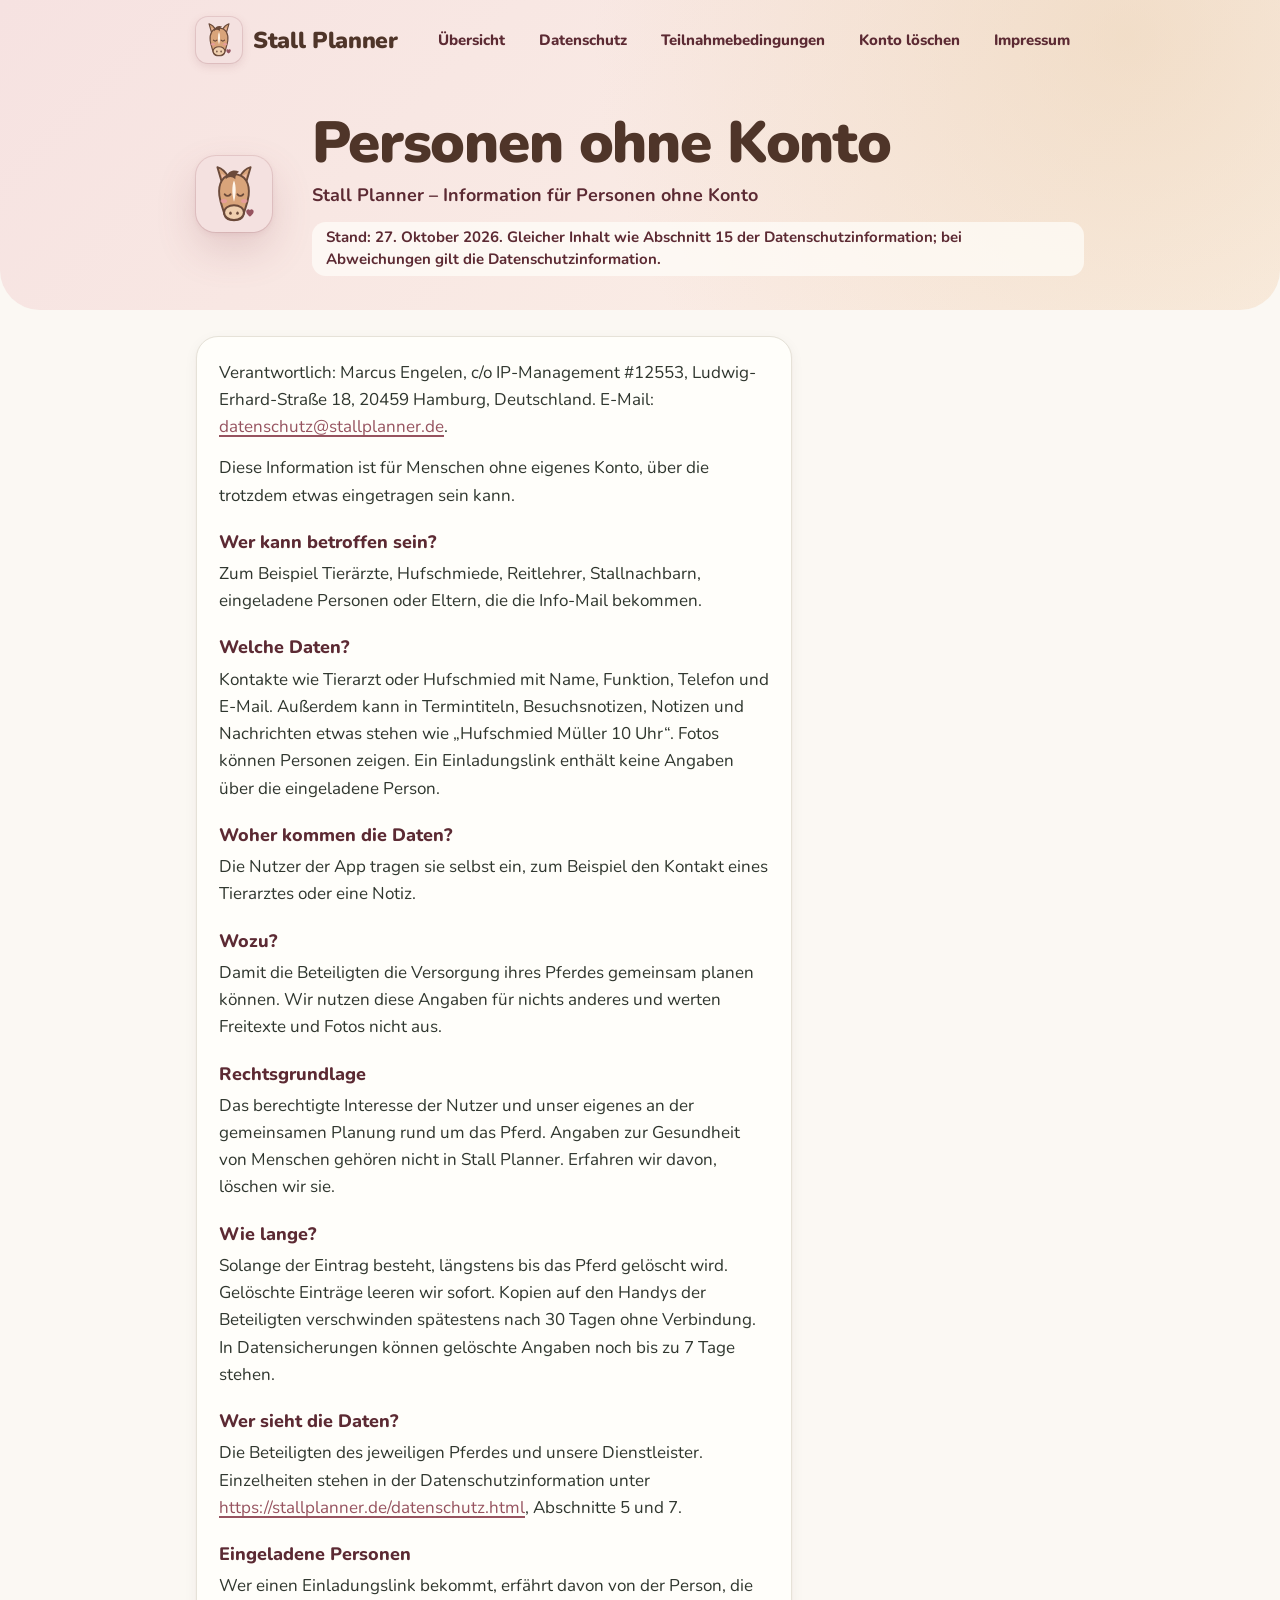
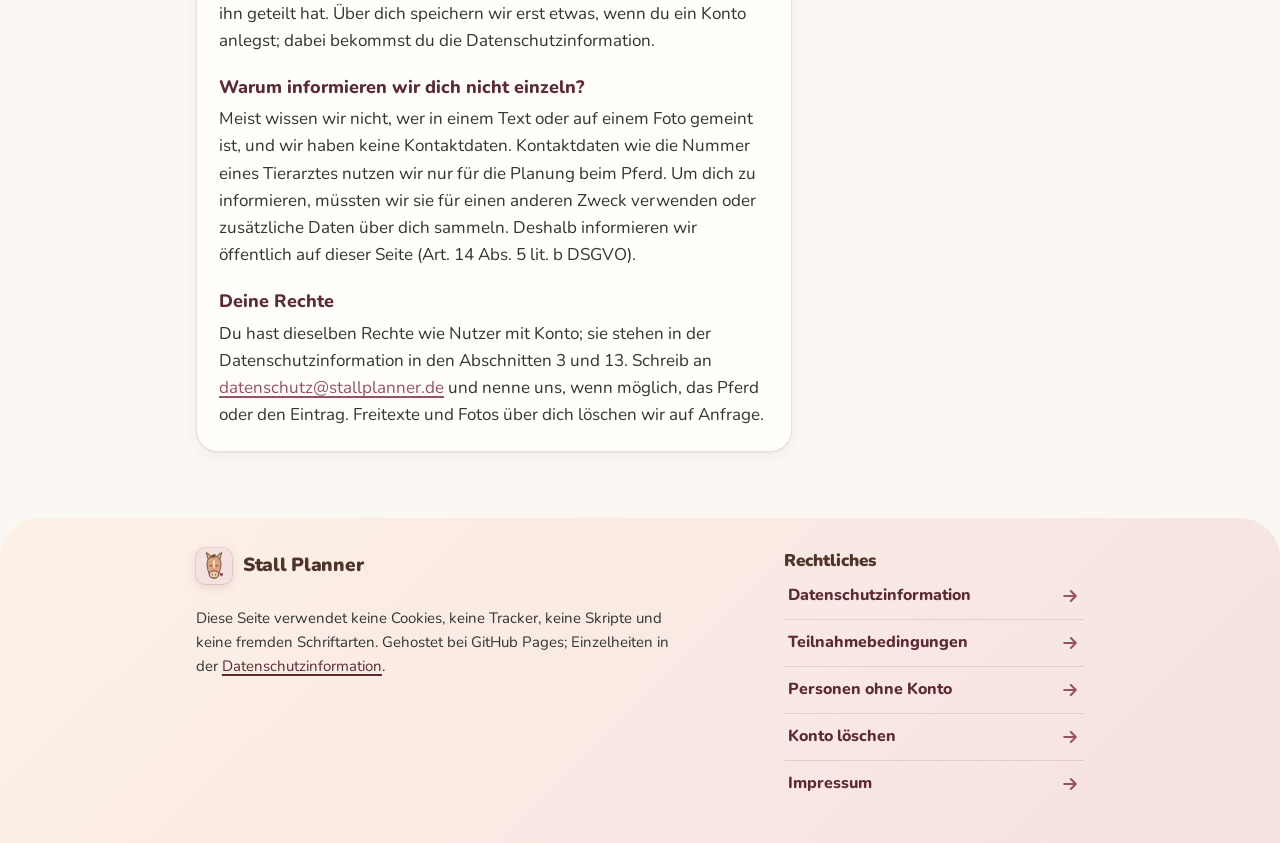
<file: personen-ohne-konto.html>
<!doctype html>
<html lang="de">
<head>
<meta charset="utf-8">
<meta name="viewport" content="width=device-width,initial-scale=1">
<meta http-equiv="Content-Security-Policy" content="default-src 'none'; style-src 'self'; font-src 'self'; img-src 'self'; base-uri 'none'; form-action 'none'">
<meta name="referrer" content="no-referrer">
<meta name="robots" content="noindex">
<meta name="color-scheme" content="light dark">
<meta name="theme-color" content="#f6e2e1" media="(prefers-color-scheme: light)">
<meta name="theme-color" content="#33262a" media="(prefers-color-scheme: dark)">
<title>Personen ohne Konto – Stall Planner</title>
<meta name="description" content="Du hast kein Konto bei Stall Planner, stehst aber vielleicht als Kontakt drin? Hier steht, welche Daten das sein können und welche Rechte du hast.">
<meta property="og:type" content="website">
<meta property="og:site_name" content="Stall Planner">
<meta property="og:title" content="Personen ohne Konto – Stall Planner">
<meta property="og:description" content="Du hast kein Konto bei Stall Planner, stehst aber vielleicht als Kontakt drin? Hier steht, welche Daten das sein können und welche Rechte du hast.">
<meta property="og:url" content="https://stallplanner.de/personen-ohne-konto.html">
<meta property="og:image" content="https://stallplanner.de/assets/og-image.png">
<meta property="og:image:width" content="1200">
<meta property="og:image:height" content="630">
<meta property="og:image:alt" content="Pferdekopf-Logo von Stall Planner mit dem Schriftzug „Stall Planner“ und „Pferd versorgen ohne Chaos“">
<meta property="og:locale" content="de_DE">
<meta name="twitter:card" content="summary_large_image">
<link rel="icon" href="/favicon.ico" sizes="any">
<link rel="icon" href="/assets/favicon.svg" type="image/svg+xml">
<link rel="apple-touch-icon" href="/apple-touch-icon.png">
<link rel="icon" href="/assets/favicon.svg" type="image/svg+xml">
<link rel="preload" href="/fonts/nunito-latin.woff2" as="font" type="font/woff2" crossorigin>
<link rel="stylesheet" href="/assets/style.css">
</head>
<body>
<a class="skip" href="#inhalt">Zum Inhalt springen</a>
<div class="top">
<header class="bar">
<a class="brand" href="index.html"><span class="tile"><img src="/assets/logo.svg" alt="" width="76" height="94"></span>Stall Planner</a>
<nav class="site" aria-label="Seiten"><ul><li><a href="index.html">Übersicht</a></li><li><a href="datenschutz.html">Datenschutz</a></li><li><a href="bedingungen.html">Teilnahmebedingungen</a></li><li><a href="konto-loeschen.html">Konto löschen</a></li><li><a href="impressum.html">Impressum</a></li></ul></nav>
<a class="jump" href="#seiten">Rechtliches<svg viewBox="0 0 24 24" aria-hidden="true" focusable="false"><path d="M12 5v14M6 13l6 6 6-6"/></svg></a>
</header>
<section class="hero" aria-labelledby="titel"><span class="tile small"><img src="/assets/logo.svg" alt="" width="76" height="94"></span><div><h1 id="titel">Personen ohne Konto</h1><p class="sub">Stall Planner – Information für Personen ohne Konto</p><p class="stand">Stand: 27. Oktober 2026. Gleicher Inhalt wie Abschnitt 15 der Datenschutzinformation; bei Abweichungen gilt die Datenschutzinformation.</p></div></section>
</div>
<main id="inhalt">
<div class="read legal">
<section class="card">
<p>Verantwortlich: Marcus Engelen, c/o IP-Management #12553, Ludwig-Erhard-Straße 18, 20459 Hamburg, Deutschland. E-Mail: <a href="mailto:datenschutz@stallplanner.de">datenschutz@stallplanner.de</a>.</p>
<p>Diese Information ist für Menschen ohne eigenes Konto, über die trotzdem etwas eingetragen sein kann.</p>
<h3>Wer kann betroffen sein?</h3>
<p>Zum Beispiel Tierärzte, Hufschmiede, Reitlehrer, Stallnachbarn, eingeladene Personen oder Eltern, die die Info-Mail bekommen.</p>
<h3>Welche Daten?</h3>
<p>Kontakte wie Tierarzt oder Hufschmied mit Name, Funktion, Telefon und E-Mail. Außerdem kann in Termintiteln, Besuchsnotizen, Notizen und Nachrichten etwas stehen wie „Hufschmied Müller 10 Uhr“. Fotos können Personen zeigen. Ein Einladungslink enthält keine Angaben über die eingeladene Person.</p>
<h3>Woher kommen die Daten?</h3>
<p>Die Nutzer der App tragen sie selbst ein, zum Beispiel den Kontakt eines Tierarztes oder eine Notiz.</p>
<h3>Wozu?</h3>
<p>Damit die Beteiligten die Versorgung ihres Pferdes gemeinsam planen können. Wir nutzen diese Angaben für nichts anderes und werten Freitexte und Fotos nicht aus.</p>
<h3>Rechtsgrundlage</h3>
<p>Das berechtigte Interesse der Nutzer und unser eigenes an der gemeinsamen Planung rund um das Pferd. Angaben zur Gesundheit von Menschen gehören nicht in Stall Planner. Erfahren wir davon, löschen wir sie.</p>
<h3>Wie lange?</h3>
<p>Solange der Eintrag besteht, längstens bis das Pferd gelöscht wird. Gelöschte Einträge leeren wir sofort. Kopien auf den Handys der Beteiligten verschwinden spätestens nach 30 Tagen ohne Verbindung. In Datensicherungen können gelöschte Angaben noch bis zu 7 Tage stehen.</p>
<h3>Wer sieht die Daten?</h3>
<p>Die Beteiligten des jeweiligen Pferdes und unsere Dienstleister. Einzelheiten stehen in der Datenschutzinformation unter <a href="https://stallplanner.de/datenschutz.html">https://stallplanner.de/datenschutz.html</a>, Abschnitte 5 und 7.</p>
<h3>Eingeladene Personen</h3>
<p>Wer einen Einladungslink bekommt, erfährt davon von der Person, die ihn geteilt hat. Über dich speichern wir erst etwas, wenn du ein Konto anlegst; dabei bekommst du die Datenschutzinformation.</p>
<h3>Warum informieren wir dich nicht einzeln?</h3>
<p>Meist wissen wir nicht, wer in einem Text oder auf einem Foto gemeint ist, und wir haben keine Kontaktdaten. Kontaktdaten wie die Nummer eines Tierarztes nutzen wir nur für die Planung beim Pferd. Um dich zu informieren, müssten wir sie für einen anderen Zweck verwenden oder zusätzliche Daten über dich sammeln. Deshalb informieren wir öffentlich auf dieser Seite (Art. 14 Abs. 5 lit. b DSGVO).</p>
<h3>Deine Rechte</h3>
<p>Du hast dieselben Rechte wie Nutzer mit Konto; sie stehen in der Datenschutzinformation in den Abschnitten 3 und 13. Schreib an <a href="mailto:datenschutz@stallplanner.de">datenschutz@stallplanner.de</a> und nenne uns, wenn möglich, das Pferd oder den Eintrag. Freitexte und Fotos über dich löschen wir auf Anfrage.</p>
</section>
</div>
</main>
<footer>
<div class="foot">
<a class="brand" href="index.html"><span class="tile"><img src="/assets/logo.svg" alt="" width="76" height="94"></span>Stall Planner</a>
<nav class="pages" id="seiten" aria-labelledby="seiten-titel">
<h2 id="seiten-titel">Rechtliches</h2>
<ul class="rows">
<li><a href="datenschutz.html"><span>Datenschutzinformation</span><svg viewBox="0 0 24 24" aria-hidden="true" focusable="false"><path d="M5 12h14M13 6l6 6-6 6"/></svg></a></li>
<li><a href="bedingungen.html"><span>Teilnahmebedingungen</span><svg viewBox="0 0 24 24" aria-hidden="true" focusable="false"><path d="M5 12h14M13 6l6 6-6 6"/></svg></a></li>
<li><a href="personen-ohne-konto.html" aria-current="page"><span>Personen ohne Konto</span><svg viewBox="0 0 24 24" aria-hidden="true" focusable="false"><path d="M5 12h14M13 6l6 6-6 6"/></svg></a></li>
<li><a href="konto-loeschen.html"><span>Konto löschen</span><svg viewBox="0 0 24 24" aria-hidden="true" focusable="false"><path d="M5 12h14M13 6l6 6-6 6"/></svg></a></li>
<li><a href="impressum.html"><span>Impressum</span><svg viewBox="0 0 24 24" aria-hidden="true" focusable="false"><path d="M5 12h14M13 6l6 6-6 6"/></svg></a></li>
</ul>
</nav>
<p class="quiet">Diese Seite verwendet keine Cookies, keine Tracker, keine Skripte und keine fremden Schriftarten. Gehostet bei GitHub Pages; Einzelheiten in der <a href="datenschutz.html">Datenschutzinformation</a>.</p>
</div>
</footer>
</body>
</html>
</file>
<file: assets/style.css>
/* Stall Planner – stallplanner.de, Design B „Warm und freundlich“ (gewählt 23.10.2026).
   Quelle: site/assets/style.css, ausgeliefert als /assets/style.css (scripts/build-legal-site.mjs).
   Farben und Schrift aus der App (web/planner-theme.css), Nunito selbst gehostet unter /fonts/.
   Keine Skripte, keine fremden Quellen. Bilder nur /assets/logo.svg und /assets/favicon.svg.
   Pfade absolut, damit auch /einladung (GitHub Pages liefert einladung.html) alles findet. */

@font-face{font-family:"Nunito";font-style:normal;font-weight:400 900;font-display:swap;src:url("/fonts/nunito-latin.woff2") format("woff2");unicode-range:U+0000-00FF,U+0131,U+0152-0153,U+02BB-02BC,U+02C6,U+02DA,U+02DC,U+0304,U+0308,U+0329,U+2000-206F,U+20AC,U+2122,U+2191,U+2193,U+2212,U+2215,U+FEFF,U+FFFD}
@font-face{font-family:"Nunito";font-style:normal;font-weight:400 900;font-display:swap;src:url("/fonts/nunito-latin-ext.woff2") format("woff2");unicode-range:U+0100-02BA,U+02BD-02C5,U+02C7-02CC,U+02CE-02D7,U+02DD-02FF,U+0304,U+0308,U+0329,U+1D00-1DBF,U+1E00-1E9F,U+1EF2-1EFF,U+2020,U+20A0-20AB,U+20AD-20C0,U+2113,U+2C60-2C7F,U+A720-A7FF}

:root{
  color-scheme:light dark;
  --bg:#fbf8f3; --surface:#fffefa; --ink:#2f362e; --muted:#5f655a; --line:#e6e2d8;
  --rose:#96535f; --on-rose:#ffffff; --rose-light:#f2e0df; --rose-ink:#5c2a33;
  --sage:#e3ebde; --green-ink:#2b452c;
  --sand-light:#f6ead8; --sand-ink:#6b4a1f;
  --info-bg:#e5edf7; --info-fg:#28486b;
  --brown:#4f3529;            /* Wortmarke, wie in der Vorstellungsgrafik */
  --tile:#f4e1e0;             /* Icon-Grund aus dem App-Symbol */
  --tile-ring:rgba(150,83,95,.16);
  --hero-a:#f6e2e1; --hero-b:#fcf1e7; --hero-glow:rgba(229,200,160,.42);
  --card-shadow:0 1px 2px rgba(60,40,30,.06),0 4px 14px rgba(60,40,30,.05);
  --logo-shadow:0 18px 40px rgba(150,83,95,.20),0 2px 6px rgba(150,83,95,.10);
  --pill:rgba(255,254,250,.72);
  --measure:55ch;             /* Lesebreite: im Schnitt ca. 65, höchstens ca. 75 Zeichen je Zeile */
}
@media (prefers-color-scheme:dark){
  :root{
    --bg:#141714; --surface:#1e221e; --ink:#eceae3; --muted:#b8b7ad; --line:#323731;
    --rose:#e6a6b1; --on-rose:#4b1d27; --rose-light:#5a2e37; --rose-ink:#f8dde2;
    --sage:#283627; --green-ink:#d3e6cc;
    --sand-light:#3a3126; --sand-ink:#f0d7b0;
    --info-bg:#24324a; --info-fg:#b4c8f0;
    --brown:#f6e6da;
    --tile:#f4e1e0;           /* bleibt hell: der Pferdekopf steht immer auf der hellen Kachel */
    --tile-ring:rgba(255,255,255,.10);
    --hero-a:#33262a; --hero-b:#1b1e1a; --hero-glow:rgba(107,86,56,.35);
    --card-shadow:0 1px 2px rgba(0,0,0,.3);
    --logo-shadow:0 14px 34px rgba(0,0,0,.45);
    --pill:rgba(30,34,30,.7);
  }
}

*{box-sizing:border-box}
html{-webkit-text-size-adjust:100%}
body{margin:0;background:var(--bg);color:var(--ink);font:17px/1.6 "Nunito","Segoe UI",Roboto,Helvetica,Arial,sans-serif;overflow-wrap:break-word}
img,svg{max-width:100%}
a{color:var(--rose);text-underline-offset:3px;text-decoration-thickness:1.5px}
a:hover{text-decoration-thickness:2.5px}
a:focus-visible,summary:focus-visible{outline:3px solid var(--rose);outline-offset:3px;border-radius:10px}
strong{font-weight:700}

.skip{position:absolute;left:-9999px;top:0;background:var(--surface);color:var(--rose-ink);padding:12px 16px;font-weight:800;border-radius:0 0 14px 14px;z-index:10}
.skip:focus{left:16px}
.vh{position:absolute;width:1px;height:1px;overflow:hidden;clip:rect(0 0 0 0);white-space:nowrap}

/* Logo-Kachel: überall dieselbe Form wie App-Symbol, favicon.svg und Mail-Logo.
   Ecken 26 % der Kantenlänge, Pferdekopf 79 % hoch, Grund #f4e1e0. */
.tile{display:inline-grid;place-items:center;flex:none;background:var(--tile);border-radius:26%;box-shadow:0 0 0 1px var(--tile-ring)}
.tile img{display:block;width:79%;height:79%}

/* Kopfbereich: weicher Verlauf Rosé zu Creme, wie die Vorstellungsgrafik bei Google Play */
.top{
  background:radial-gradient(circle at 88% 12%,var(--hero-glow),transparent 46%),linear-gradient(135deg,var(--hero-a) 0%,var(--hero-b) 100%);
  border-radius:0 0 40px 40px;padding-bottom:30px;
}
.bar{max-width:920px;margin:0 auto;padding:14px 16px 0;display:flex;flex-wrap:wrap;align-items:center;justify-content:space-between;gap:6px 16px}
.brand{display:inline-flex;align-items:center;gap:11px;min-height:52px;color:var(--brown);text-decoration:none;font-weight:900;font-size:23px;letter-spacing:-.015em;line-height:1}
.brand:hover{text-decoration:none}
.brand .tile{width:46px;height:46px;box-shadow:0 0 0 1px var(--tile-ring),0 3px 10px rgba(150,83,95,.18)}

/* Navigation: am Desktop fünf Pillen in einer Zeile, am Handy ein Knopf zur Liste im Fuß (ohne JavaScript) */
.site ul{display:flex;flex-wrap:wrap;gap:6px;list-style:none;margin:0;padding:0}
.site li{margin:0}
.site a,.jump{display:inline-flex;align-items:center;gap:6px;min-height:44px;padding:0 14px;border-radius:999px;color:var(--rose-ink);font-weight:800;font-size:15px;text-decoration:none}
.site a:hover{background:var(--pill)}
.site a[aria-current="page"]{background:var(--surface);box-shadow:var(--card-shadow)}
.jump{display:none;background:var(--surface);box-shadow:var(--card-shadow)}
.jump svg{width:18px;height:18px;fill:none;stroke:currentColor;stroke-width:2.4;stroke-linecap:round;stroke-linejoin:round}
@media (max-width:679px){
  .site{display:none}
  .bar{flex-wrap:nowrap;gap:10px}
  .brand{font-size:21px;gap:10px;min-width:0}
  .brand .tile{width:42px;height:42px}
  .jump{display:inline-flex;flex:none;padding:0 12px 0 14px;font-size:14.5px;gap:4px}
}

.hero{max-width:920px;margin:0 auto;padding:26px 16px 4px;display:grid;gap:22px;align-items:center}
.hero .tile.big{width:150px;height:150px;box-shadow:0 0 0 1px var(--tile-ring),var(--logo-shadow)}
.hero .tile.small{width:76px;height:76px;box-shadow:0 0 0 1px var(--tile-ring),var(--logo-shadow)}
.hero>div{min-width:0}
.hero h1{hyphens:manual;margin:0;color:var(--brown);font-weight:900;font-size:clamp(32px,8vw,58px);line-height:1.06;letter-spacing:-.02em}
.hero .tag{margin:8px 0 0;color:var(--brown);font-weight:800;font-size:clamp(21px,4.6vw,30px);line-height:1.2}
.hero .sub{margin:8px 0 0;color:var(--rose-ink);font-weight:700;font-size:18px}
.hero .lead{margin:12px 0 0;font-size:19px;max-width:var(--measure)}
.stand{display:inline-block;margin:12px 0 0;padding:5px 14px;border-radius:14px;background:var(--pill);color:var(--rose-ink);font-weight:700;font-size:15px;line-height:1.45}
.hero.center{text-align:center;justify-items:center}
.hero.center .tile.big{width:184px;height:184px}
.hero.center .lead{margin-left:auto;margin-right:auto}
.hero.center :is(h1,.lead,.sub){text-wrap:balance} /* zentrierte Zeilen ohne einzelnes Wort am Ende („geschickt.“) */
@media (min-width:760px){
  .hero{grid-template-columns:auto 1fr;gap:40px;padding-top:46px}
  .hero.center{grid-template-columns:1fr}
  .hero .tile.big{width:200px;height:200px}
  .hero.center .tile.big{width:210px;height:210px}
}

main{max-width:920px;margin:0 auto;padding:8px 16px 28px}
main>p:not(.draft){max-width:var(--measure)} /* Einleitung im Impressum: gleiche Lesebreite wie in den Karten */
.card{background:var(--surface);border:1px solid var(--line);border-radius:22px;padding:22px 22px 8px;box-shadow:var(--card-shadow);margin:18px 0;min-width:0}
.card :is(p,li,h3){max-width:var(--measure)}
.card.rose{background:var(--rose-light);border-color:transparent}
.card.rose,.card.rose a:not(.btn){color:var(--rose-ink)}
.card.sage{background:var(--sage);border-color:transparent;color:var(--green-ink)}
.card.sand{background:var(--sand-light);border-color:transparent;color:var(--sand-ink)}
.card.sage a,.card.sand a{color:inherit}
h2{display:flex;align-items:center;gap:12px;margin:0 0 12px;font-size:21px;line-height:1.25;font-weight:900}
h3{margin:22px 0 6px;font-size:18px;line-height:1.3;font-weight:800}
p,ul,ol{margin:0 0 14px}
ul,ol{padding-left:22px}
li+li{margin-top:6px}
.ico{display:inline-grid;place-items:center;width:42px;height:42px;border-radius:14px;flex:none}
.ico svg{width:22px;height:22px;fill:none;stroke:currentColor;stroke-width:2;stroke-linecap:round;stroke-linejoin:round}
.ico.rose{background:var(--rose-light);color:var(--rose-ink)}
.ico.sage{background:var(--sage);color:var(--green-ink)}
.ico.sand{background:var(--sand-light);color:var(--sand-ink)}
.ico.info{background:var(--info-bg);color:var(--info-fg)}
.card.rose .ico,.card.sage .ico,.card.sand .ico{background:var(--surface)}
@media (min-width:760px){
  .two{display:grid;grid-template-columns:1fr 1fr;gap:0 18px;align-items:start}
}

.chips{display:flex;flex-wrap:wrap;gap:8px;list-style:none;padding:0;margin:4px 0 16px}
.card .chips li{margin:0;max-width:none;padding:6px 15px;border-radius:999px;background:var(--sand-light);color:var(--sand-ink);font-weight:800;font-size:16px}
.card .chips li:nth-child(3n+2){background:var(--sage);color:var(--green-ink)}
.card .chips li:nth-child(3n){background:var(--rose-light);color:var(--rose-ink)}
.checks{list-style:none;padding:0;display:flex;flex-wrap:wrap;gap:8px 18px}
.checks li{margin:0;display:flex;align-items:center;gap:8px;font-weight:800;color:var(--green-ink)}
.checks svg{width:22px;height:22px;flex:none;fill:none;stroke:currentColor;stroke-width:2.6;stroke-linecap:round;stroke-linejoin:round}

.note{background:var(--sand-light);color:var(--sand-ink);border-radius:16px;padding:14px 16px;margin:0 0 16px;display:flex;gap:12px;align-items:flex-start;max-width:calc(var(--measure) + 66px)}
.note svg{width:22px;height:22px;flex:none;margin-top:2px;fill:none;stroke:currentColor;stroke-width:2;stroke-linecap:round;stroke-linejoin:round}
.note p{margin:0}

.btn{display:inline-flex;align-items:center;gap:10px;min-height:50px;padding:0 24px;border-radius:999px;background:var(--rose);color:var(--on-rose);font-weight:800;text-decoration:none;margin:2px 0 16px;box-shadow:0 6px 18px rgba(110,50,60,.22)}
.btn:hover{text-decoration:none;filter:brightness(1.06)}
.btn:focus-visible{outline:3px solid var(--rose);outline-offset:3px}
.btn svg{width:20px;height:20px;fill:none;stroke:currentColor;stroke-width:2.4;stroke-linecap:round;stroke-linejoin:round}

/* Linkliste mit großen Tippzielen (Übersicht und Fuß) */
.rows{list-style:none;padding:0;margin:0 0 14px}
.rows li{margin:0;border-top:1px solid var(--line);max-width:none}
.rows li:first-child{border-top:0}
.rows a{display:flex;align-items:center;justify-content:space-between;gap:12px;min-height:52px;padding:6px 4px;font-weight:800;text-decoration:none;color:var(--rose-ink)}
.rows a span{min-width:0;overflow-wrap:anywhere}
.rows a:hover span{text-decoration:underline}
.rows svg{width:20px;height:20px;flex:none;fill:none;stroke:var(--rose);stroke-width:2.4;stroke-linecap:round;stroke-linejoin:round}

/* Nummerierte Schritte mit runden Ziffern */
.steps{list-style:none;padding:0;counter-reset:s}
.steps>li{counter-increment:s;position:relative;padding-left:50px;min-height:36px;margin:0 0 14px;max-width:calc(var(--measure) + 50px)}
.steps>li::before{content:counter(s);position:absolute;left:0;top:-2px;width:36px;height:36px;border-radius:50%;background:var(--rose);color:var(--on-rose);font-weight:900;display:grid;place-items:center;font-size:17px}
.steps>li>strong:first-child{display:block}

/* Rechtstexte: schmale Lesespalte, jeder Abschnitt eine Karte */
.read{max-width:calc(var(--measure) + 46px)}
.read p,.read li{overflow-wrap:anywhere}
.legal h2{font-size:20px}
.legal h2:has(.num){align-items:flex-start}
.legal h2 .num+span{padding-top:6px}
.legal h2 .num{display:inline-grid;place-items:center;min-width:38px;height:38px;padding:0 8px;border-radius:13px;background:var(--rose-light);color:var(--rose-ink);font-size:17px;flex:none}
.legal h3{color:var(--rose-ink)}
.legal ul li::marker{color:var(--rose)}
.soft{display:inline-block;text-transform:lowercase}
.soft::first-letter{text-transform:uppercase}
.toc-card{padding:0}
.toc-card summary{display:flex;align-items:center;gap:12px;min-height:56px;padding:8px 22px;cursor:pointer;font-weight:900;font-size:18px;list-style:none;border-radius:22px}
.toc-card summary::-webkit-details-marker{display:none}
.toc-card summary::after{content:"";margin-left:auto;width:10px;height:10px;border-right:2.5px solid var(--rose);border-bottom:2.5px solid var(--rose);transform:rotate(45deg) translate(-2px,-2px)}
.toc-card[open] summary::after{transform:rotate(-135deg) translate(-2px,-2px)}
.toc-card .toc{margin:0;padding:0 22px 14px 22px;list-style:none}
.toc-card .toc li{margin:0;border-top:1px solid var(--line);max-width:none}
.toc-card .toc a{display:block;padding:10px 0;font-weight:700;text-decoration:none;color:var(--rose-ink)}
.toc-card .toc a:hover{text-decoration:underline}
.address{font-style:normal;background:var(--sand-light);color:var(--sand-ink);border-radius:16px;padding:14px 18px;margin:0 0 16px;font-weight:600;line-height:1.55}
.kv{display:grid;grid-template-columns:1fr;gap:0;margin:0 0 14px}
.kv div{padding:10px 0;border-top:1px solid var(--line);min-width:0}
.kv div:first-child{border-top:0}
.kv dt{color:var(--muted);font-size:15px;font-weight:600}
.kv dd{margin:0;font-weight:600;overflow-wrap:anywhere}
.kv dd a{display:inline-block;padding:4px 0}
@media (min-width:600px){.kv div{display:grid;grid-template-columns:minmax(8em,13em) 1fr;gap:12px;align-items:baseline}}
@media (min-width:600px){.two .kv div{display:block}} /* in halber Kartenbreite untereinander, sonst wird die Wertspalte zu schmal */

/* Fuß: gespiegelter Verlauf, runde Oberkante, Liste aller Seiten */
footer{margin-top:20px;background:linear-gradient(135deg,var(--hero-b) 0%,var(--hero-a) 100%);border-radius:40px 40px 0 0;color:var(--ink)}
.foot{max-width:920px;margin:0 auto;padding:26px 16px 36px;font-size:15px;display:grid;gap:10px 48px}
.foot .brand{font-size:19px;min-height:44px}
.foot .brand .tile{width:36px;height:36px}
.foot p{margin:8px 0;max-width:var(--measure)}
.foot .quiet a{color:var(--rose-ink)}
.foot h2{font-size:17px;margin:6px 0 2px;color:var(--brown)}
.foot .rows{margin:0}
.foot .rows li{border-color:rgba(150,83,95,.18)}
.foot .rows a{min-height:46px;font-size:16px}
@media (min-width:760px){
  .foot{grid-template-columns:minmax(0,1fr) minmax(260px,300px);grid-template-rows:auto 1fr;align-items:start}
  .foot .pages{grid-column:2;grid-row:1 / span 2}
}

@media (max-width:480px){
  body{font-size:16.5px}
  .card{padding:18px 16px 4px;border-radius:20px}
  .toc-card{padding:0}
  .toc-card summary{padding:8px 16px}
  .toc-card .toc{padding:0 16px 12px}
  h2{font-size:19px}
  .legal h2{font-size:19px}
  .bar{padding-bottom:4px}
  .hero .lead{font-size:18px}
}
@media (max-width:359px){
  .bar .brand{font-size:19px;gap:8px}
  .bar .brand .tile{width:38px;height:38px}
  .jump{padding:0 12px}
  .jump svg{display:none}
}
/* Nur in der Entwurfsfassung (--draft): Hinweis oben und markierte offene Stellen */
.draft{margin:18px 0;padding:12px 16px;border:2px dashed var(--rose);border-radius:16px;background:var(--surface);color:var(--rose-ink);font-weight:800}
mark{background:var(--sand-light);color:var(--sand-ink);padding:0 4px;border-radius:6px;box-shadow:0 0 0 2px var(--rose)}

@media (prefers-reduced-motion:reduce){*{transition:none!important}}
@media print{
  .top,footer{background:none}.site,.jump,.skip,.btn{display:none}
  .card{box-shadow:none;border:1px solid #ccc}body{background:#fff;color:#000}
  .toc-card{display:none}
}
</file>
